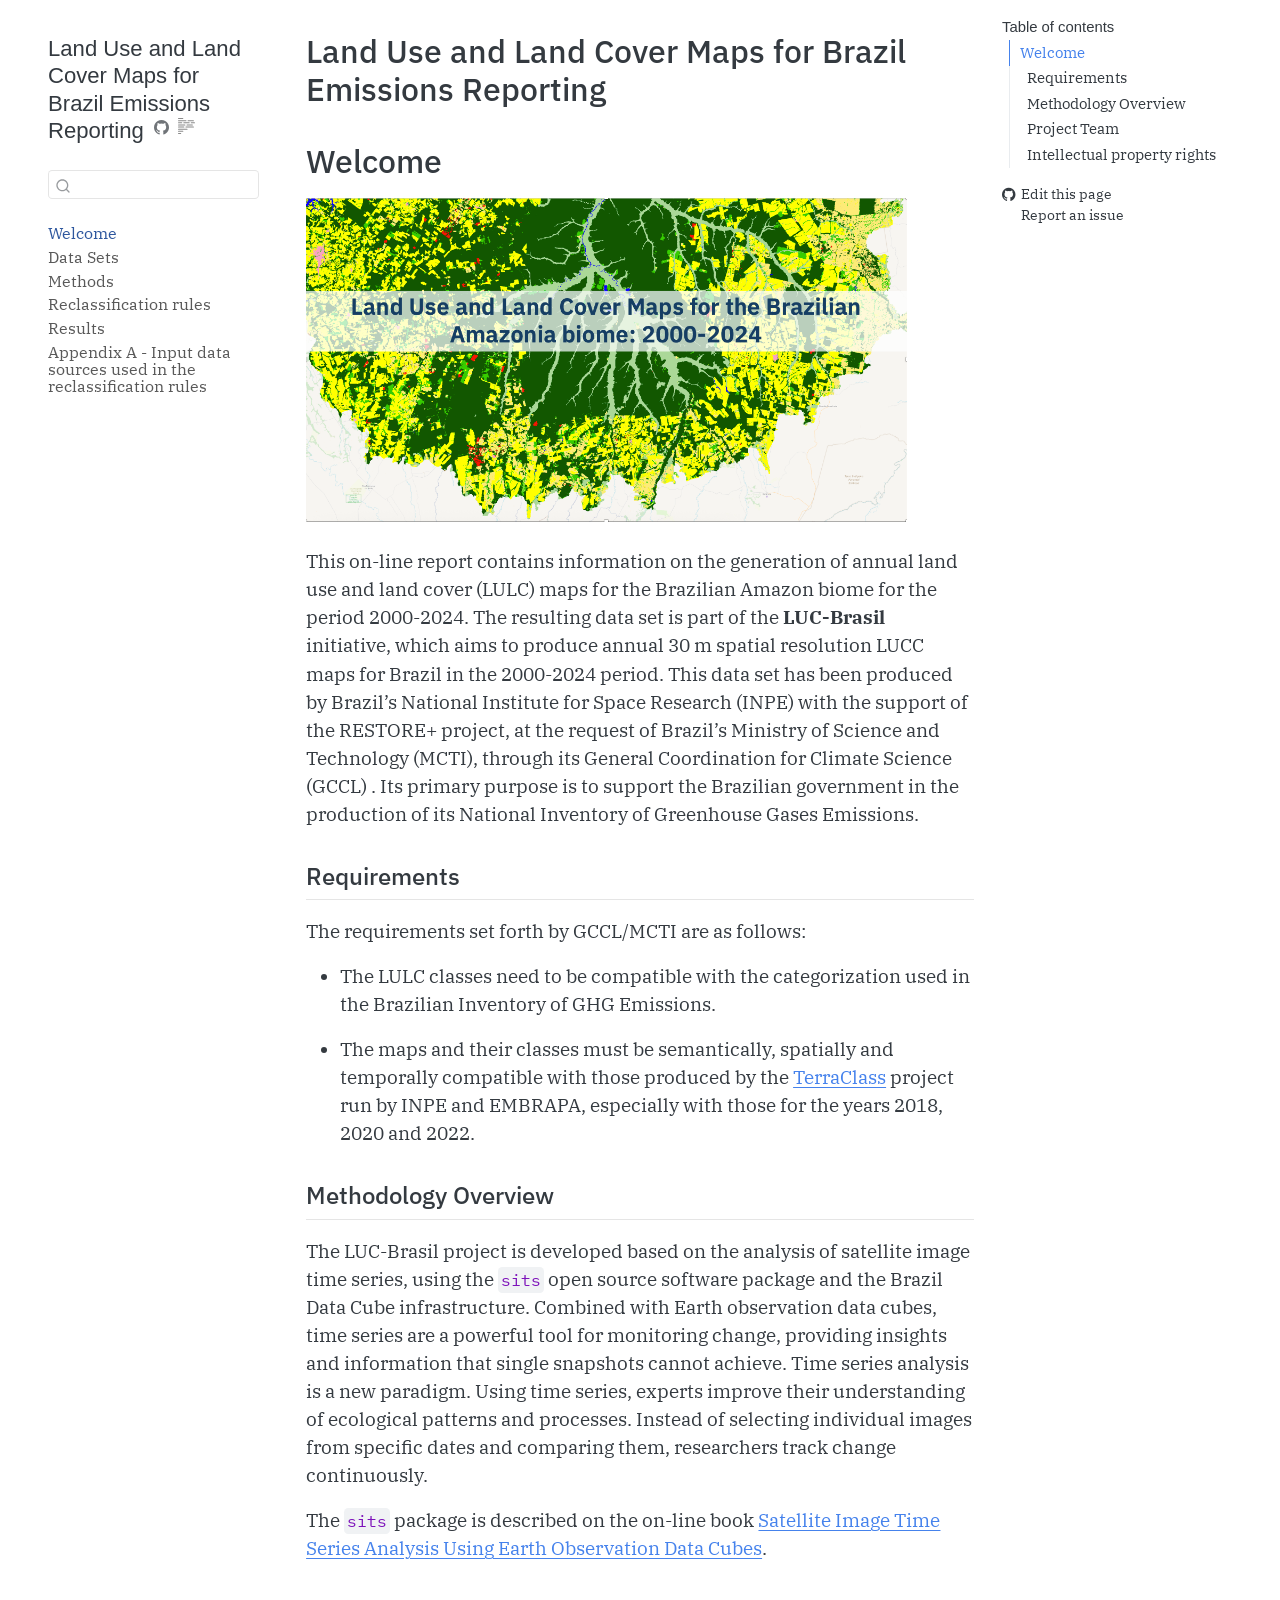
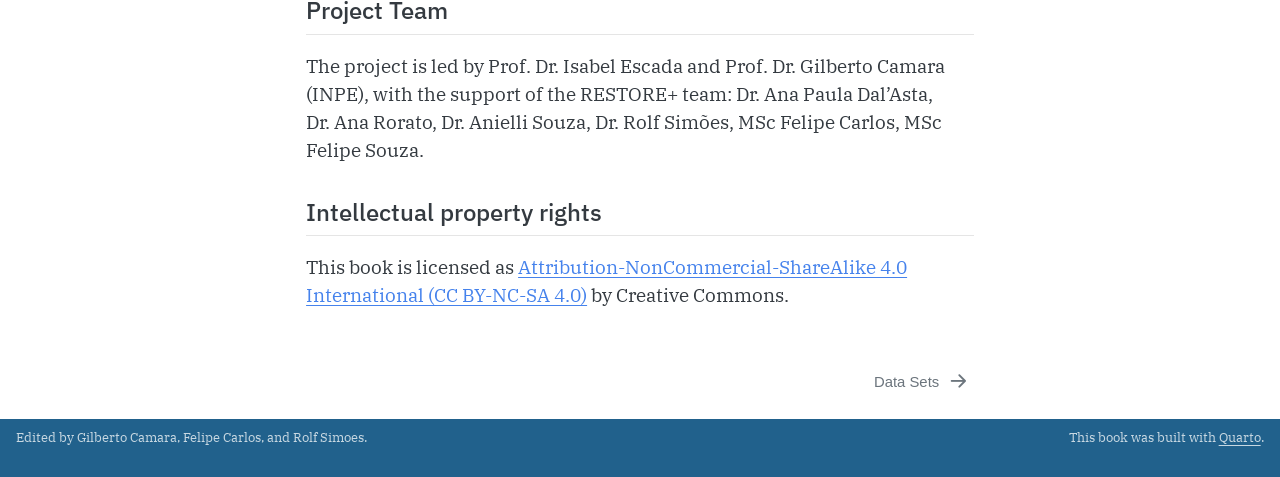
<file: docs/index.html>
<!DOCTYPE html>
<html xmlns="http://www.w3.org/1999/xhtml" lang="en" xml:lang="en"><head>
<meta http-equiv="Content-Type" content="text/html; charset=UTF-8">
<meta charset="utf-8">
<meta name="generator" content="quarto-1.10.18">
<meta name="viewport" content="width=device-width, initial-scale=1.0, user-scalable=yes">
<meta name="author" content="Gilberto Camara, Felipe Carlos, and Rolf Simoes">
<title>Land Use and Land Cover Maps for Brazil Emissions Reporting</title>
<style>
/* Default styles provided by pandoc.
** See https://pandoc.org/MANUAL.html#variables-for-html for config info.
*/
span.smallcaps{font-variant: small-caps;}
div.columns{display: flex; gap: 1.5em;}
div.column{flex: auto;}
@media screen {
div.columns{gap: min(4vw, 1.5em);}
div.column{overflow-x: auto;}
}
div.hanging-indent{margin-left: 1.5em; text-indent: -1.5em;}
ul.task-list{list-style: none;}
ul.task-list li input[type="checkbox"] {
  width: 0.8em;
  margin: 0 0.8em 0.2em -1em; /* quarto-specific, see https://github.com/quarto-dev/quarto-cli/issues/4556 */ 
  vertical-align: middle;
}
</style>

<script src="site_libs/quarto-nav/quarto-nav.js"></script>
<script src="site_libs/quarto-nav/headroom.min.js"></script>
<script src="site_libs/clipboard/clipboard.min.js"></script>
<script src="site_libs/quarto-search/autocomplete.umd.js"></script>
<script src="site_libs/quarto-search/fuse.min.js"></script>
<script src="site_libs/quarto-search/quarto-search.js"></script>
<meta name="quarto:offset" content="./">
<link href="./data.html" rel="next">
<script src="site_libs/quarto-html/quarto.js" type="module"></script>
<script src="site_libs/quarto-html/tabsets/tabsets.js" type="module"></script>
<script src="site_libs/quarto-html/popper.min.js"></script>
<script src="site_libs/quarto-html/tippy.umd.min.js"></script>
<script src="site_libs/quarto-html/anchor.min.js"></script>
<link href="site_libs/quarto-html/tippy.css" rel="stylesheet">
<link href="site_libs/quarto-html/quarto-syntax-highlighting-64a204ab8560d761af7679ceaba22944.css" rel="stylesheet" id="quarto-text-highlighting-styles">
<script src="site_libs/bootstrap/bootstrap.min.js"></script>
<link href="site_libs/bootstrap/bootstrap-icons.css" rel="stylesheet">
<link href="site_libs/bootstrap/bootstrap-fb714311b391b0cc506359a5f32b0783.min.css" rel="stylesheet" append-hash="true" id="quarto-bootstrap" data-mode="light"><script id="quarto-search-options" type="application/json">{
  "location": "sidebar",
  "copy-button": false,
  "collapse-after": 3,
  "panel-placement": "start",
  "type": "textbox",
  "limit": 50,
  "keyboard-shortcut": [
    "f",
    "/",
    "s"
  ],
  "show-item-context": false,
  "language": {
    "search-no-results-text": "No results",
    "search-matching-documents-text": "matching documents",
    "search-copy-link-title": "Copy link to search",
    "search-hide-matches-text": "Hide additional matches",
    "search-more-match-text": "more match in this document",
    "search-more-matches-text": "more matches in this document",
    "search-clear-button-title": "Clear",
    "search-text-placeholder": "",
    "search-detached-cancel-button-title": "Cancel",
    "search-submit-button-title": "Submit",
    "search-label": "Search"
  }
}</script>
</head>
<body class="nav-sidebar floating quarto-light">

<div id="quarto-search-results"></div>
  <header id="quarto-header" class="headroom fixed-top"><nav class="quarto-secondary-nav"><div class="container-fluid d-flex">
      <button type="button" class="quarto-btn-toggle btn" data-bs-toggle="collapse" role="button" data-bs-target=".quarto-sidebar-collapse-item" aria-controls="quarto-sidebar" aria-expanded="false" aria-label="Toggle sidebar navigation" onclick="if (window.quartoToggleHeadroom) { window.quartoToggleHeadroom(); }">
        <i class="bi bi-layout-text-sidebar-reverse"></i>
      </button>
        <nav class="quarto-page-breadcrumbs" aria-label="breadcrumb"><ol class="breadcrumb"><li class="breadcrumb-item"><a href="./index.html">Welcome</a></li></ol></nav>
        <a class="flex-grow-1" role="navigation" data-bs-toggle="collapse" data-bs-target=".quarto-sidebar-collapse-item" aria-controls="quarto-sidebar" aria-expanded="false" aria-label="Toggle sidebar navigation" onclick="if (window.quartoToggleHeadroom) { window.quartoToggleHeadroom(); }">      
        </a>
      <button type="button" class="btn quarto-search-button" aria-label="Search" onclick="window.quartoOpenSearch();">
        <i class="bi bi-search"></i>
      </button>
    </div>
  </nav></header><!-- content --><div id="quarto-content" class="quarto-container page-columns page-rows-contents page-layout-article">
<!-- sidebar -->
  <nav id="quarto-sidebar" class="sidebar collapse collapse-horizontal quarto-sidebar-collapse-item sidebar-navigation floating overflow-auto"><div class="pt-lg-2 mt-2 text-left sidebar-header">
    <div class="sidebar-title mb-0 py-0">
      <a href="./">Land Use and Land Cover Maps for Brazil Emissions Reporting</a> 
        <div class="sidebar-tools-main">
    <a href="https://github.com/restore-plus/docs" title="Source Code" class="quarto-navigation-tool px-1" aria-label="Source Code"><i class="bi bi-github"></i></a>
  <a href="" class="quarto-reader-toggle quarto-navigation-tool px-1" onclick="window.quartoToggleReader(); return false;" title="Toggle reader mode">
  <div class="quarto-reader-toggle-btn">
  <i class="bi"></i>
  </div>
</a>
</div>
    </div>
      </div>
        <div class="mt-2 flex-shrink-0 align-items-center">
        <div class="sidebar-search">
        <div id="quarto-search" class="" title="Search"></div>
        </div>
        </div>
    <div class="sidebar-menu-container"> 
    <ul class="list-unstyled mt-1">
<li class="sidebar-item">
  <div class="sidebar-item-container"> 
  <a href="./index.html" class="sidebar-item-text sidebar-link active">
 <span class="menu-text">Welcome</span></a>
  </div>
</li>
        <li class="sidebar-item">
  <div class="sidebar-item-container"> 
  <a href="./data.html" class="sidebar-item-text sidebar-link">
 <span class="menu-text">Data Sets</span></a>
  </div>
</li>
        <li class="sidebar-item">
  <div class="sidebar-item-container"> 
  <a href="./methods.html" class="sidebar-item-text sidebar-link">
 <span class="menu-text">Methods</span></a>
  </div>
</li>
        <li class="sidebar-item">
  <div class="sidebar-item-container"> 
  <a href="./reclassification.html" class="sidebar-item-text sidebar-link">
 <span class="menu-text">Reclassification rules</span></a>
  </div>
</li>
        <li class="sidebar-item">
  <div class="sidebar-item-container"> 
  <a href="./results.html" class="sidebar-item-text sidebar-link">
 <span class="menu-text">Results</span></a>
  </div>
</li>
        <li class="sidebar-item">
  <div class="sidebar-item-container"> 
  <a href="./appendix-a.html" class="sidebar-item-text sidebar-link">
 <span class="menu-text">Appendix A - Input data sources used in the reclassification rules</span></a>
  </div>
</li>
    </ul>
</div>
</nav><div id="quarto-sidebar-glass" class="quarto-sidebar-collapse-item" data-bs-toggle="collapse" data-bs-target=".quarto-sidebar-collapse-item"></div>
<!-- margin-sidebar -->
    <div id="quarto-margin-sidebar" class="sidebar margin-sidebar">
        <nav id="TOC" role="doc-toc" class="toc-active"><h2 id="toc-title">Table of contents</h2>
   
  <ul>
<li>
<a href="#welcome" id="toc-welcome" class="nav-link active" data-scroll-target="#welcome">Welcome</a>
  <ul class="collapse">
<li><a href="#requirements" id="toc-requirements" class="nav-link" data-scroll-target="#requirements">Requirements</a></li>
  <li><a href="#methodology-overview" id="toc-methodology-overview" class="nav-link" data-scroll-target="#methodology-overview">Methodology Overview</a></li>
  <li><a href="#project-team" id="toc-project-team" class="nav-link" data-scroll-target="#project-team">Project Team</a></li>
  <li><a href="#intellectual-property-rights" id="toc-intellectual-property-rights" class="nav-link" data-scroll-target="#intellectual-property-rights">Intellectual property rights</a></li>
  </ul>
</li>
  </ul><div class="toc-actions"><ul><li><a href="https://github.com/restore-plus/docs/edit/quarto/index.qmd" class="toc-action"><i class="bi bi-github"></i>Edit this page</a></li><li><a href="https://github.com/restore-plus/docs/issues/new" class="toc-action"><i class="bi empty"></i>Report an issue</a></li></ul></div></nav>
    </div>
<!-- main -->
<main class="content" id="quarto-document-content"><header id="title-block-header" class="quarto-title-block default"><div class="quarto-title">
<h1 class="title">Land Use and Land Cover Maps for Brazil Emissions Reporting</h1>
</div>



<div class="quarto-title-meta">

    
  
    
  </div>
  


</header><section id="welcome" class="level1 unnumbered"><h1 class="unnumbered">Welcome</h1>
<div class="cell">
<div class="cell-output-display">
<div>
<figure class="figure"><p><img src="./images/cover_art.png" class="img-fluid figure-img" style="width:90.0%"></p>
</figure>
</div>
</div>
</div>
<p>This on-line report contains information on the generation of annual land use and land cover (LULC) maps for the Brazilian Amazon biome for the period 2000-2024. The resulting data set is part of the <strong>LUC-Brasil</strong> initiative, which aims to produce annual 30 m spatial resolution LUCC maps for Brazil in the 2000-2024 period. This data set has been produced by Brazil’s National Institute for Space Research (INPE) with the support of the RESTORE+ project, at the request of Brazil’s Ministry of Science and Technology (MCTI), through its General Coordination for Climate Science (GCCL) . Its primary purpose is to support the Brazilian government in the production of its National Inventory of Greenhouse Gases Emissions.</p>
<section id="requirements" class="level2 unnumbered"><h2 class="unnumbered anchored" data-anchor-id="requirements">Requirements</h2>
<p>The requirements set forth by GCCL/MCTI are as follows:</p>
<ul>
<li><p>The LULC classes need to be compatible with the categorization used in the Brazilian Inventory of GHG Emissions.</p></li>
<li><p>The maps and their classes must be semantically, spatially and temporally compatible with those produced by the <a href="https://www.terraclass.gov.br/">TerraClass</a> project run by INPE and EMBRAPA, especially with those for the years 2018, 2020 and 2022.</p></li>
</ul></section><section id="methodology-overview" class="level2 unnumbered"><h2 class="unnumbered anchored" data-anchor-id="methodology-overview">Methodology Overview</h2>
<p>The LUC-Brasil project is developed based on the analysis of satellite image time series, using the <code>sits</code> open source software package and the Brazil Data Cube infrastructure. Combined with Earth observation data cubes, time series are a powerful tool for monitoring change, providing insights and information that single snapshots cannot achieve. Time series analysis is a new paradigm. Using time series, experts improve their understanding of ecological patterns and processes. Instead of selecting individual images from specific dates and comparing them, researchers track change continuously.</p>
<p>The <code>sits</code> package is described on the on-line book <a href="https://e-sensing.github.io/sitsbook/">Satellite Image Time Series Analysis Using Earth Observation Data Cubes</a>.</p>
</section><section id="project-team" class="level2 unnumbered"><h2 class="unnumbered anchored" data-anchor-id="project-team">Project Team</h2>
<p>The project is led by Prof.&nbsp;Dr.&nbsp;Isabel Escada and Prof.&nbsp;Dr.&nbsp;Gilberto Camara (INPE), with the support of the RESTORE+ team: Dr.&nbsp;Ana Paula Dal’Asta, Dr.&nbsp;Ana Rorato, Dr.&nbsp;Anielli Souza, Dr.&nbsp;Rolf Simões, MSc Felipe Carlos, MSc Felipe Souza.</p>
</section><section id="intellectual-property-rights" class="level2 unnumbered"><h2 class="unnumbered anchored" data-anchor-id="intellectual-property-rights">Intellectual property rights</h2>
<p>This book is licensed as <a href="https://creativecommons.org/licenses/by-nc-sa/4.0/">Attribution-NonCommercial-ShareAlike 4.0 International (CC BY-NC-SA 4.0)</a> by Creative Commons.</p>


</section></section></main><!-- /main --><script id="quarto-html-after-body" type="application/javascript">
  window.document.addEventListener("DOMContentLoaded", function (event) {
    const icon = "";
    const anchorJS = new window.AnchorJS();
    anchorJS.options = {
      placement: 'right',
      icon: icon
    };
    anchorJS.add('.anchored');
    const isCodeAnnotation = (el) => {
      for (const clz of el.classList) {
        if (clz.startsWith('code-annotation-')) {                     
          return true;
        }
      }
      return false;
    }
    const onCopySuccess = function(e) {
      // button target
      const button = e.trigger;
      // don't keep focus
      button.blur();
      // flash "checked"
      button.classList.add('code-copy-button-checked');
      var currentTitle = button.getAttribute("title");
      button.setAttribute("title", "Copied!");
      let tooltip;
      if (window.bootstrap) {
        button.setAttribute("data-bs-toggle", "tooltip");
        button.setAttribute("data-bs-placement", "left");
        button.setAttribute("data-bs-title", "Copied!");
        tooltip = new bootstrap.Tooltip(button, 
          { trigger: "manual", 
            customClass: "code-copy-button-tooltip",
            offset: [0, -8]});
        tooltip.show();    
      }
      setTimeout(function() {
        if (tooltip) {
          tooltip.hide();
          button.removeAttribute("data-bs-title");
          button.removeAttribute("data-bs-toggle");
          button.removeAttribute("data-bs-placement");
        }
        button.setAttribute("title", currentTitle);
        button.classList.remove('code-copy-button-checked');
      }, 1000);
      // clear code selection
      e.clearSelection();
    }
    const getTextToCopy = function(trigger) {
      const outerScaffold = trigger.parentElement.cloneNode(true);
      const codeEl = outerScaffold.querySelector('code');
      for (const childEl of codeEl.children) {
        if (isCodeAnnotation(childEl)) {
          childEl.remove();
        }
      }
      return codeEl.innerText;
    }
    const clipboard = new window.ClipboardJS('.code-copy-button:not([data-in-quarto-modal])', {
      text: getTextToCopy
    });
    clipboard.on('success', onCopySuccess);
    if (window.document.getElementById('quarto-embedded-source-code-modal')) {
      const clipboardModal = new window.ClipboardJS('.code-copy-button[data-in-quarto-modal]', {
        text: getTextToCopy,
        container: window.document.getElementById('quarto-embedded-source-code-modal')
      });
      clipboardModal.on('success', onCopySuccess);
    }
      var localhostRegex = new RegExp(/^(?:http|https):\/\/localhost\:?[0-9]*\//);
      var mailtoRegex = new RegExp(/^mailto:/);
        var filterRegex = new RegExp("https:\/\/restore-plus\.github\.io\/docs\/");
      var isInternal = (href) => {
          return filterRegex.test(href) || localhostRegex.test(href) || mailtoRegex.test(href);
      }
      // Inspect non-navigation links and adorn them if external
     var links = window.document.querySelectorAll('a[href]:not(.nav-link):not(.navbar-brand):not(.toc-action):not(.sidebar-link):not(.sidebar-item-toggle):not(.pagination-link):not(.no-external):not([aria-hidden]):not(.dropdown-item):not(.quarto-navigation-tool):not(.about-link)');
      for (var i=0; i<links.length; i++) {
        const link = links[i];
        if (!isInternal(link.href)) {
          // undo the damage that might have been done by quarto-nav.js in the case of
          // links that we want to consider external
          if (link.dataset.originalHref !== undefined) {
            link.href = link.dataset.originalHref;
          }
        }
      }
    function tippyHover(el, contentFn, onTriggerFn, onUntriggerFn) {
      const config = {
        allowHTML: true,
        maxWidth: 500,
        delay: 100,
        arrow: false,
        appendTo: function(el) {
            return el.parentElement;
        },
        interactive: true,
        interactiveBorder: 10,
        theme: 'quarto',
        placement: 'bottom-start',
      };
      if (contentFn) {
        config.content = contentFn;
      }
      if (onTriggerFn) {
        config.onTrigger = onTriggerFn;
      }
      if (onUntriggerFn) {
        config.onUntrigger = onUntriggerFn;
      }
      window.tippy(el, config); 
    }
    const noterefs = window.document.querySelectorAll('a[role="doc-noteref"]');
    for (var i=0; i<noterefs.length; i++) {
      const ref = noterefs[i];
      tippyHover(ref, function() {
        // use id or data attribute instead here
        let href = ref.getAttribute('data-footnote-href') || ref.getAttribute('href');
        try { href = new URL(href).hash; } catch {}
        const id = href.replace(/^#\/?/, "");
        const note = window.document.getElementById(id);
        if (note) {
          return note.innerHTML;
        } else {
          return "";
        }
      });
    }
    const xrefs = window.document.querySelectorAll('a.quarto-xref');
    const processXRef = (id, note) => {
      // Strip column container classes
      const stripColumnClz = (el) => {
        el.classList.remove("page-full", "page-columns");
        if (el.children) {
          for (const child of el.children) {
            stripColumnClz(child);
          }
        }
      }
      stripColumnClz(note)
      if (id === null || id.startsWith('sec-')) {
        // Special case sections, only their first couple elements
        const container = document.createElement("div");
        if (note.children && note.children.length > 2) {
          container.appendChild(note.children[0].cloneNode(true));
          for (let i = 1; i < note.children.length; i++) {
            const child = note.children[i];
            if (child.tagName === "P" && child.innerText === "") {
              continue;
            } else {
              container.appendChild(child.cloneNode(true));
              break;
            }
          }
          if (window.Quarto?.typesetMath) {
            window.Quarto.typesetMath(container);
          }
          return container.innerHTML
        } else {
          if (window.Quarto?.typesetMath) {
            window.Quarto.typesetMath(note);
          }
          return note.innerHTML;
        }
      } else {
        // Remove any anchor links if they are present
        const anchorLink = note.querySelector('a.anchorjs-link');
        if (anchorLink) {
          anchorLink.remove();
        }
        if (window.Quarto?.typesetMath) {
          window.Quarto.typesetMath(note);
        }
        if (note.classList.contains("callout")) {
          return note.outerHTML;
        } else {
          return note.innerHTML;
        }
      }
    }
    for (var i=0; i<xrefs.length; i++) {
      const xref = xrefs[i];
      tippyHover(xref, undefined, function(instance) {
        instance.disable();
        let url = xref.getAttribute('href');
        let hash = undefined; 
        if (url.startsWith('#')) {
          hash = url;
        } else {
          try { hash = new URL(url).hash; } catch {}
        }
        if (hash) {
          const id = hash.replace(/^#\/?/, "");
          const note = window.document.getElementById(id);
          if (note !== null) {
            try {
              const html = processXRef(id, note.cloneNode(true));
              instance.setContent(html);
            } finally {
              instance.enable();
              instance.show();
            }
          } else {
            // See if we can fetch this
            fetch(url.split('#')[0])
            .then(res => res.text())
            .then(html => {
              const parser = new DOMParser();
              const htmlDoc = parser.parseFromString(html, "text/html");
              const note = htmlDoc.getElementById(id);
              if (note !== null) {
                const html = processXRef(id, note);
                instance.setContent(html);
              } 
            }).finally(() => {
              instance.enable();
              instance.show();
            });
          }
        } else {
          // See if we can fetch a full url (with no hash to target)
          // This is a special case and we should probably do some content thinning / targeting
          fetch(url)
          .then(res => res.text())
          .then(html => {
            const parser = new DOMParser();
            const htmlDoc = parser.parseFromString(html, "text/html");
            const note = htmlDoc.querySelector('main.content');
            if (note !== null) {
              // This should only happen for chapter cross references
              // (since there is no id in the URL)
              // remove the first header
              if (note.children.length > 0 && note.children[0].tagName === "HEADER") {
                note.children[0].remove();
              }
              const html = processXRef(null, note);
              instance.setContent(html);
            } 
          }).finally(() => {
            instance.enable();
            instance.show();
          });
        }
      }, function(instance) {
      });
    }
        let selectedAnnoteEl;
        const selectorForAnnotation = ( cell, annotation) => {
          let cellAttr = 'data-code-cell="' + cell + '"';
          let lineAttr = 'data-code-annotation="' +  annotation + '"';
          const selector = 'span[' + cellAttr + '][' + lineAttr + ']';
          return selector;
        }
        const selectCodeLines = (annoteEl) => {
          const doc = window.document;
          const targetCell = annoteEl.getAttribute("data-target-cell");
          const targetAnnotation = annoteEl.getAttribute("data-target-annotation");
          const annoteSpan = window.document.querySelector(selectorForAnnotation(targetCell, targetAnnotation));
          const lines = annoteSpan.getAttribute("data-code-lines").split(",");
          const lineIds = lines.map((line) => {
            return targetCell + "-" + line;
          })
          let top = null;
          let height = null;
          let parent = null;
          if (lineIds.length > 0) {
              //compute the position of the single el (top and bottom and make a div)
              const el = window.document.getElementById(lineIds[0]);
              top = el.offsetTop;
              height = el.offsetHeight;
              parent = el.parentElement.parentElement;
            if (lineIds.length > 1) {
              const lastEl = window.document.getElementById(lineIds[lineIds.length - 1]);
              const bottom = lastEl.offsetTop + lastEl.offsetHeight;
              height = bottom - top;
            }
            if (top !== null && height !== null && parent !== null) {
              // cook up a div (if necessary) and position it 
              let div = window.document.getElementById("code-annotation-line-highlight");
              if (div === null) {
                div = window.document.createElement("div");
                div.setAttribute("id", "code-annotation-line-highlight");
                div.style.position = 'absolute';
                parent.appendChild(div);
              }
              div.style.top = top - 2 + "px";
              div.style.height = height + 4 + "px";
              div.style.left = 0;
              let gutterDiv = window.document.getElementById("code-annotation-line-highlight-gutter");
              if (gutterDiv === null) {
                gutterDiv = window.document.createElement("div");
                gutterDiv.setAttribute("id", "code-annotation-line-highlight-gutter");
                gutterDiv.style.position = 'absolute';
                const codeCell = window.document.getElementById(targetCell);
                const gutter = codeCell.querySelector('.code-annotation-gutter');
                gutter.appendChild(gutterDiv);
              }
              gutterDiv.style.top = top - 2 + "px";
              gutterDiv.style.height = height + 4 + "px";
            }
            selectedAnnoteEl = annoteEl;
          }
        };
        const unselectCodeLines = () => {
          const elementsIds = ["code-annotation-line-highlight", "code-annotation-line-highlight-gutter"];
          elementsIds.forEach((elId) => {
            const div = window.document.getElementById(elId);
            if (div) {
              div.remove();
            }
          });
          selectedAnnoteEl = undefined;
        };
          // Handle positioning of the toggle
      window.addEventListener(
        "resize",
        throttle(() => {
          elRect = undefined;
          if (selectedAnnoteEl) {
            selectCodeLines(selectedAnnoteEl);
          }
        }, 10)
      );
      function throttle(fn, ms) {
      let throttle = false;
      let timer;
        return (...args) => {
          if(!throttle) { // first call gets through
              fn.apply(this, args);
              throttle = true;
          } else { // all the others get throttled
              if(timer) clearTimeout(timer); // cancel #2
              timer = setTimeout(() => {
                fn.apply(this, args);
                timer = throttle = false;
              }, ms);
          }
        };
      }
        // Attach click handler to the DT
        const annoteDls = window.document.querySelectorAll('dt[data-target-cell]');
        for (const annoteDlNode of annoteDls) {
          annoteDlNode.addEventListener('click', (event) => {
            const clickedEl = event.target;
            if (clickedEl !== selectedAnnoteEl) {
              unselectCodeLines();
              const activeEl = window.document.querySelector('dt[data-target-cell].code-annotation-active');
              if (activeEl) {
                activeEl.classList.remove('code-annotation-active');
              }
              selectCodeLines(clickedEl);
              clickedEl.classList.add('code-annotation-active');
            } else {
              // Unselect the line
              unselectCodeLines();
              clickedEl.classList.remove('code-annotation-active');
            }
          });
        }
    const findCites = (el) => {
      const parentEl = el.parentElement;
      if (parentEl) {
        const cites = parentEl.dataset.cites;
        if (cites) {
          return {
            el,
            cites: cites.split(' ')
          };
        } else {
          return findCites(el.parentElement)
        }
      } else {
        return undefined;
      }
    };
    var bibliorefs = window.document.querySelectorAll('a[role="doc-biblioref"]');
    for (var i=0; i<bibliorefs.length; i++) {
      const ref = bibliorefs[i];
      const citeInfo = findCites(ref);
      if (citeInfo) {
        tippyHover(citeInfo.el, function() {
          var popup = window.document.createElement('div');
          citeInfo.cites.forEach(function(cite) {
            var citeDiv = window.document.createElement('div');
            citeDiv.classList.add('hanging-indent');
            citeDiv.classList.add('csl-entry');
            var biblioDiv = window.document.getElementById('ref-' + cite);
            if (biblioDiv) {
              citeDiv.innerHTML = biblioDiv.innerHTML;
            }
            popup.appendChild(citeDiv);
          });
          return popup.innerHTML;
        });
      }
    }
  });
  </script><nav class="page-navigation"><div class="nav-page nav-page-previous">
  </div>
  <div class="nav-page nav-page-next">
      <a href="./data.html" class="pagination-link" aria-label="Data Sets">
        <span class="nav-page-text">Data Sets</span> <i class="bi bi-arrow-right-short"></i>
      </a>
  </div>
</nav>
</div> <!-- /content -->
<footer class="footer"><div class="nav-footer">
    <div class="nav-footer-left">
<p>Edited by Gilberto Camara, Felipe Carlos, and Rolf Simoes.</p>
</div>   
    <div class="nav-footer-center">
      &nbsp;
    <div class="toc-actions d-sm-block d-md-none"><ul><li><a href="https://github.com/restore-plus/docs/edit/quarto/index.qmd" class="toc-action"><i class="bi bi-github"></i>Edit this page</a></li><li><a href="https://github.com/restore-plus/docs/issues/new" class="toc-action"><i class="bi empty"></i>Report an issue</a></li></ul></div></div>
    <div class="nav-footer-right">
<p>This book was built with <a href="https://quarto.org/">Quarto</a>.</p>
</div>
  </div>
</footer>


</body></html>
</file>
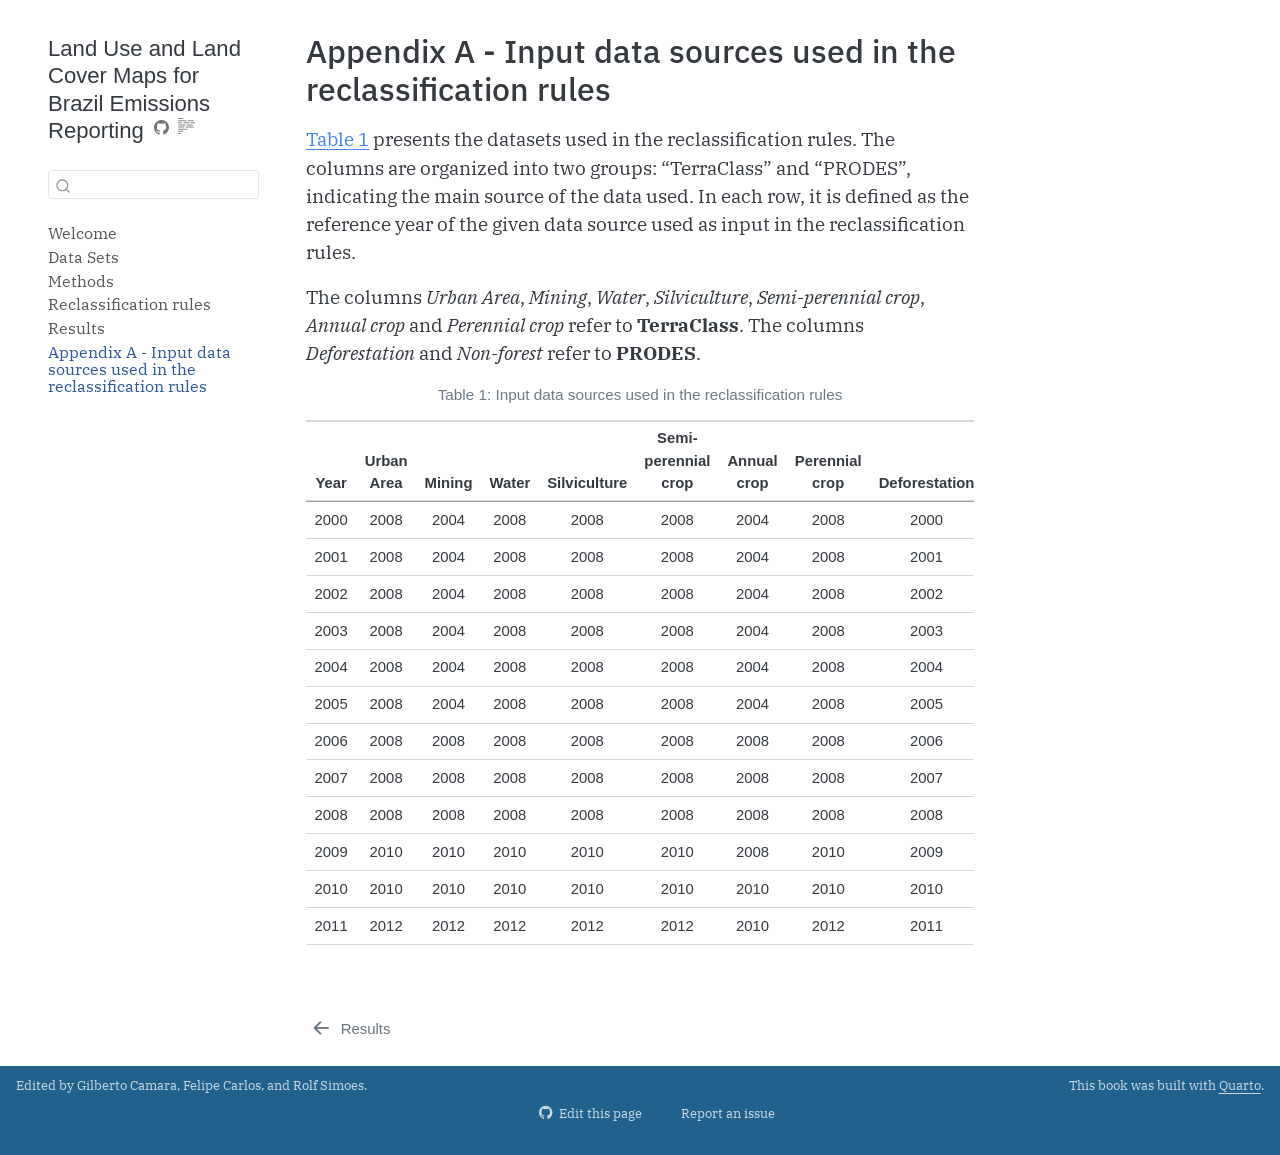
<file: docs/appendix-a.html>
<!DOCTYPE html>
<html xmlns="http://www.w3.org/1999/xhtml" lang="en" xml:lang="en"><head>

<meta charset="utf-8">
<meta name="generator" content="quarto-1.10.18">

<meta name="viewport" content="width=device-width, initial-scale=1.0, user-scalable=yes">

<meta name="author" content="Gilberto Camara, Felipe Carlos, and Rolf Simoes">

<title>Appendix A - Input data sources used in the reclassification rules – Land Use and Land Cover Maps for Brazil Emissions Reporting</title>
<style>
/* Default styles provided by pandoc.
** See https://pandoc.org/MANUAL.html#variables-for-html for config info.
*/
span.smallcaps{font-variant: small-caps;}
div.columns{display: flex; gap: 1.5em;}
div.column{flex: auto;}
@media screen {
div.columns{gap: min(4vw, 1.5em);}
div.column{overflow-x: auto;}
}
div.hanging-indent{margin-left: 1.5em; text-indent: -1.5em;}
ul.task-list{list-style: none;}
ul.task-list li input[type="checkbox"] {
  width: 0.8em;
  margin: 0 0.8em 0.2em -1em; /* quarto-specific, see https://github.com/quarto-dev/quarto-cli/issues/4556 */ 
  vertical-align: middle;
}
</style>


<script src="site_libs/quarto-nav/quarto-nav.js"></script>
<script src="site_libs/quarto-nav/headroom.min.js"></script>
<script src="site_libs/clipboard/clipboard.min.js"></script>
<script src="site_libs/quarto-search/autocomplete.umd.js"></script>
<script src="site_libs/quarto-search/fuse.min.js"></script>
<script src="site_libs/quarto-search/quarto-search.js"></script>
<meta name="quarto:offset" content="./">
<link href="./results.html" rel="prev">
<script src="site_libs/quarto-html/quarto.js" type="module"></script>
<script src="site_libs/quarto-html/tabsets/tabsets.js" type="module"></script>
<script src="site_libs/quarto-html/popper.min.js"></script>
<script src="site_libs/quarto-html/tippy.umd.min.js"></script>
<script src="site_libs/quarto-html/anchor.min.js"></script>
<link href="site_libs/quarto-html/tippy.css" rel="stylesheet">
<link href="site_libs/quarto-html/quarto-syntax-highlighting-64a204ab8560d761af7679ceaba22944.css" rel="stylesheet" id="quarto-text-highlighting-styles">
<script src="site_libs/bootstrap/bootstrap.min.js"></script>
<link href="site_libs/bootstrap/bootstrap-icons.css" rel="stylesheet">
<link href="site_libs/bootstrap/bootstrap-fb714311b391b0cc506359a5f32b0783.min.css" rel="stylesheet" append-hash="true" id="quarto-bootstrap" data-mode="light">
<script id="quarto-search-options" type="application/json">{
  "location": "sidebar",
  "copy-button": false,
  "collapse-after": 3,
  "panel-placement": "start",
  "type": "textbox",
  "limit": 50,
  "keyboard-shortcut": [
    "f",
    "/",
    "s"
  ],
  "show-item-context": false,
  "language": {
    "search-no-results-text": "No results",
    "search-matching-documents-text": "matching documents",
    "search-copy-link-title": "Copy link to search",
    "search-hide-matches-text": "Hide additional matches",
    "search-more-match-text": "more match in this document",
    "search-more-matches-text": "more matches in this document",
    "search-clear-button-title": "Clear",
    "search-text-placeholder": "",
    "search-detached-cancel-button-title": "Cancel",
    "search-submit-button-title": "Submit",
    "search-label": "Search"
  }
}</script>


</head>

<body class="nav-sidebar floating quarto-light">

<div id="quarto-search-results"></div>
  <header id="quarto-header" class="headroom fixed-top">
  <nav class="quarto-secondary-nav">
    <div class="container-fluid d-flex">
      <button type="button" class="quarto-btn-toggle btn" data-bs-toggle="collapse" role="button" data-bs-target=".quarto-sidebar-collapse-item" aria-controls="quarto-sidebar" aria-expanded="false" aria-label="Toggle sidebar navigation" onclick="if (window.quartoToggleHeadroom) { window.quartoToggleHeadroom(); }">
        <i class="bi bi-layout-text-sidebar-reverse"></i>
      </button>
        <nav class="quarto-page-breadcrumbs" aria-label="breadcrumb"><ol class="breadcrumb"><li class="breadcrumb-item"><a href="./appendix-a.html">Appendix A - Input data sources used in the reclassification rules</a></li></ol></nav>
        <a class="flex-grow-1" role="navigation" data-bs-toggle="collapse" data-bs-target=".quarto-sidebar-collapse-item" aria-controls="quarto-sidebar" aria-expanded="false" aria-label="Toggle sidebar navigation" onclick="if (window.quartoToggleHeadroom) { window.quartoToggleHeadroom(); }">      
        </a>
      <button type="button" class="btn quarto-search-button" aria-label="Search" onclick="window.quartoOpenSearch();">
        <i class="bi bi-search"></i>
      </button>
    </div>
  </nav>
</header>
<!-- content -->
<div id="quarto-content" class="quarto-container page-columns page-rows-contents page-layout-article">
<!-- sidebar -->
  <nav id="quarto-sidebar" class="sidebar collapse collapse-horizontal quarto-sidebar-collapse-item sidebar-navigation floating overflow-auto">
    <div class="pt-lg-2 mt-2 text-left sidebar-header">
    <div class="sidebar-title mb-0 py-0">
      <a href="./">Land Use and Land Cover Maps for Brazil Emissions Reporting</a> 
        <div class="sidebar-tools-main">
    <a href="https://github.com/restore-plus/docs" title="Source Code" class="quarto-navigation-tool px-1" aria-label="Source Code"><i class="bi bi-github"></i></a>
  <a href="" class="quarto-reader-toggle quarto-navigation-tool px-1" onclick="window.quartoToggleReader(); return false;" title="Toggle reader mode">
  <div class="quarto-reader-toggle-btn">
  <i class="bi"></i>
  </div>
</a>
</div>
    </div>
      </div>
        <div class="mt-2 flex-shrink-0 align-items-center">
        <div class="sidebar-search">
        <div id="quarto-search" class="" title="Search"></div>
        </div>
        </div>
    <div class="sidebar-menu-container"> 
    <ul class="list-unstyled mt-1">
        <li class="sidebar-item">
  <div class="sidebar-item-container"> 
  <a href="./index.html" class="sidebar-item-text sidebar-link">
 <span class="menu-text">Welcome</span></a>
  </div>
</li>
        <li class="sidebar-item">
  <div class="sidebar-item-container"> 
  <a href="./data.html" class="sidebar-item-text sidebar-link">
 <span class="menu-text">Data Sets</span></a>
  </div>
</li>
        <li class="sidebar-item">
  <div class="sidebar-item-container"> 
  <a href="./methods.html" class="sidebar-item-text sidebar-link">
 <span class="menu-text">Methods</span></a>
  </div>
</li>
        <li class="sidebar-item">
  <div class="sidebar-item-container"> 
  <a href="./reclassification.html" class="sidebar-item-text sidebar-link">
 <span class="menu-text">Reclassification rules</span></a>
  </div>
</li>
        <li class="sidebar-item">
  <div class="sidebar-item-container"> 
  <a href="./results.html" class="sidebar-item-text sidebar-link">
 <span class="menu-text">Results</span></a>
  </div>
</li>
        <li class="sidebar-item">
  <div class="sidebar-item-container"> 
  <a href="./appendix-a.html" class="sidebar-item-text sidebar-link active">
 <span class="menu-text">Appendix A - Input data sources used in the reclassification rules</span></a>
  </div>
</li>
    </ul>
    </div>
</nav>
<div id="quarto-sidebar-glass" class="quarto-sidebar-collapse-item" data-bs-toggle="collapse" data-bs-target=".quarto-sidebar-collapse-item"></div>
<!-- margin-sidebar -->
    <div id="quarto-margin-sidebar" class="sidebar margin-sidebar zindex-bottom">
        
    </div>
<!-- main -->
<main class="content" id="quarto-document-content">

<header id="title-block-header" class="quarto-title-block default">
<div class="quarto-title">
<h1 class="title"><span id="sec-appendix-a" class="quarto-section-identifier">Appendix A - Input data sources used in the reclassification rules</span></h1>
</div>



<div class="quarto-title-meta">

    
  
    
  </div>
  


</header>


<p><a href="#tbl-input-sources" class="quarto-xref">Table&nbsp;<span>1</span></a> presents the datasets used in the reclassification rules. The columns are organized into two groups: “TerraClass” and “PRODES”, indicating the main source of the data used. In each row, it is defined as the reference year of the given data source used as input in the reclassification rules.</p>
<p>The columns <em>Urban Area</em>, <em>Mining</em>, <em>Water</em>, <em>Silviculture</em>, <em>Semi-perennial crop</em>, <em>Annual crop</em> and <em>Perennial crop</em> refer to <strong>TerraClass</strong>. The columns <em>Deforestation</em> and <em>Non-forest</em> refer to <strong>PRODES</strong>.</p>
<div id="tbl-input-sources" class="quarto-float quarto-figure quarto-figure-center anchored">
<figure class="quarto-float quarto-float-tbl figure">
<figcaption class="quarto-float-caption-top quarto-float-caption quarto-float-tbl" id="tbl-input-sources-caption-0ceaefa1-69ba-4598-a22c-09a6ac19f8ca">
Table&nbsp;1: Input data sources used in the reclassification rules
</figcaption>
<div aria-describedby="tbl-input-sources-caption-0ceaefa1-69ba-4598-a22c-09a6ac19f8ca">
<div class="table-responsive table-tall" tabindex="0" role="region" aria-label="Input data sources used in the reclassification rules">
<table class="caption-top table">
<colgroup>
<col style="width: 10%">
<col style="width: 10%">
<col style="width: 10%">
<col style="width: 10%">
<col style="width: 10%">
<col style="width: 10%">
<col style="width: 10%">
<col style="width: 10%">
<col style="width: 10%">
<col style="width: 10%">
</colgroup>
<thead>
<tr class="header">
<th>Year</th>
<th>Urban Area</th>
<th>Mining</th>
<th>Water</th>
<th>Silviculture</th>
<th>Semi-perennial crop</th>
<th>Annual crop</th>
<th>Perennial crop</th>
<th>Deforestation</th>
<th>Non-forest</th>
</tr>
</thead>
<tbody>
<tr class="odd">
<td>2000</td>
<td>2008</td>
<td>2004</td>
<td>2008</td>
<td>2008</td>
<td>2008</td>
<td>2004</td>
<td>2008</td>
<td>2000</td>
<td>2000</td>
</tr>
<tr class="even">
<td>2001</td>
<td>2008</td>
<td>2004</td>
<td>2008</td>
<td>2008</td>
<td>2008</td>
<td>2004</td>
<td>2008</td>
<td>2001</td>
<td>2001</td>
</tr>
<tr class="odd">
<td>2002</td>
<td>2008</td>
<td>2004</td>
<td>2008</td>
<td>2008</td>
<td>2008</td>
<td>2004</td>
<td>2008</td>
<td>2002</td>
<td>2002</td>
</tr>
<tr class="even">
<td>2003</td>
<td>2008</td>
<td>2004</td>
<td>2008</td>
<td>2008</td>
<td>2008</td>
<td>2004</td>
<td>2008</td>
<td>2003</td>
<td>2003</td>
</tr>
<tr class="odd">
<td>2004</td>
<td>2008</td>
<td>2004</td>
<td>2008</td>
<td>2008</td>
<td>2008</td>
<td>2004</td>
<td>2008</td>
<td>2004</td>
<td>2004</td>
</tr>
<tr class="even">
<td>2005</td>
<td>2008</td>
<td>2004</td>
<td>2008</td>
<td>2008</td>
<td>2008</td>
<td>2004</td>
<td>2008</td>
<td>2005</td>
<td>2005</td>
</tr>
<tr class="odd">
<td>2006</td>
<td>2008</td>
<td>2008</td>
<td>2008</td>
<td>2008</td>
<td>2008</td>
<td>2008</td>
<td>2008</td>
<td>2006</td>
<td>2006</td>
</tr>
<tr class="even">
<td>2007</td>
<td>2008</td>
<td>2008</td>
<td>2008</td>
<td>2008</td>
<td>2008</td>
<td>2008</td>
<td>2008</td>
<td>2007</td>
<td>2007</td>
</tr>
<tr class="odd">
<td>2008</td>
<td>2008</td>
<td>2008</td>
<td>2008</td>
<td>2008</td>
<td>2008</td>
<td>2008</td>
<td>2008</td>
<td>2008</td>
<td>2008</td>
</tr>
<tr class="even">
<td>2009</td>
<td>2010</td>
<td>2010</td>
<td>2010</td>
<td>2010</td>
<td>2010</td>
<td>2008</td>
<td>2010</td>
<td>2009</td>
<td>2009</td>
</tr>
<tr class="odd">
<td>2010</td>
<td>2010</td>
<td>2010</td>
<td>2010</td>
<td>2010</td>
<td>2010</td>
<td>2010</td>
<td>2010</td>
<td>2010</td>
<td>2010</td>
</tr>
<tr class="even">
<td>2011</td>
<td>2012</td>
<td>2012</td>
<td>2012</td>
<td>2012</td>
<td>2012</td>
<td>2010</td>
<td>2012</td>
<td>2011</td>
<td>2011</td>
</tr>
<tr class="odd">
<td>2012</td>
<td>2012</td>
<td>2012</td>
<td>2012</td>
<td>2012</td>
<td>2012</td>
<td>2012</td>
<td>2012</td>
<td>2012</td>
<td>2012</td>
</tr>
<tr class="even">
<td>2013</td>
<td>2014</td>
<td>2014</td>
<td>2014</td>
<td>2014</td>
<td>2014</td>
<td>2012</td>
<td>2014</td>
<td>2013</td>
<td>2013</td>
</tr>
<tr class="odd">
<td>2014</td>
<td>2014</td>
<td>2014</td>
<td>2014</td>
<td>2014</td>
<td>2014</td>
<td>2014</td>
<td>2014</td>
<td>2014</td>
<td>2014</td>
</tr>
<tr class="even">
<td>2015</td>
<td>2018</td>
<td>2014</td>
<td>2014</td>
<td>2018</td>
<td>2018</td>
<td>2014</td>
<td>2018</td>
<td>2015</td>
<td>2015</td>
</tr>
<tr class="odd">
<td>2016</td>
<td>2018</td>
<td>2014</td>
<td>2014</td>
<td>2018</td>
<td>2018</td>
<td>2014</td>
<td>2018</td>
<td>2016</td>
<td>2016</td>
</tr>
<tr class="even">
<td>2017</td>
<td>2018</td>
<td>2018</td>
<td>2018</td>
<td>2018</td>
<td>2018</td>
<td>2018</td>
<td>2018</td>
<td>2017</td>
<td>2017</td>
</tr>
<tr class="odd">
<td>2018</td>
<td>2018</td>
<td>2018</td>
<td>2018</td>
<td>2018</td>
<td>2018</td>
<td>2018</td>
<td>2018</td>
<td>2018</td>
<td>2018</td>
</tr>
<tr class="even">
<td>2019</td>
<td>2018</td>
<td>2018</td>
<td>2018</td>
<td>2018</td>
<td>2018</td>
<td>2020</td>
<td>2020</td>
<td>2019</td>
<td>2019</td>
</tr>
<tr class="odd">
<td>2020</td>
<td>2020</td>
<td>2020</td>
<td>2020</td>
<td>2020</td>
<td>2020</td>
<td>2020</td>
<td>2020</td>
<td>2020</td>
<td>2020</td>
</tr>
<tr class="even">
<td>2021</td>
<td>2020</td>
<td>2020</td>
<td>2020</td>
<td>2020</td>
<td>2020</td>
<td>2020</td>
<td>2022</td>
<td>2021</td>
<td>2021</td>
</tr>
<tr class="odd">
<td>2022</td>
<td>2022</td>
<td>2022</td>
<td>2022</td>
<td>2022</td>
<td>2022</td>
<td>2022</td>
<td>2022</td>
<td>2022</td>
<td>2022</td>
</tr>
<tr class="even">
<td>2023</td>
<td>2022</td>
<td>2024</td>
<td>2024</td>
<td>2024</td>
<td>2024</td>
<td>2024</td>
<td>2024</td>
<td>2023</td>
<td>2023</td>
</tr>
<tr class="odd">
<td>2024</td>
<td>2024</td>
<td>2024</td>
<td>2024</td>
<td>2024</td>
<td>2024</td>
<td>2024</td>
<td>2024</td>
<td>2024</td>
<td>2024</td>
</tr>
</tbody>
</table>
</div>
</div>
</figure>
</div>



</main> <!-- /main -->
<script id="quarto-html-after-body" type="application/javascript">
  window.document.addEventListener("DOMContentLoaded", function (event) {
    const icon = "";
    const anchorJS = new window.AnchorJS();
    anchorJS.options = {
      placement: 'right',
      icon: icon
    };
    anchorJS.add('.anchored');
    const isCodeAnnotation = (el) => {
      for (const clz of el.classList) {
        if (clz.startsWith('code-annotation-')) {                     
          return true;
        }
      }
      return false;
    }
    const onCopySuccess = function(e) {
      // button target
      const button = e.trigger;
      // don't keep focus
      button.blur();
      // flash "checked"
      button.classList.add('code-copy-button-checked');
      var currentTitle = button.getAttribute("title");
      button.setAttribute("title", "Copied!");
      let tooltip;
      if (window.bootstrap) {
        button.setAttribute("data-bs-toggle", "tooltip");
        button.setAttribute("data-bs-placement", "left");
        button.setAttribute("data-bs-title", "Copied!");
        tooltip = new bootstrap.Tooltip(button, 
          { trigger: "manual", 
            customClass: "code-copy-button-tooltip",
            offset: [0, -8]});
        tooltip.show();    
      }
      setTimeout(function() {
        if (tooltip) {
          tooltip.hide();
          button.removeAttribute("data-bs-title");
          button.removeAttribute("data-bs-toggle");
          button.removeAttribute("data-bs-placement");
        }
        button.setAttribute("title", currentTitle);
        button.classList.remove('code-copy-button-checked');
      }, 1000);
      // clear code selection
      e.clearSelection();
    }
    const getTextToCopy = function(trigger) {
      const outerScaffold = trigger.parentElement.cloneNode(true);
      const codeEl = outerScaffold.querySelector('code');
      for (const childEl of codeEl.children) {
        if (isCodeAnnotation(childEl)) {
          childEl.remove();
        }
      }
      return codeEl.innerText;
    }
    const clipboard = new window.ClipboardJS('.code-copy-button:not([data-in-quarto-modal])', {
      text: getTextToCopy
    });
    clipboard.on('success', onCopySuccess);
    if (window.document.getElementById('quarto-embedded-source-code-modal')) {
      const clipboardModal = new window.ClipboardJS('.code-copy-button[data-in-quarto-modal]', {
        text: getTextToCopy,
        container: window.document.getElementById('quarto-embedded-source-code-modal')
      });
      clipboardModal.on('success', onCopySuccess);
    }
      var localhostRegex = new RegExp(/^(?:http|https):\/\/localhost\:?[0-9]*\//);
      var mailtoRegex = new RegExp(/^mailto:/);
        var filterRegex = new RegExp("https:\/\/restore-plus\.github\.io\/docs\/");
      var isInternal = (href) => {
          return filterRegex.test(href) || localhostRegex.test(href) || mailtoRegex.test(href);
      }
      // Inspect non-navigation links and adorn them if external
     var links = window.document.querySelectorAll('a[href]:not(.nav-link):not(.navbar-brand):not(.toc-action):not(.sidebar-link):not(.sidebar-item-toggle):not(.pagination-link):not(.no-external):not([aria-hidden]):not(.dropdown-item):not(.quarto-navigation-tool):not(.about-link)');
      for (var i=0; i<links.length; i++) {
        const link = links[i];
        if (!isInternal(link.href)) {
          // undo the damage that might have been done by quarto-nav.js in the case of
          // links that we want to consider external
          if (link.dataset.originalHref !== undefined) {
            link.href = link.dataset.originalHref;
          }
        }
      }
    function tippyHover(el, contentFn, onTriggerFn, onUntriggerFn) {
      const config = {
        allowHTML: true,
        maxWidth: 500,
        delay: 100,
        arrow: false,
        appendTo: function(el) {
            return el.parentElement;
        },
        interactive: true,
        interactiveBorder: 10,
        theme: 'quarto',
        placement: 'bottom-start',
      };
      if (contentFn) {
        config.content = contentFn;
      }
      if (onTriggerFn) {
        config.onTrigger = onTriggerFn;
      }
      if (onUntriggerFn) {
        config.onUntrigger = onUntriggerFn;
      }
      window.tippy(el, config); 
    }
    const noterefs = window.document.querySelectorAll('a[role="doc-noteref"]');
    for (var i=0; i<noterefs.length; i++) {
      const ref = noterefs[i];
      tippyHover(ref, function() {
        // use id or data attribute instead here
        let href = ref.getAttribute('data-footnote-href') || ref.getAttribute('href');
        try { href = new URL(href).hash; } catch {}
        const id = href.replace(/^#\/?/, "");
        const note = window.document.getElementById(id);
        if (note) {
          return note.innerHTML;
        } else {
          return "";
        }
      });
    }
    const xrefs = window.document.querySelectorAll('a.quarto-xref');
    const processXRef = (id, note) => {
      // Strip column container classes
      const stripColumnClz = (el) => {
        el.classList.remove("page-full", "page-columns");
        if (el.children) {
          for (const child of el.children) {
            stripColumnClz(child);
          }
        }
      }
      stripColumnClz(note)
      if (id === null || id.startsWith('sec-')) {
        // Special case sections, only their first couple elements
        const container = document.createElement("div");
        if (note.children && note.children.length > 2) {
          container.appendChild(note.children[0].cloneNode(true));
          for (let i = 1; i < note.children.length; i++) {
            const child = note.children[i];
            if (child.tagName === "P" && child.innerText === "") {
              continue;
            } else {
              container.appendChild(child.cloneNode(true));
              break;
            }
          }
          if (window.Quarto?.typesetMath) {
            window.Quarto.typesetMath(container);
          }
          return container.innerHTML
        } else {
          if (window.Quarto?.typesetMath) {
            window.Quarto.typesetMath(note);
          }
          return note.innerHTML;
        }
      } else {
        // Remove any anchor links if they are present
        const anchorLink = note.querySelector('a.anchorjs-link');
        if (anchorLink) {
          anchorLink.remove();
        }
        if (window.Quarto?.typesetMath) {
          window.Quarto.typesetMath(note);
        }
        if (note.classList.contains("callout")) {
          return note.outerHTML;
        } else {
          return note.innerHTML;
        }
      }
    }
    for (var i=0; i<xrefs.length; i++) {
      const xref = xrefs[i];
      tippyHover(xref, undefined, function(instance) {
        instance.disable();
        let url = xref.getAttribute('href');
        let hash = undefined; 
        if (url.startsWith('#')) {
          hash = url;
        } else {
          try { hash = new URL(url).hash; } catch {}
        }
        if (hash) {
          const id = hash.replace(/^#\/?/, "");
          const note = window.document.getElementById(id);
          if (note !== null) {
            try {
              const html = processXRef(id, note.cloneNode(true));
              instance.setContent(html);
            } finally {
              instance.enable();
              instance.show();
            }
          } else {
            // See if we can fetch this
            fetch(url.split('#')[0])
            .then(res => res.text())
            .then(html => {
              const parser = new DOMParser();
              const htmlDoc = parser.parseFromString(html, "text/html");
              const note = htmlDoc.getElementById(id);
              if (note !== null) {
                const html = processXRef(id, note);
                instance.setContent(html);
              } 
            }).finally(() => {
              instance.enable();
              instance.show();
            });
          }
        } else {
          // See if we can fetch a full url (with no hash to target)
          // This is a special case and we should probably do some content thinning / targeting
          fetch(url)
          .then(res => res.text())
          .then(html => {
            const parser = new DOMParser();
            const htmlDoc = parser.parseFromString(html, "text/html");
            const note = htmlDoc.querySelector('main.content');
            if (note !== null) {
              // This should only happen for chapter cross references
              // (since there is no id in the URL)
              // remove the first header
              if (note.children.length > 0 && note.children[0].tagName === "HEADER") {
                note.children[0].remove();
              }
              const html = processXRef(null, note);
              instance.setContent(html);
            } 
          }).finally(() => {
            instance.enable();
            instance.show();
          });
        }
      }, function(instance) {
      });
    }
        let selectedAnnoteEl;
        const selectorForAnnotation = ( cell, annotation) => {
          let cellAttr = 'data-code-cell="' + cell + '"';
          let lineAttr = 'data-code-annotation="' +  annotation + '"';
          const selector = 'span[' + cellAttr + '][' + lineAttr + ']';
          return selector;
        }
        const selectCodeLines = (annoteEl) => {
          const doc = window.document;
          const targetCell = annoteEl.getAttribute("data-target-cell");
          const targetAnnotation = annoteEl.getAttribute("data-target-annotation");
          const annoteSpan = window.document.querySelector(selectorForAnnotation(targetCell, targetAnnotation));
          const lines = annoteSpan.getAttribute("data-code-lines").split(",");
          const lineIds = lines.map((line) => {
            return targetCell + "-" + line;
          })
          let top = null;
          let height = null;
          let parent = null;
          if (lineIds.length > 0) {
              //compute the position of the single el (top and bottom and make a div)
              const el = window.document.getElementById(lineIds[0]);
              top = el.offsetTop;
              height = el.offsetHeight;
              parent = el.parentElement.parentElement;
            if (lineIds.length > 1) {
              const lastEl = window.document.getElementById(lineIds[lineIds.length - 1]);
              const bottom = lastEl.offsetTop + lastEl.offsetHeight;
              height = bottom - top;
            }
            if (top !== null && height !== null && parent !== null) {
              // cook up a div (if necessary) and position it 
              let div = window.document.getElementById("code-annotation-line-highlight");
              if (div === null) {
                div = window.document.createElement("div");
                div.setAttribute("id", "code-annotation-line-highlight");
                div.style.position = 'absolute';
                parent.appendChild(div);
              }
              div.style.top = top - 2 + "px";
              div.style.height = height + 4 + "px";
              div.style.left = 0;
              let gutterDiv = window.document.getElementById("code-annotation-line-highlight-gutter");
              if (gutterDiv === null) {
                gutterDiv = window.document.createElement("div");
                gutterDiv.setAttribute("id", "code-annotation-line-highlight-gutter");
                gutterDiv.style.position = 'absolute';
                const codeCell = window.document.getElementById(targetCell);
                const gutter = codeCell.querySelector('.code-annotation-gutter');
                gutter.appendChild(gutterDiv);
              }
              gutterDiv.style.top = top - 2 + "px";
              gutterDiv.style.height = height + 4 + "px";
            }
            selectedAnnoteEl = annoteEl;
          }
        };
        const unselectCodeLines = () => {
          const elementsIds = ["code-annotation-line-highlight", "code-annotation-line-highlight-gutter"];
          elementsIds.forEach((elId) => {
            const div = window.document.getElementById(elId);
            if (div) {
              div.remove();
            }
          });
          selectedAnnoteEl = undefined;
        };
          // Handle positioning of the toggle
      window.addEventListener(
        "resize",
        throttle(() => {
          elRect = undefined;
          if (selectedAnnoteEl) {
            selectCodeLines(selectedAnnoteEl);
          }
        }, 10)
      );
      function throttle(fn, ms) {
      let throttle = false;
      let timer;
        return (...args) => {
          if(!throttle) { // first call gets through
              fn.apply(this, args);
              throttle = true;
          } else { // all the others get throttled
              if(timer) clearTimeout(timer); // cancel #2
              timer = setTimeout(() => {
                fn.apply(this, args);
                timer = throttle = false;
              }, ms);
          }
        };
      }
        // Attach click handler to the DT
        const annoteDls = window.document.querySelectorAll('dt[data-target-cell]');
        for (const annoteDlNode of annoteDls) {
          annoteDlNode.addEventListener('click', (event) => {
            const clickedEl = event.target;
            if (clickedEl !== selectedAnnoteEl) {
              unselectCodeLines();
              const activeEl = window.document.querySelector('dt[data-target-cell].code-annotation-active');
              if (activeEl) {
                activeEl.classList.remove('code-annotation-active');
              }
              selectCodeLines(clickedEl);
              clickedEl.classList.add('code-annotation-active');
            } else {
              // Unselect the line
              unselectCodeLines();
              clickedEl.classList.remove('code-annotation-active');
            }
          });
        }
    const findCites = (el) => {
      const parentEl = el.parentElement;
      if (parentEl) {
        const cites = parentEl.dataset.cites;
        if (cites) {
          return {
            el,
            cites: cites.split(' ')
          };
        } else {
          return findCites(el.parentElement)
        }
      } else {
        return undefined;
      }
    };
    var bibliorefs = window.document.querySelectorAll('a[role="doc-biblioref"]');
    for (var i=0; i<bibliorefs.length; i++) {
      const ref = bibliorefs[i];
      const citeInfo = findCites(ref);
      if (citeInfo) {
        tippyHover(citeInfo.el, function() {
          var popup = window.document.createElement('div');
          citeInfo.cites.forEach(function(cite) {
            var citeDiv = window.document.createElement('div');
            citeDiv.classList.add('hanging-indent');
            citeDiv.classList.add('csl-entry');
            var biblioDiv = window.document.getElementById('ref-' + cite);
            if (biblioDiv) {
              citeDiv.innerHTML = biblioDiv.innerHTML;
            }
            popup.appendChild(citeDiv);
          });
          return popup.innerHTML;
        });
      }
    }
  });
  </script>
<nav class="page-navigation">
  <div class="nav-page nav-page-previous">
      <a href="./results.html" class="pagination-link" aria-label="Results">
        <i class="bi bi-arrow-left-short"></i> <span class="nav-page-text">Results</span>
      </a>          
  </div>
  <div class="nav-page nav-page-next">
  </div>
</nav>
</div> <!-- /content -->
<footer class="footer">
  <div class="nav-footer">
    <div class="nav-footer-left">
<p>Edited by Gilberto Camara, Felipe Carlos, and Rolf Simoes.</p>
</div>   
    <div class="nav-footer-center">
      &nbsp;
    <div class="toc-actions"><ul><li><a href="https://github.com/restore-plus/docs/edit/quarto/appendix-a.qmd" class="toc-action"><i class="bi bi-github"></i>Edit this page</a></li><li><a href="https://github.com/restore-plus/docs/issues/new" class="toc-action"><i class="bi empty"></i>Report an issue</a></li></ul></div></div>
    <div class="nav-footer-right">
<p>This book was built with <a href="https://quarto.org/">Quarto</a>.</p>
</div>
  </div>
</footer>




</body></html>
</file>
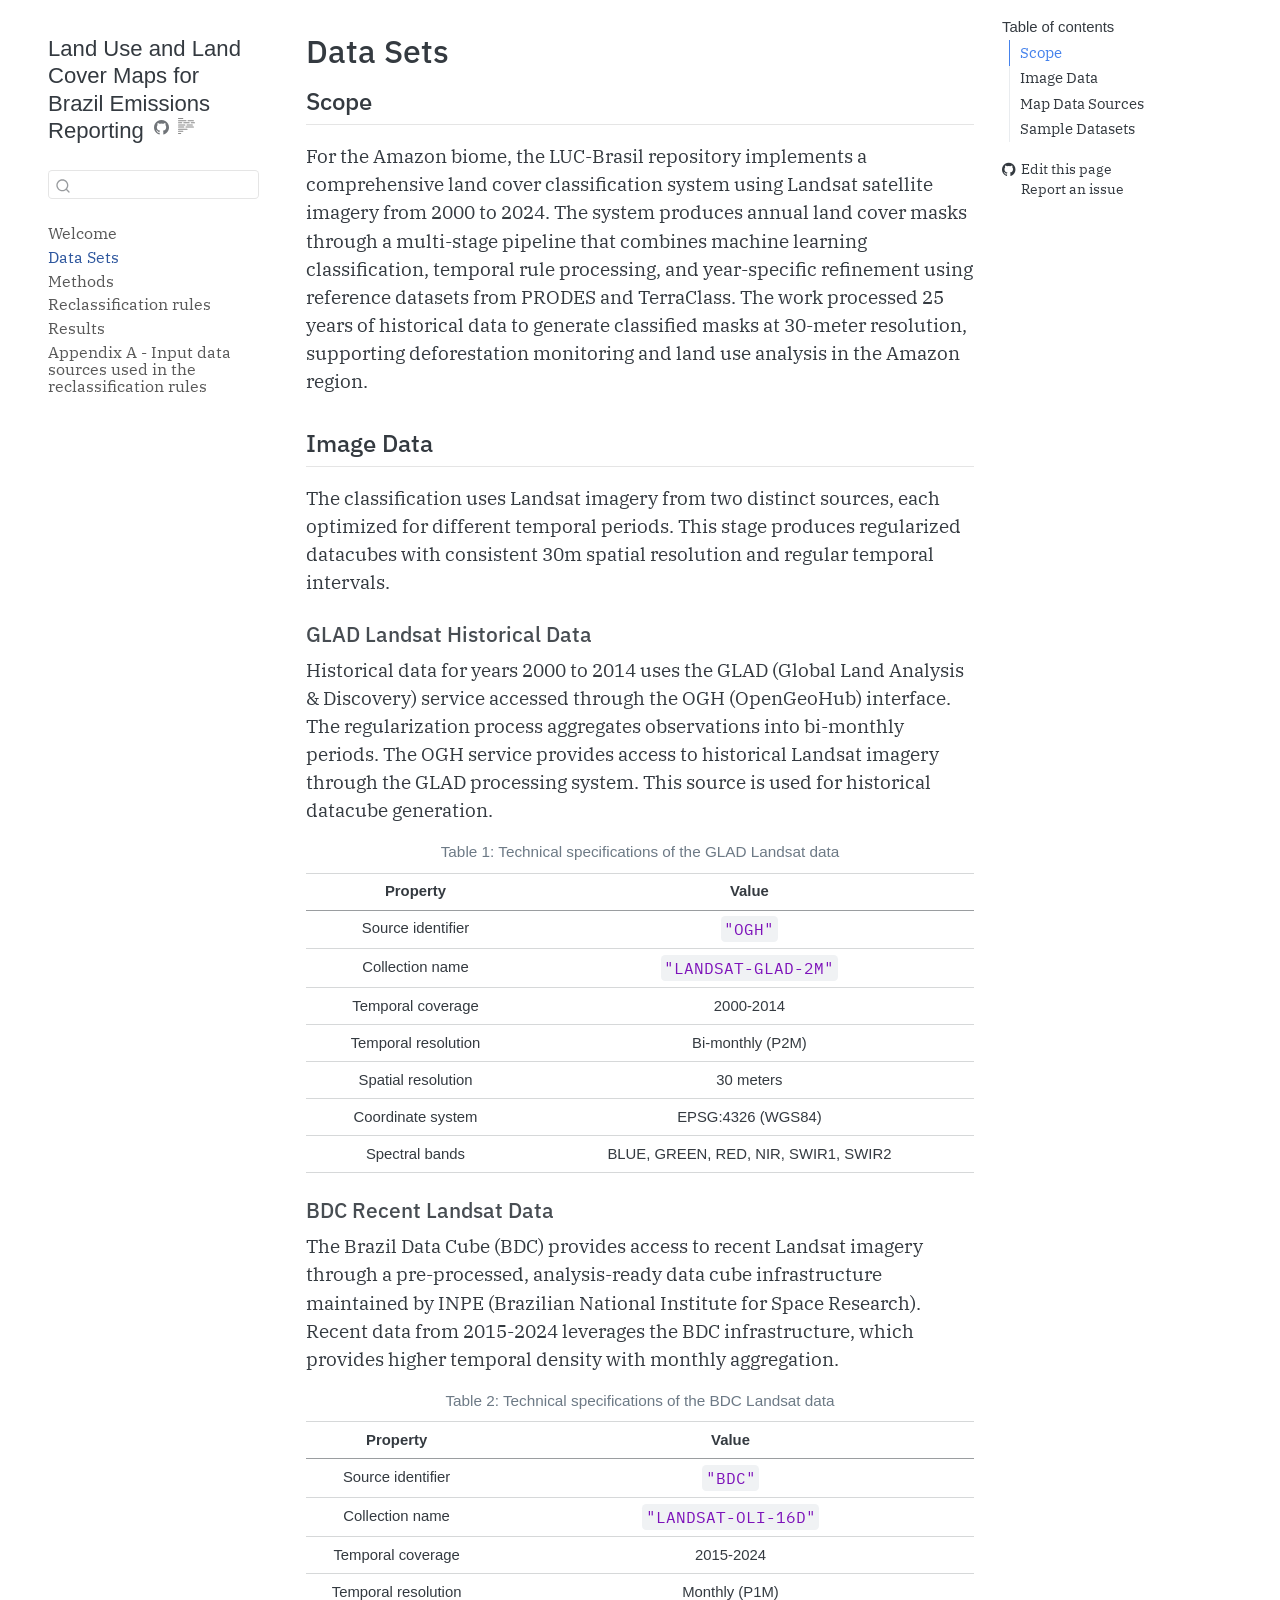
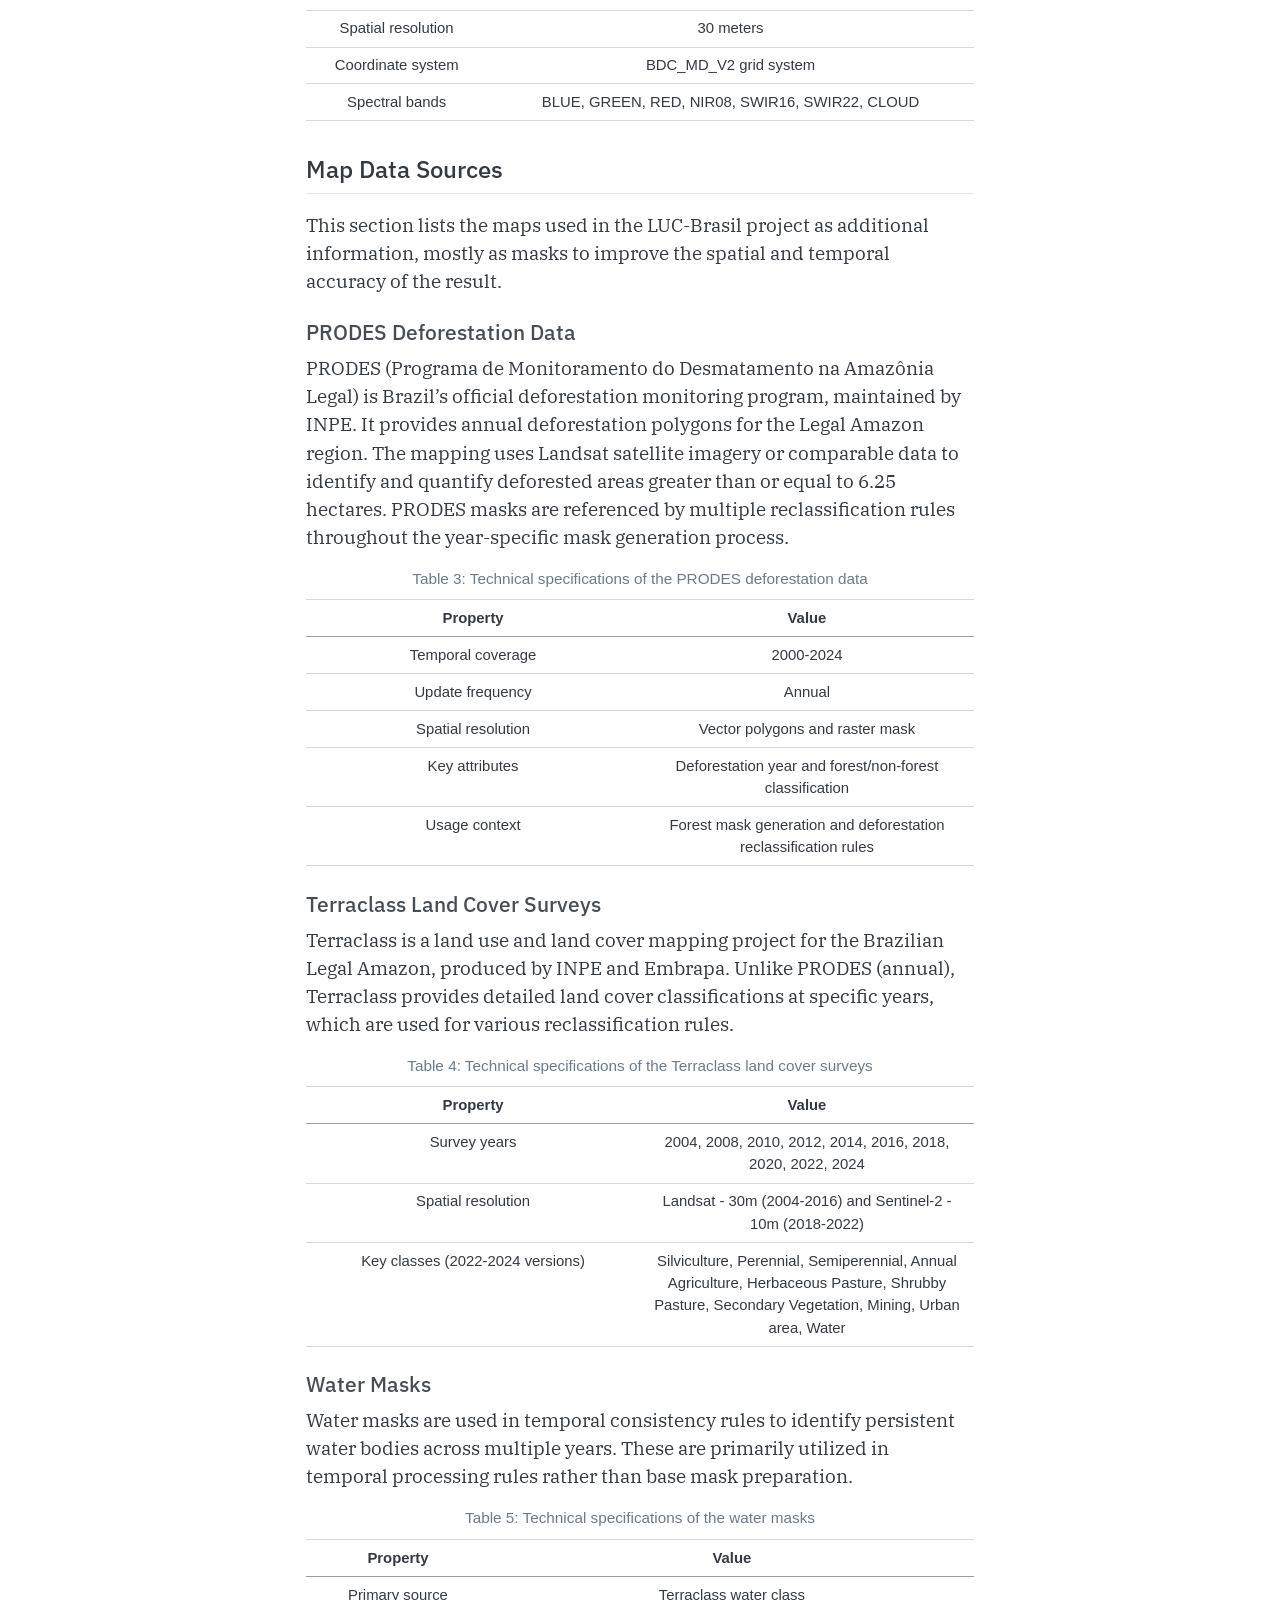
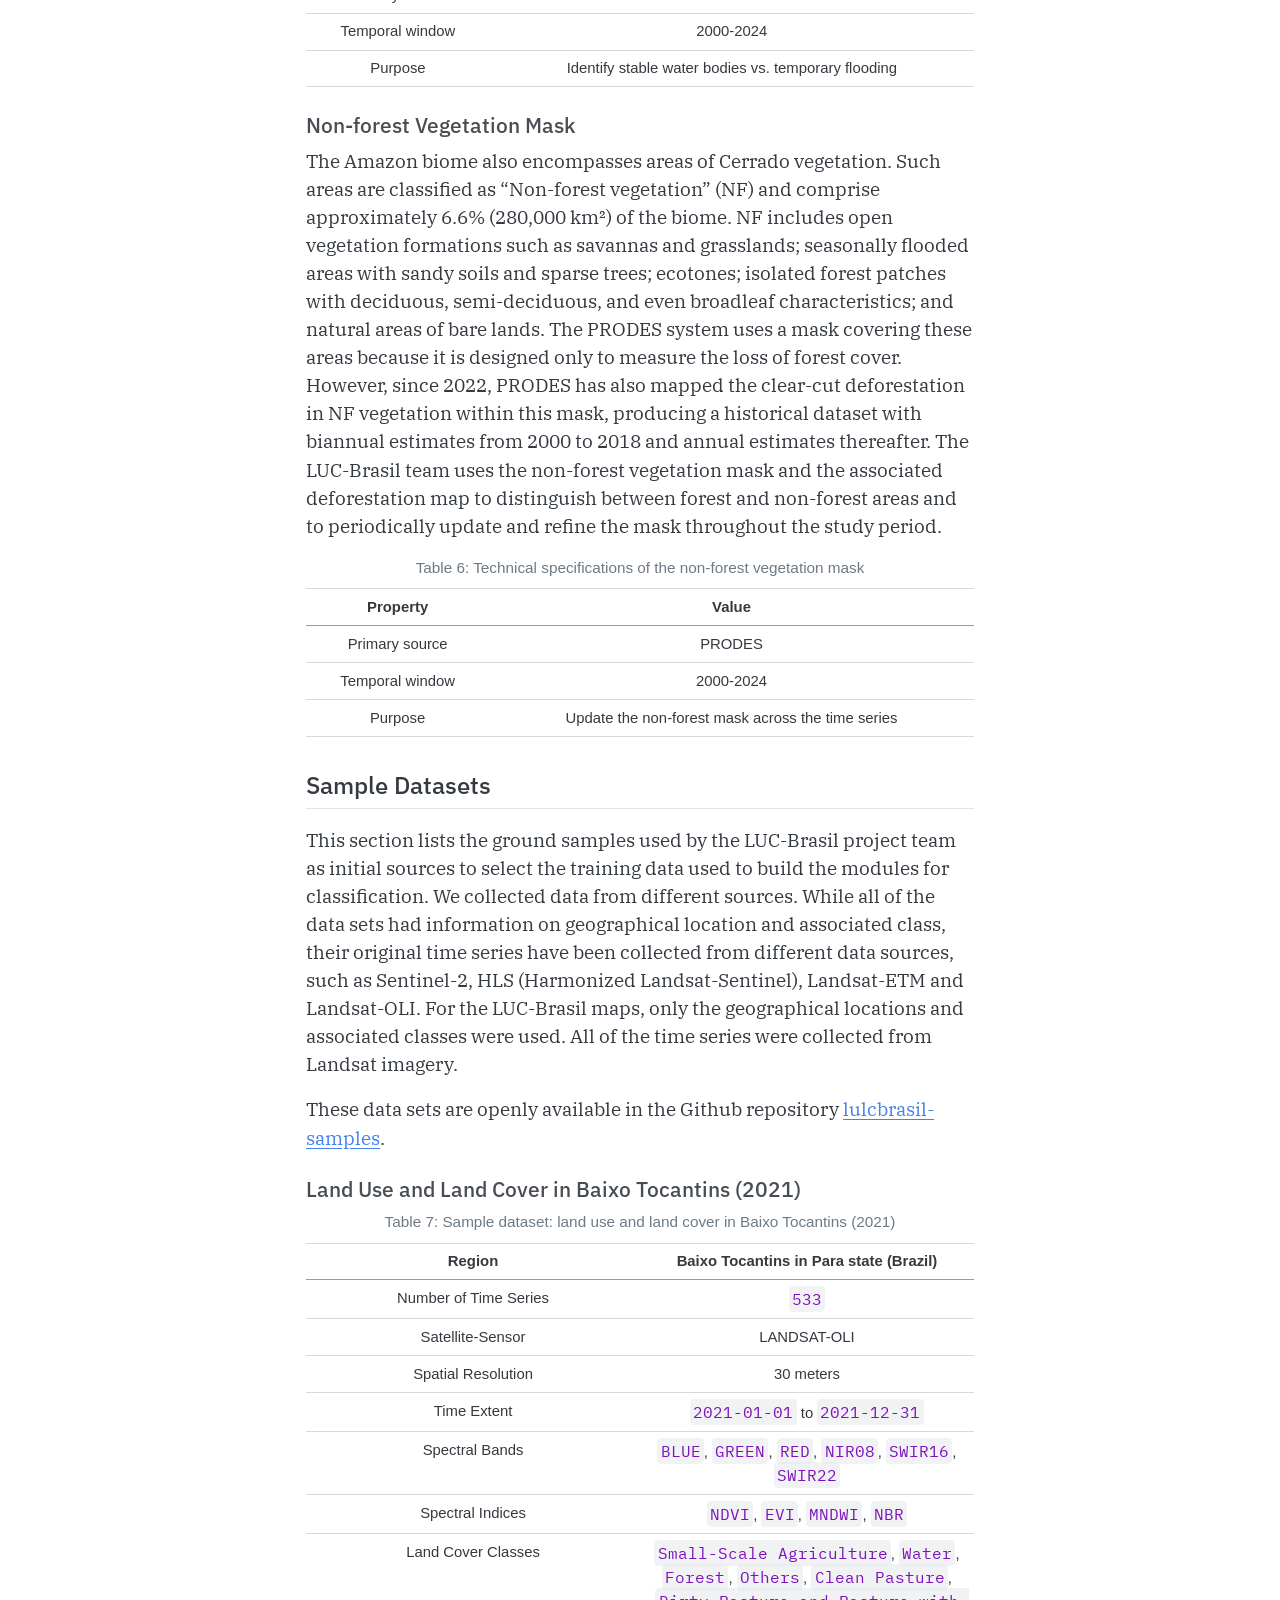
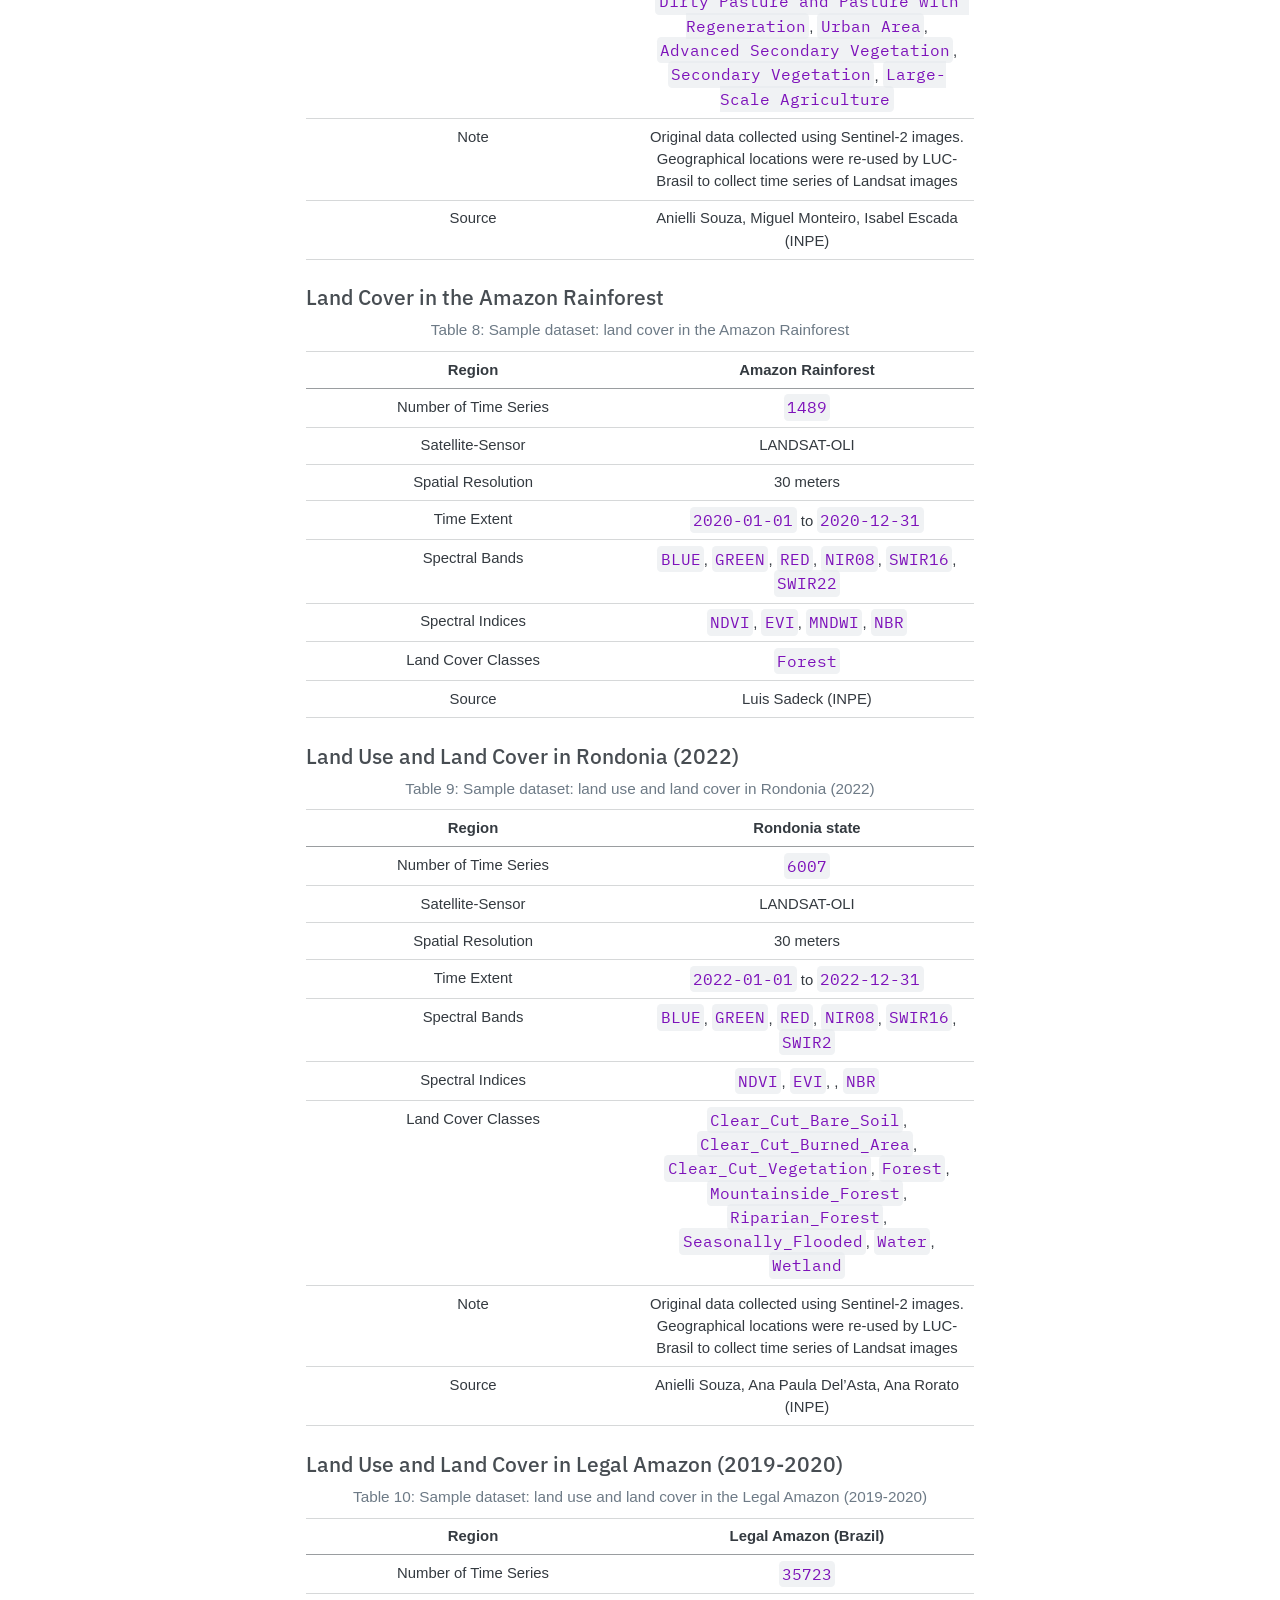
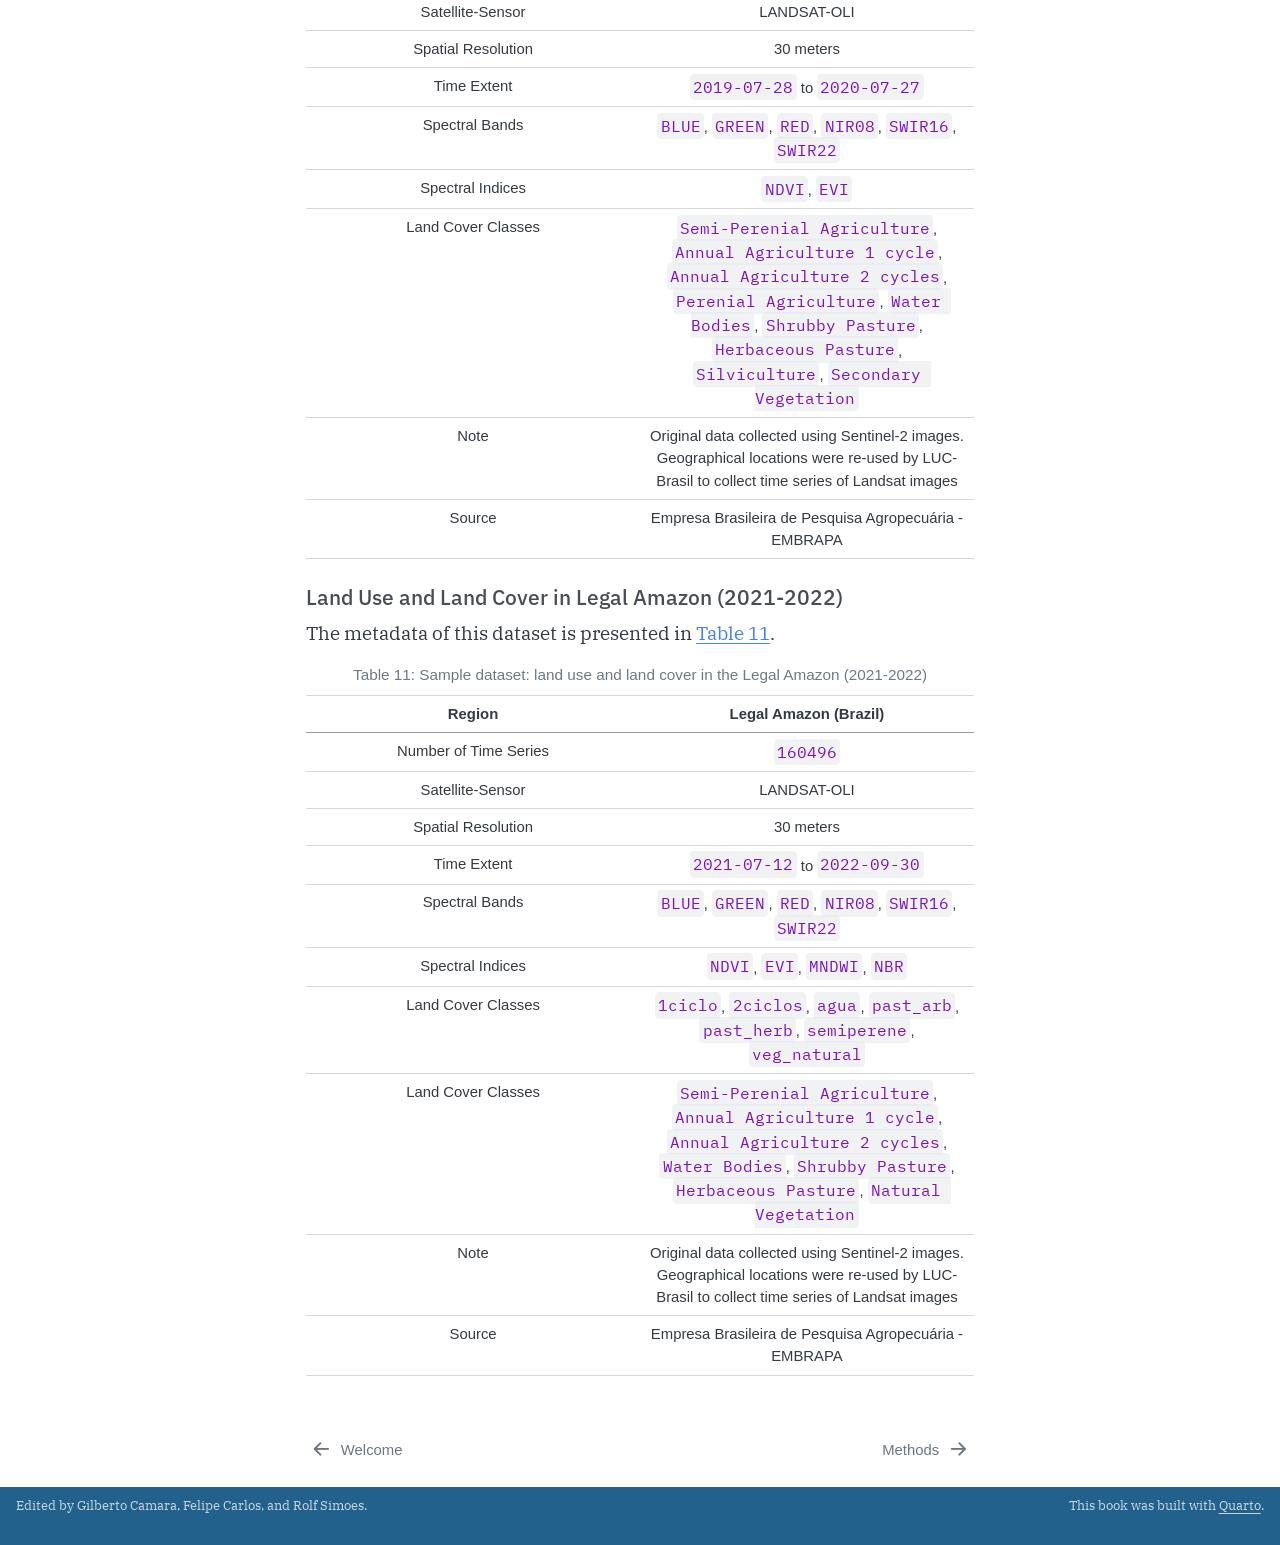
<file: docs/data.html>
<!DOCTYPE html>
<html xmlns="http://www.w3.org/1999/xhtml" lang="en" xml:lang="en"><head>

<meta charset="utf-8">
<meta name="generator" content="quarto-1.10.18">

<meta name="viewport" content="width=device-width, initial-scale=1.0, user-scalable=yes">

<meta name="author" content="Gilberto Camara, Felipe Carlos, and Rolf Simoes">

<title>Data Sets – Land Use and Land Cover Maps for Brazil Emissions Reporting</title>
<style>
/* Default styles provided by pandoc.
** See https://pandoc.org/MANUAL.html#variables-for-html for config info.
*/
span.smallcaps{font-variant: small-caps;}
div.columns{display: flex; gap: 1.5em;}
div.column{flex: auto;}
@media screen {
div.columns{gap: min(4vw, 1.5em);}
div.column{overflow-x: auto;}
}
div.hanging-indent{margin-left: 1.5em; text-indent: -1.5em;}
ul.task-list{list-style: none;}
ul.task-list li input[type="checkbox"] {
  width: 0.8em;
  margin: 0 0.8em 0.2em -1em; /* quarto-specific, see https://github.com/quarto-dev/quarto-cli/issues/4556 */ 
  vertical-align: middle;
}
</style>


<script src="site_libs/quarto-nav/quarto-nav.js"></script>
<script src="site_libs/quarto-nav/headroom.min.js"></script>
<script src="site_libs/clipboard/clipboard.min.js"></script>
<script src="site_libs/quarto-search/autocomplete.umd.js"></script>
<script src="site_libs/quarto-search/fuse.min.js"></script>
<script src="site_libs/quarto-search/quarto-search.js"></script>
<meta name="quarto:offset" content="./">
<link href="./methods.html" rel="next">
<link href="./index.html" rel="prev">
<script src="site_libs/quarto-html/quarto.js" type="module"></script>
<script src="site_libs/quarto-html/tabsets/tabsets.js" type="module"></script>
<script src="site_libs/quarto-html/popper.min.js"></script>
<script src="site_libs/quarto-html/tippy.umd.min.js"></script>
<script src="site_libs/quarto-html/anchor.min.js"></script>
<link href="site_libs/quarto-html/tippy.css" rel="stylesheet">
<link href="site_libs/quarto-html/quarto-syntax-highlighting-64a204ab8560d761af7679ceaba22944.css" rel="stylesheet" id="quarto-text-highlighting-styles">
<script src="site_libs/bootstrap/bootstrap.min.js"></script>
<link href="site_libs/bootstrap/bootstrap-icons.css" rel="stylesheet">
<link href="site_libs/bootstrap/bootstrap-fb714311b391b0cc506359a5f32b0783.min.css" rel="stylesheet" append-hash="true" id="quarto-bootstrap" data-mode="light">
<script id="quarto-search-options" type="application/json">{
  "location": "sidebar",
  "copy-button": false,
  "collapse-after": 3,
  "panel-placement": "start",
  "type": "textbox",
  "limit": 50,
  "keyboard-shortcut": [
    "f",
    "/",
    "s"
  ],
  "show-item-context": false,
  "language": {
    "search-no-results-text": "No results",
    "search-matching-documents-text": "matching documents",
    "search-copy-link-title": "Copy link to search",
    "search-hide-matches-text": "Hide additional matches",
    "search-more-match-text": "more match in this document",
    "search-more-matches-text": "more matches in this document",
    "search-clear-button-title": "Clear",
    "search-text-placeholder": "",
    "search-detached-cancel-button-title": "Cancel",
    "search-submit-button-title": "Submit",
    "search-label": "Search"
  }
}</script>


</head>

<body class="nav-sidebar floating quarto-light">

<div id="quarto-search-results"></div>
  <header id="quarto-header" class="headroom fixed-top">
  <nav class="quarto-secondary-nav">
    <div class="container-fluid d-flex">
      <button type="button" class="quarto-btn-toggle btn" data-bs-toggle="collapse" role="button" data-bs-target=".quarto-sidebar-collapse-item" aria-controls="quarto-sidebar" aria-expanded="false" aria-label="Toggle sidebar navigation" onclick="if (window.quartoToggleHeadroom) { window.quartoToggleHeadroom(); }">
        <i class="bi bi-layout-text-sidebar-reverse"></i>
      </button>
        <nav class="quarto-page-breadcrumbs" aria-label="breadcrumb"><ol class="breadcrumb"><li class="breadcrumb-item"><a href="./data.html">Data Sets</a></li></ol></nav>
        <a class="flex-grow-1" role="navigation" data-bs-toggle="collapse" data-bs-target=".quarto-sidebar-collapse-item" aria-controls="quarto-sidebar" aria-expanded="false" aria-label="Toggle sidebar navigation" onclick="if (window.quartoToggleHeadroom) { window.quartoToggleHeadroom(); }">      
        </a>
      <button type="button" class="btn quarto-search-button" aria-label="Search" onclick="window.quartoOpenSearch();">
        <i class="bi bi-search"></i>
      </button>
    </div>
  </nav>
</header>
<!-- content -->
<div id="quarto-content" class="quarto-container page-columns page-rows-contents page-layout-article">
<!-- sidebar -->
  <nav id="quarto-sidebar" class="sidebar collapse collapse-horizontal quarto-sidebar-collapse-item sidebar-navigation floating overflow-auto">
    <div class="pt-lg-2 mt-2 text-left sidebar-header">
    <div class="sidebar-title mb-0 py-0">
      <a href="./">Land Use and Land Cover Maps for Brazil Emissions Reporting</a> 
        <div class="sidebar-tools-main">
    <a href="https://github.com/restore-plus/docs" title="Source Code" class="quarto-navigation-tool px-1" aria-label="Source Code"><i class="bi bi-github"></i></a>
  <a href="" class="quarto-reader-toggle quarto-navigation-tool px-1" onclick="window.quartoToggleReader(); return false;" title="Toggle reader mode">
  <div class="quarto-reader-toggle-btn">
  <i class="bi"></i>
  </div>
</a>
</div>
    </div>
      </div>
        <div class="mt-2 flex-shrink-0 align-items-center">
        <div class="sidebar-search">
        <div id="quarto-search" class="" title="Search"></div>
        </div>
        </div>
    <div class="sidebar-menu-container"> 
    <ul class="list-unstyled mt-1">
        <li class="sidebar-item">
  <div class="sidebar-item-container"> 
  <a href="./index.html" class="sidebar-item-text sidebar-link">
 <span class="menu-text">Welcome</span></a>
  </div>
</li>
        <li class="sidebar-item">
  <div class="sidebar-item-container"> 
  <a href="./data.html" class="sidebar-item-text sidebar-link active">
 <span class="menu-text">Data Sets</span></a>
  </div>
</li>
        <li class="sidebar-item">
  <div class="sidebar-item-container"> 
  <a href="./methods.html" class="sidebar-item-text sidebar-link">
 <span class="menu-text">Methods</span></a>
  </div>
</li>
        <li class="sidebar-item">
  <div class="sidebar-item-container"> 
  <a href="./reclassification.html" class="sidebar-item-text sidebar-link">
 <span class="menu-text">Reclassification rules</span></a>
  </div>
</li>
        <li class="sidebar-item">
  <div class="sidebar-item-container"> 
  <a href="./results.html" class="sidebar-item-text sidebar-link">
 <span class="menu-text">Results</span></a>
  </div>
</li>
        <li class="sidebar-item">
  <div class="sidebar-item-container"> 
  <a href="./appendix-a.html" class="sidebar-item-text sidebar-link">
 <span class="menu-text">Appendix A - Input data sources used in the reclassification rules</span></a>
  </div>
</li>
    </ul>
    </div>
</nav>
<div id="quarto-sidebar-glass" class="quarto-sidebar-collapse-item" data-bs-toggle="collapse" data-bs-target=".quarto-sidebar-collapse-item"></div>
<!-- margin-sidebar -->
    <div id="quarto-margin-sidebar" class="sidebar margin-sidebar">
        <nav id="TOC" role="doc-toc" class="toc-active">
    <h2 id="toc-title">Table of contents</h2>
   
  <ul>
  <li><a href="#scope" id="toc-scope" class="nav-link active" data-scroll-target="#scope">Scope</a></li>
  <li><a href="#image-data" id="toc-image-data" class="nav-link" data-scroll-target="#image-data">Image Data</a>
  <ul class="collapse">
  <li><a href="#glad-landsat-historical-data" id="toc-glad-landsat-historical-data" class="nav-link" data-scroll-target="#glad-landsat-historical-data">GLAD Landsat Historical Data</a></li>
  <li><a href="#bdc-recent-landsat-data" id="toc-bdc-recent-landsat-data" class="nav-link" data-scroll-target="#bdc-recent-landsat-data">BDC Recent Landsat Data</a></li>
  </ul></li>
  <li><a href="#map-data-sources" id="toc-map-data-sources" class="nav-link" data-scroll-target="#map-data-sources">Map Data Sources</a>
  <ul class="collapse">
  <li><a href="#prodes-deforestation-data" id="toc-prodes-deforestation-data" class="nav-link" data-scroll-target="#prodes-deforestation-data">PRODES Deforestation Data</a></li>
  <li><a href="#terraclass-land-cover-surveys" id="toc-terraclass-land-cover-surveys" class="nav-link" data-scroll-target="#terraclass-land-cover-surveys">Terraclass Land Cover Surveys</a></li>
  <li><a href="#water-masks" id="toc-water-masks" class="nav-link" data-scroll-target="#water-masks">Water Masks</a></li>
  <li><a href="#non-forest-vegetation-mask" id="toc-non-forest-vegetation-mask" class="nav-link" data-scroll-target="#non-forest-vegetation-mask">Non-forest Vegetation Mask</a></li>
  </ul></li>
  <li><a href="#sample-datasets" id="toc-sample-datasets" class="nav-link" data-scroll-target="#sample-datasets">Sample Datasets</a>
  <ul class="collapse">
  <li><a href="#land-use-and-land-cover-in-baixo-tocantins-2021" id="toc-land-use-and-land-cover-in-baixo-tocantins-2021" class="nav-link" data-scroll-target="#land-use-and-land-cover-in-baixo-tocantins-2021">Land Use and Land Cover in Baixo Tocantins (2021)</a></li>
  <li><a href="#land-cover-in-the-amazon-rainforest" id="toc-land-cover-in-the-amazon-rainforest" class="nav-link" data-scroll-target="#land-cover-in-the-amazon-rainforest">Land Cover in the Amazon Rainforest</a></li>
  <li><a href="#land-use-and-land-cover-in-rondonia-2022" id="toc-land-use-and-land-cover-in-rondonia-2022" class="nav-link" data-scroll-target="#land-use-and-land-cover-in-rondonia-2022">Land Use and Land Cover in Rondonia (2022)</a></li>
  <li><a href="#land-use-and-land-cover-in-legal-amazon-2019-2020" id="toc-land-use-and-land-cover-in-legal-amazon-2019-2020" class="nav-link" data-scroll-target="#land-use-and-land-cover-in-legal-amazon-2019-2020">Land Use and Land Cover in Legal Amazon (2019-2020)</a></li>
  <li><a href="#land-use-and-land-cover-in-legal-amazon-2021-2022" id="toc-land-use-and-land-cover-in-legal-amazon-2021-2022" class="nav-link" data-scroll-target="#land-use-and-land-cover-in-legal-amazon-2021-2022">Land Use and Land Cover in Legal Amazon (2021-2022)</a></li>
  </ul></li>
  </ul>
<div class="toc-actions"><ul><li><a href="https://github.com/restore-plus/docs/edit/quarto/data.qmd" class="toc-action"><i class="bi bi-github"></i>Edit this page</a></li><li><a href="https://github.com/restore-plus/docs/issues/new" class="toc-action"><i class="bi empty"></i>Report an issue</a></li></ul></div></nav>
    </div>
<!-- main -->
<main class="content" id="quarto-document-content">

<header id="title-block-header" class="quarto-title-block default">
<div class="quarto-title">
<h1 class="title">Data Sets</h1>
</div>



<div class="quarto-title-meta">

    
  
    
  </div>
  


</header>


<section id="scope" class="level2 unnumbered">
<h2 class="unnumbered anchored" data-anchor-id="scope">Scope</h2>
<p>For the Amazon biome, the LUC-Brasil repository implements a comprehensive land cover classification system using Landsat satellite imagery from 2000 to 2024. The system produces annual land cover masks through a multi-stage pipeline that combines machine learning classification, temporal rule processing, and year-specific refinement using reference datasets from PRODES and TerraClass. The work processed 25 years of historical data to generate classified masks at 30-meter resolution, supporting deforestation monitoring and land use analysis in the Amazon region.</p>
</section>
<section id="image-data" class="level2 unnumbered">
<h2 class="unnumbered anchored" data-anchor-id="image-data">Image Data</h2>
<p>The classification uses Landsat imagery from two distinct sources, each optimized for different temporal periods. This stage produces regularized datacubes with consistent 30m spatial resolution and regular temporal intervals.</p>
<section id="glad-landsat-historical-data" class="level3 unnumbered">
<h3 class="unnumbered anchored" data-anchor-id="glad-landsat-historical-data">GLAD Landsat Historical Data</h3>
<p>Historical data for years 2000 to 2014 uses the GLAD (Global Land Analysis &amp; Discovery) service accessed through the OGH (OpenGeoHub) interface. The regularization process aggregates observations into bi-monthly periods. The OGH service provides access to historical Landsat imagery through the GLAD processing system. This source is used for historical datacube generation.</p>
<div id="tbl-glad" class="quarto-float quarto-figure quarto-figure-center anchored">
<figure class="quarto-float quarto-float-tbl figure">
<figcaption class="quarto-float-caption-top quarto-float-caption quarto-float-tbl" id="tbl-glad-caption-0ceaefa1-69ba-4598-a22c-09a6ac19f8ca">
Table&nbsp;1: Technical specifications of the GLAD Landsat data
</figcaption>
<div aria-describedby="tbl-glad-caption-0ceaefa1-69ba-4598-a22c-09a6ac19f8ca">
<table class="caption-top table">
<thead>
<tr class="header">
<th>Property</th>
<th>Value</th>
</tr>
</thead>
<tbody>
<tr class="odd">
<td>Source identifier</td>
<td><code>"OGH"</code></td>
</tr>
<tr class="even">
<td>Collection name</td>
<td><code>"LANDSAT-GLAD-2M"</code></td>
</tr>
<tr class="odd">
<td>Temporal coverage</td>
<td>2000-2014</td>
</tr>
<tr class="even">
<td>Temporal resolution</td>
<td>Bi-monthly (P2M)</td>
</tr>
<tr class="odd">
<td>Spatial resolution</td>
<td>30 meters</td>
</tr>
<tr class="even">
<td>Coordinate system</td>
<td>EPSG:4326 (WGS84)</td>
</tr>
<tr class="odd">
<td>Spectral bands</td>
<td>BLUE, GREEN, RED, NIR, SWIR1, SWIR2</td>
</tr>
</tbody>
</table>
</div>
</figure>
</div>
</section>
<section id="bdc-recent-landsat-data" class="level3 unnumbered">
<h3 class="unnumbered anchored" data-anchor-id="bdc-recent-landsat-data">BDC Recent Landsat Data</h3>
<p>The Brazil Data Cube (BDC) provides access to recent Landsat imagery through a pre-processed, analysis-ready data cube infrastructure maintained by INPE (Brazilian National Institute for Space Research). Recent data from 2015-2024 leverages the BDC infrastructure, which provides higher temporal density with monthly aggregation.</p>
<div id="tbl-bdc" class="quarto-float quarto-figure quarto-figure-center anchored">
<figure class="quarto-float quarto-float-tbl figure">
<figcaption class="quarto-float-caption-top quarto-float-caption quarto-float-tbl" id="tbl-bdc-caption-0ceaefa1-69ba-4598-a22c-09a6ac19f8ca">
Table&nbsp;2: Technical specifications of the BDC Landsat data
</figcaption>
<div aria-describedby="tbl-bdc-caption-0ceaefa1-69ba-4598-a22c-09a6ac19f8ca">
<table class="caption-top table">
<thead>
<tr class="header">
<th>Property</th>
<th>Value</th>
</tr>
</thead>
<tbody>
<tr class="odd">
<td>Source identifier</td>
<td><code>"BDC"</code></td>
</tr>
<tr class="even">
<td>Collection name</td>
<td><code>"LANDSAT-OLI-16D"</code></td>
</tr>
<tr class="odd">
<td>Temporal coverage</td>
<td>2015-2024</td>
</tr>
<tr class="even">
<td>Temporal resolution</td>
<td>Monthly (P1M)</td>
</tr>
<tr class="odd">
<td>Spatial resolution</td>
<td>30 meters</td>
</tr>
<tr class="even">
<td>Coordinate system</td>
<td>BDC_MD_V2 grid system</td>
</tr>
<tr class="odd">
<td>Spectral bands</td>
<td>BLUE, GREEN, RED, NIR08, SWIR16, SWIR22, CLOUD</td>
</tr>
</tbody>
</table>
</div>
</figure>
</div>
</section>
</section>
<section id="map-data-sources" class="level2 unnumbered">
<h2 class="unnumbered anchored" data-anchor-id="map-data-sources">Map Data Sources</h2>
<p>This section lists the maps used in the LUC-Brasil project as additional information, mostly as masks to improve the spatial and temporal accuracy of the result.</p>
<section id="prodes-deforestation-data" class="level3 unnumbered">
<h3 class="unnumbered anchored" data-anchor-id="prodes-deforestation-data">PRODES Deforestation Data</h3>
<p>PRODES (Programa de Monitoramento do Desmatamento na Amazônia Legal) is Brazil’s official deforestation monitoring program, maintained by INPE. It provides annual deforestation polygons for the Legal Amazon region. The mapping uses Landsat satellite imagery or comparable data to identify and quantify deforested areas greater than or equal to 6.25 hectares. PRODES masks are referenced by multiple reclassification rules throughout the year-specific mask generation process.</p>
<div id="tbl-prodes" class="quarto-float quarto-figure quarto-figure-center anchored">
<figure class="quarto-float quarto-float-tbl figure">
<figcaption class="quarto-float-caption-top quarto-float-caption quarto-float-tbl" id="tbl-prodes-caption-0ceaefa1-69ba-4598-a22c-09a6ac19f8ca">
Table&nbsp;3: Technical specifications of the PRODES deforestation data
</figcaption>
<div aria-describedby="tbl-prodes-caption-0ceaefa1-69ba-4598-a22c-09a6ac19f8ca">
<table class="caption-top table">
<colgroup>
<col style="width: 50%">
<col style="width: 50%">
</colgroup>
<thead>
<tr class="header">
<th>Property</th>
<th>Value</th>
</tr>
</thead>
<tbody>
<tr class="odd">
<td>Temporal coverage</td>
<td>2000-2024</td>
</tr>
<tr class="even">
<td>Update frequency</td>
<td>Annual</td>
</tr>
<tr class="odd">
<td>Spatial resolution</td>
<td>Vector polygons and raster mask</td>
</tr>
<tr class="even">
<td>Key attributes</td>
<td>Deforestation year and forest/non-forest classification</td>
</tr>
<tr class="odd">
<td>Usage context</td>
<td>Forest mask generation and deforestation reclassification rules</td>
</tr>
</tbody>
</table>
</div>
</figure>
</div>
</section>
<section id="terraclass-land-cover-surveys" class="level3 unnumbered">
<h3 class="unnumbered anchored" data-anchor-id="terraclass-land-cover-surveys">Terraclass Land Cover Surveys</h3>
<p>Terraclass is a land use and land cover mapping project for the Brazilian Legal Amazon, produced by INPE and Embrapa. Unlike PRODES (annual), Terraclass provides detailed land cover classifications at specific years, which are used for various reclassification rules.</p>
<div id="tbl-terraclass" class="quarto-float quarto-figure quarto-figure-center anchored">
<figure class="quarto-float quarto-float-tbl figure">
<figcaption class="quarto-float-caption-top quarto-float-caption quarto-float-tbl" id="tbl-terraclass-caption-0ceaefa1-69ba-4598-a22c-09a6ac19f8ca">
Table&nbsp;4: Technical specifications of the Terraclass land cover surveys
</figcaption>
<div aria-describedby="tbl-terraclass-caption-0ceaefa1-69ba-4598-a22c-09a6ac19f8ca">
<table class="caption-top table">
<colgroup>
<col style="width: 50%">
<col style="width: 50%">
</colgroup>
<thead>
<tr class="header">
<th>Property</th>
<th>Value</th>
</tr>
</thead>
<tbody>
<tr class="odd">
<td>Survey years</td>
<td>2004, 2008, 2010, 2012, 2014, 2016, 2018, 2020, 2022, 2024</td>
</tr>
<tr class="even">
<td>Spatial resolution</td>
<td>Landsat - 30m (2004-2016) and Sentinel-2 - 10m (2018-2022)</td>
</tr>
<tr class="odd">
<td>Key classes (2022-2024 versions)</td>
<td>Silviculture, Perennial, Semiperennial, Annual Agriculture, Herbaceous Pasture, Shrubby Pasture, Secondary Vegetation, Mining, Urban area, Water</td>
</tr>
</tbody>
</table>
</div>
</figure>
</div>
</section>
<section id="water-masks" class="level3 unnumbered">
<h3 class="unnumbered anchored" data-anchor-id="water-masks">Water Masks</h3>
<p>Water masks are used in temporal consistency rules to identify persistent water bodies across multiple years. These are primarily utilized in temporal processing rules rather than base mask preparation.</p>
<div id="tbl-water-mask" class="quarto-float quarto-figure quarto-figure-center anchored">
<figure class="quarto-float quarto-float-tbl figure">
<figcaption class="quarto-float-caption-top quarto-float-caption quarto-float-tbl" id="tbl-water-mask-caption-0ceaefa1-69ba-4598-a22c-09a6ac19f8ca">
Table&nbsp;5: Technical specifications of the water masks
</figcaption>
<div aria-describedby="tbl-water-mask-caption-0ceaefa1-69ba-4598-a22c-09a6ac19f8ca">
<table class="caption-top table">
<thead>
<tr class="header">
<th>Property</th>
<th>Value</th>
</tr>
</thead>
<tbody>
<tr class="odd">
<td>Primary source</td>
<td>Terraclass water class</td>
</tr>
<tr class="even">
<td>Temporal window</td>
<td>2000-2024</td>
</tr>
<tr class="odd">
<td>Purpose</td>
<td>Identify stable water bodies vs.&nbsp;temporary flooding</td>
</tr>
</tbody>
</table>
</div>
</figure>
</div>
</section>
<section id="non-forest-vegetation-mask" class="level3 unnumbered">
<h3 class="unnumbered anchored" data-anchor-id="non-forest-vegetation-mask">Non-forest Vegetation Mask</h3>
<p>The Amazon biome also encompasses areas of Cerrado vegetation. Such areas are classified as “Non-forest vegetation” (NF) and comprise approximately 6.6% (280,000 km²) of the biome. NF includes open vegetation formations such as savannas and grasslands; seasonally flooded areas with sandy soils and sparse trees; ecotones; isolated forest patches with deciduous, semi-deciduous, and even broadleaf characteristics; and natural areas of bare lands. The PRODES system uses a mask covering these areas because it is designed only to measure the loss of forest cover. However, since 2022, PRODES has also mapped the clear-cut deforestation in NF vegetation within this mask, producing a historical dataset with biannual estimates from 2000 to 2018 and annual estimates thereafter. The LUC-Brasil team uses the non-forest vegetation mask and the associated deforestation map to distinguish between forest and non-forest areas and to periodically update and refine the mask throughout the study period.</p>
<div id="tbl-nonforest-mask" class="quarto-float quarto-figure quarto-figure-center anchored">
<figure class="quarto-float quarto-float-tbl figure">
<figcaption class="quarto-float-caption-top quarto-float-caption quarto-float-tbl" id="tbl-nonforest-mask-caption-0ceaefa1-69ba-4598-a22c-09a6ac19f8ca">
Table&nbsp;6: Technical specifications of the non-forest vegetation mask
</figcaption>
<div aria-describedby="tbl-nonforest-mask-caption-0ceaefa1-69ba-4598-a22c-09a6ac19f8ca">
<table class="caption-top table">
<thead>
<tr class="header">
<th>Property</th>
<th>Value</th>
</tr>
</thead>
<tbody>
<tr class="odd">
<td>Primary source</td>
<td>PRODES</td>
</tr>
<tr class="even">
<td>Temporal window</td>
<td>2000-2024</td>
</tr>
<tr class="odd">
<td>Purpose</td>
<td>Update the non-forest mask across the time series</td>
</tr>
</tbody>
</table>
</div>
</figure>
</div>
</section>
</section>
<section id="sample-datasets" class="level2 unnumbered">
<h2 class="unnumbered anchored" data-anchor-id="sample-datasets">Sample Datasets</h2>
<p>This section lists the ground samples used by the LUC-Brasil project team as initial sources to select the training data used to build the modules for classification. We collected data from different sources. While all of the data sets had information on geographical location and associated class, their original time series have been collected from different data sources, such as Sentinel-2, HLS (Harmonized Landsat-Sentinel), Landsat-ETM and Landsat-OLI. For the LUC-Brasil maps, only the geographical locations and associated classes were used. All of the time series were collected from Landsat imagery.</p>
<p>These data sets are openly available in the Github repository <a href="https://github.com/restore-plus/lulcbrasil-samples">lulcbrasil-samples</a>.</p>
<section id="land-use-and-land-cover-in-baixo-tocantins-2021" class="level3">
<h3 class="anchored" data-anchor-id="land-use-and-land-cover-in-baixo-tocantins-2021">Land Use and Land Cover in Baixo Tocantins (2021)</h3>
<div id="tbl-samples-tocantins" class="quarto-float quarto-figure quarto-figure-center anchored">
<figure class="quarto-float quarto-float-tbl figure">
<figcaption class="quarto-float-caption-top quarto-float-caption quarto-float-tbl" id="tbl-samples-tocantins-caption-0ceaefa1-69ba-4598-a22c-09a6ac19f8ca">
Table&nbsp;7: Sample dataset: land use and land cover in Baixo Tocantins (2021)
</figcaption>
<div aria-describedby="tbl-samples-tocantins-caption-0ceaefa1-69ba-4598-a22c-09a6ac19f8ca">
<table class="caption-top table">
<colgroup>
<col style="width: 50%">
<col style="width: 50%">
</colgroup>
<thead>
<tr class="header">
<th>Region</th>
<th>Baixo Tocantins in Para state (Brazil)</th>
</tr>
</thead>
<tbody>
<tr class="odd">
<td>Number of Time Series</td>
<td><code>533</code></td>
</tr>
<tr class="even">
<td>Satellite-Sensor</td>
<td>LANDSAT-OLI</td>
</tr>
<tr class="odd">
<td>Spatial Resolution</td>
<td>30 meters</td>
</tr>
<tr class="even">
<td>Time Extent</td>
<td><code>2021-01-01</code> to <code>2021-12-31</code></td>
</tr>
<tr class="odd">
<td>Spectral Bands</td>
<td><code>BLUE</code>, <code>GREEN</code>, <code>RED</code>, <code>NIR08</code>, <code>SWIR16</code>, <code>SWIR22</code></td>
</tr>
<tr class="even">
<td>Spectral Indices</td>
<td><code>NDVI</code>, <code>EVI</code>, <code>MNDWI</code>, <code>NBR</code></td>
</tr>
<tr class="odd">
<td>Land Cover Classes</td>
<td><code>Small-Scale Agriculture</code>, <code>Water</code>, <code>Forest</code>, <code>Others</code>, <code>Clean Pasture</code>, <code>Dirty Pasture and Pasture with Regeneration</code>, <code>Urban Area</code>, <code>Advanced Secondary Vegetation</code>, <code>Secondary Vegetation</code>, <code>Large-Scale Agriculture</code></td>
</tr>
<tr class="even">
<td>Note</td>
<td>Original data collected using Sentinel-2 images. Geographical locations were re-used by LUC-Brasil to collect time series of Landsat images</td>
</tr>
<tr class="odd">
<td>Source</td>
<td>Anielli Souza, Miguel Monteiro, Isabel Escada (INPE)</td>
</tr>
</tbody>
</table>
</div>
</figure>
</div>
</section>
<section id="land-cover-in-the-amazon-rainforest" class="level3">
<h3 class="anchored" data-anchor-id="land-cover-in-the-amazon-rainforest">Land Cover in the Amazon Rainforest</h3>
<div id="tbl-samples-rainforest" class="quarto-float quarto-figure quarto-figure-center anchored">
<figure class="quarto-float quarto-float-tbl figure">
<figcaption class="quarto-float-caption-top quarto-float-caption quarto-float-tbl" id="tbl-samples-rainforest-caption-0ceaefa1-69ba-4598-a22c-09a6ac19f8ca">
Table&nbsp;8: Sample dataset: land cover in the Amazon Rainforest
</figcaption>
<div aria-describedby="tbl-samples-rainforest-caption-0ceaefa1-69ba-4598-a22c-09a6ac19f8ca">
<table class="caption-top table">
<colgroup>
<col style="width: 50%">
<col style="width: 50%">
</colgroup>
<thead>
<tr class="header">
<th>Region</th>
<th>Amazon Rainforest</th>
</tr>
</thead>
<tbody>
<tr class="odd">
<td>Number of Time Series</td>
<td><code>1489</code></td>
</tr>
<tr class="even">
<td>Satellite-Sensor</td>
<td>LANDSAT-OLI</td>
</tr>
<tr class="odd">
<td>Spatial Resolution</td>
<td>30 meters</td>
</tr>
<tr class="even">
<td>Time Extent</td>
<td><code>2020-01-01</code> to <code>2020-12-31</code></td>
</tr>
<tr class="odd">
<td>Spectral Bands</td>
<td><code>BLUE</code>, <code>GREEN</code>, <code>RED</code>, <code>NIR08</code>, <code>SWIR16</code>, <code>SWIR22</code></td>
</tr>
<tr class="even">
<td>Spectral Indices</td>
<td><code>NDVI</code>, <code>EVI</code>, <code>MNDWI</code>, <code>NBR</code></td>
</tr>
<tr class="odd">
<td>Land Cover Classes</td>
<td><code>Forest</code></td>
</tr>
<tr class="even">
<td>Source</td>
<td>Luis Sadeck (INPE)</td>
</tr>
</tbody>
</table>
</div>
</figure>
</div>
</section>
<section id="land-use-and-land-cover-in-rondonia-2022" class="level3">
<h3 class="anchored" data-anchor-id="land-use-and-land-cover-in-rondonia-2022">Land Use and Land Cover in Rondonia (2022)</h3>
<div id="tbl-samples-rondonia" class="quarto-float quarto-figure quarto-figure-center anchored">
<figure class="quarto-float quarto-float-tbl figure">
<figcaption class="quarto-float-caption-top quarto-float-caption quarto-float-tbl" id="tbl-samples-rondonia-caption-0ceaefa1-69ba-4598-a22c-09a6ac19f8ca">
Table&nbsp;9: Sample dataset: land use and land cover in Rondonia (2022)
</figcaption>
<div aria-describedby="tbl-samples-rondonia-caption-0ceaefa1-69ba-4598-a22c-09a6ac19f8ca">
<table class="caption-top table">
<colgroup>
<col style="width: 50%">
<col style="width: 50%">
</colgroup>
<thead>
<tr class="header">
<th>Region</th>
<th>Rondonia state</th>
</tr>
</thead>
<tbody>
<tr class="odd">
<td>Number of Time Series</td>
<td><code>6007</code></td>
</tr>
<tr class="even">
<td>Satellite-Sensor</td>
<td>LANDSAT-OLI</td>
</tr>
<tr class="odd">
<td>Spatial Resolution</td>
<td>30 meters</td>
</tr>
<tr class="even">
<td>Time Extent</td>
<td><code>2022-01-01</code> to <code>2022-12-31</code></td>
</tr>
<tr class="odd">
<td>Spectral Bands</td>
<td><code>BLUE</code>, <code>GREEN</code>, <code>RED</code>, <code>NIR08</code>, <code>SWIR16</code>, <code>SWIR2</code></td>
</tr>
<tr class="even">
<td>Spectral Indices</td>
<td><code>NDVI</code>, <code>EVI</code>, , <code>NBR</code></td>
</tr>
<tr class="odd">
<td>Land Cover Classes</td>
<td><code>Clear_Cut_Bare_Soil</code>, <code>Clear_Cut_Burned_Area</code>, <code>Clear_Cut_Vegetation</code>, <code>Forest</code>, <code>Mountainside_Forest</code>, <code>Riparian_Forest</code>, <code>Seasonally_Flooded</code>, <code>Water</code>, <code>Wetland</code></td>
</tr>
<tr class="even">
<td>Note</td>
<td>Original data collected using Sentinel-2 images. Geographical locations were re-used by LUC-Brasil to collect time series of Landsat images</td>
</tr>
<tr class="odd">
<td>Source</td>
<td>Anielli Souza, Ana Paula Del’Asta, Ana Rorato (INPE)</td>
</tr>
</tbody>
</table>
</div>
</figure>
</div>
</section>
<section id="land-use-and-land-cover-in-legal-amazon-2019-2020" class="level3">
<h3 class="anchored" data-anchor-id="land-use-and-land-cover-in-legal-amazon-2019-2020">Land Use and Land Cover in Legal Amazon (2019-2020)</h3>
<div id="tbl-samples-amazon-2019" class="quarto-float quarto-figure quarto-figure-center anchored">
<figure class="quarto-float quarto-float-tbl figure">
<figcaption class="quarto-float-caption-top quarto-float-caption quarto-float-tbl" id="tbl-samples-amazon-2019-caption-0ceaefa1-69ba-4598-a22c-09a6ac19f8ca">
Table&nbsp;10: Sample dataset: land use and land cover in the Legal Amazon (2019-2020)
</figcaption>
<div aria-describedby="tbl-samples-amazon-2019-caption-0ceaefa1-69ba-4598-a22c-09a6ac19f8ca">
<table class="caption-top table">
<colgroup>
<col style="width: 50%">
<col style="width: 50%">
</colgroup>
<thead>
<tr class="header">
<th>Region</th>
<th>Legal Amazon (Brazil)</th>
</tr>
</thead>
<tbody>
<tr class="odd">
<td>Number of Time Series</td>
<td><code>35723</code></td>
</tr>
<tr class="even">
<td>Satellite-Sensor</td>
<td>LANDSAT-OLI</td>
</tr>
<tr class="odd">
<td>Spatial Resolution</td>
<td>30 meters</td>
</tr>
<tr class="even">
<td>Time Extent</td>
<td><code>2019-07-28</code> to <code>2020-07-27</code></td>
</tr>
<tr class="odd">
<td>Spectral Bands</td>
<td><code>BLUE</code>, <code>GREEN</code>, <code>RED</code>, <code>NIR08</code>, <code>SWIR16</code>, <code>SWIR22</code></td>
</tr>
<tr class="even">
<td>Spectral Indices</td>
<td><code>NDVI</code>, <code>EVI</code></td>
</tr>
<tr class="odd">
<td>Land Cover Classes</td>
<td><code>Semi-Perenial Agriculture</code>, <code>Annual Agriculture 1 cycle</code>, <code>Annual Agriculture 2 cycles</code>, <code>Perenial Agriculture</code>, <code>Water Bodies</code>, <code>Shrubby Pasture</code>, <code>Herbaceous Pasture</code>, <code>Silviculture</code>, <code>Secondary Vegetation</code></td>
</tr>
<tr class="even">
<td>Note</td>
<td>Original data collected using Sentinel-2 images. Geographical locations were re-used by LUC-Brasil to collect time series of Landsat images</td>
</tr>
<tr class="odd">
<td>Source</td>
<td>Empresa Brasileira de Pesquisa Agropecuária - EMBRAPA</td>
</tr>
</tbody>
</table>
</div>
</figure>
</div>
</section>
<section id="land-use-and-land-cover-in-legal-amazon-2021-2022" class="level3">
<h3 class="anchored" data-anchor-id="land-use-and-land-cover-in-legal-amazon-2021-2022">Land Use and Land Cover in Legal Amazon (2021-2022)</h3>
<p>The metadata of this dataset is presented in <a href="#tbl-samples-amazon-2021" class="quarto-xref">Table&nbsp;<span>11</span></a>.</p>
<div id="tbl-samples-amazon-2021" class="quarto-float quarto-figure quarto-figure-center anchored">
<figure class="quarto-float quarto-float-tbl figure">
<figcaption class="quarto-float-caption-top quarto-float-caption quarto-float-tbl" id="tbl-samples-amazon-2021-caption-0ceaefa1-69ba-4598-a22c-09a6ac19f8ca">
Table&nbsp;11: Sample dataset: land use and land cover in the Legal Amazon (2021-2022)
</figcaption>
<div aria-describedby="tbl-samples-amazon-2021-caption-0ceaefa1-69ba-4598-a22c-09a6ac19f8ca">
<table class="caption-top table">
<colgroup>
<col style="width: 50%">
<col style="width: 50%">
</colgroup>
<thead>
<tr class="header">
<th>Region</th>
<th>Legal Amazon (Brazil)</th>
</tr>
</thead>
<tbody>
<tr class="odd">
<td>Number of Time Series</td>
<td><code>160496</code></td>
</tr>
<tr class="even">
<td>Satellite-Sensor</td>
<td>LANDSAT-OLI</td>
</tr>
<tr class="odd">
<td>Spatial Resolution</td>
<td>30 meters</td>
</tr>
<tr class="even">
<td>Time Extent</td>
<td><code>2021-07-12</code> to <code>2022-09-30</code></td>
</tr>
<tr class="odd">
<td>Spectral Bands</td>
<td><code>BLUE</code>, <code>GREEN</code>, <code>RED</code>, <code>NIR08</code>, <code>SWIR16</code>, <code>SWIR22</code></td>
</tr>
<tr class="even">
<td>Spectral Indices</td>
<td><code>NDVI</code>, <code>EVI</code>, <code>MNDWI</code>, <code>NBR</code></td>
</tr>
<tr class="odd">
<td>Land Cover Classes</td>
<td><code>1ciclo</code>, <code>2ciclos</code>, <code>agua</code>, <code>past_arb</code>, <code>past_herb</code>, <code>semiperene</code>, <code>veg_natural</code></td>
</tr>
<tr class="even">
<td>Land Cover Classes</td>
<td><code>Semi-Perenial Agriculture</code>, <code>Annual Agriculture 1 cycle</code>, <code>Annual Agriculture 2 cycles</code>, <code>Water Bodies</code>, <code>Shrubby Pasture</code>, <code>Herbaceous Pasture</code>, <code>Natural Vegetation</code></td>
</tr>
<tr class="odd">
<td>Note</td>
<td>Original data collected using Sentinel-2 images. Geographical locations were re-used by LUC-Brasil to collect time series of Landsat images</td>
</tr>
<tr class="even">
<td>Source</td>
<td>Empresa Brasileira de Pesquisa Agropecuária - EMBRAPA</td>
</tr>
</tbody>
</table>
</div>
</figure>
</div>


</section>
</section>

</main> <!-- /main -->
<script id="quarto-html-after-body" type="application/javascript">
  window.document.addEventListener("DOMContentLoaded", function (event) {
    const icon = "";
    const anchorJS = new window.AnchorJS();
    anchorJS.options = {
      placement: 'right',
      icon: icon
    };
    anchorJS.add('.anchored');
    const isCodeAnnotation = (el) => {
      for (const clz of el.classList) {
        if (clz.startsWith('code-annotation-')) {                     
          return true;
        }
      }
      return false;
    }
    const onCopySuccess = function(e) {
      // button target
      const button = e.trigger;
      // don't keep focus
      button.blur();
      // flash "checked"
      button.classList.add('code-copy-button-checked');
      var currentTitle = button.getAttribute("title");
      button.setAttribute("title", "Copied!");
      let tooltip;
      if (window.bootstrap) {
        button.setAttribute("data-bs-toggle", "tooltip");
        button.setAttribute("data-bs-placement", "left");
        button.setAttribute("data-bs-title", "Copied!");
        tooltip = new bootstrap.Tooltip(button, 
          { trigger: "manual", 
            customClass: "code-copy-button-tooltip",
            offset: [0, -8]});
        tooltip.show();    
      }
      setTimeout(function() {
        if (tooltip) {
          tooltip.hide();
          button.removeAttribute("data-bs-title");
          button.removeAttribute("data-bs-toggle");
          button.removeAttribute("data-bs-placement");
        }
        button.setAttribute("title", currentTitle);
        button.classList.remove('code-copy-button-checked');
      }, 1000);
      // clear code selection
      e.clearSelection();
    }
    const getTextToCopy = function(trigger) {
      const outerScaffold = trigger.parentElement.cloneNode(true);
      const codeEl = outerScaffold.querySelector('code');
      for (const childEl of codeEl.children) {
        if (isCodeAnnotation(childEl)) {
          childEl.remove();
        }
      }
      return codeEl.innerText;
    }
    const clipboard = new window.ClipboardJS('.code-copy-button:not([data-in-quarto-modal])', {
      text: getTextToCopy
    });
    clipboard.on('success', onCopySuccess);
    if (window.document.getElementById('quarto-embedded-source-code-modal')) {
      const clipboardModal = new window.ClipboardJS('.code-copy-button[data-in-quarto-modal]', {
        text: getTextToCopy,
        container: window.document.getElementById('quarto-embedded-source-code-modal')
      });
      clipboardModal.on('success', onCopySuccess);
    }
      var localhostRegex = new RegExp(/^(?:http|https):\/\/localhost\:?[0-9]*\//);
      var mailtoRegex = new RegExp(/^mailto:/);
        var filterRegex = new RegExp("https:\/\/restore-plus\.github\.io\/docs\/");
      var isInternal = (href) => {
          return filterRegex.test(href) || localhostRegex.test(href) || mailtoRegex.test(href);
      }
      // Inspect non-navigation links and adorn them if external
     var links = window.document.querySelectorAll('a[href]:not(.nav-link):not(.navbar-brand):not(.toc-action):not(.sidebar-link):not(.sidebar-item-toggle):not(.pagination-link):not(.no-external):not([aria-hidden]):not(.dropdown-item):not(.quarto-navigation-tool):not(.about-link)');
      for (var i=0; i<links.length; i++) {
        const link = links[i];
        if (!isInternal(link.href)) {
          // undo the damage that might have been done by quarto-nav.js in the case of
          // links that we want to consider external
          if (link.dataset.originalHref !== undefined) {
            link.href = link.dataset.originalHref;
          }
        }
      }
    function tippyHover(el, contentFn, onTriggerFn, onUntriggerFn) {
      const config = {
        allowHTML: true,
        maxWidth: 500,
        delay: 100,
        arrow: false,
        appendTo: function(el) {
            return el.parentElement;
        },
        interactive: true,
        interactiveBorder: 10,
        theme: 'quarto',
        placement: 'bottom-start',
      };
      if (contentFn) {
        config.content = contentFn;
      }
      if (onTriggerFn) {
        config.onTrigger = onTriggerFn;
      }
      if (onUntriggerFn) {
        config.onUntrigger = onUntriggerFn;
      }
      window.tippy(el, config); 
    }
    const noterefs = window.document.querySelectorAll('a[role="doc-noteref"]');
    for (var i=0; i<noterefs.length; i++) {
      const ref = noterefs[i];
      tippyHover(ref, function() {
        // use id or data attribute instead here
        let href = ref.getAttribute('data-footnote-href') || ref.getAttribute('href');
        try { href = new URL(href).hash; } catch {}
        const id = href.replace(/^#\/?/, "");
        const note = window.document.getElementById(id);
        if (note) {
          return note.innerHTML;
        } else {
          return "";
        }
      });
    }
    const xrefs = window.document.querySelectorAll('a.quarto-xref');
    const processXRef = (id, note) => {
      // Strip column container classes
      const stripColumnClz = (el) => {
        el.classList.remove("page-full", "page-columns");
        if (el.children) {
          for (const child of el.children) {
            stripColumnClz(child);
          }
        }
      }
      stripColumnClz(note)
      if (id === null || id.startsWith('sec-')) {
        // Special case sections, only their first couple elements
        const container = document.createElement("div");
        if (note.children && note.children.length > 2) {
          container.appendChild(note.children[0].cloneNode(true));
          for (let i = 1; i < note.children.length; i++) {
            const child = note.children[i];
            if (child.tagName === "P" && child.innerText === "") {
              continue;
            } else {
              container.appendChild(child.cloneNode(true));
              break;
            }
          }
          if (window.Quarto?.typesetMath) {
            window.Quarto.typesetMath(container);
          }
          return container.innerHTML
        } else {
          if (window.Quarto?.typesetMath) {
            window.Quarto.typesetMath(note);
          }
          return note.innerHTML;
        }
      } else {
        // Remove any anchor links if they are present
        const anchorLink = note.querySelector('a.anchorjs-link');
        if (anchorLink) {
          anchorLink.remove();
        }
        if (window.Quarto?.typesetMath) {
          window.Quarto.typesetMath(note);
        }
        if (note.classList.contains("callout")) {
          return note.outerHTML;
        } else {
          return note.innerHTML;
        }
      }
    }
    for (var i=0; i<xrefs.length; i++) {
      const xref = xrefs[i];
      tippyHover(xref, undefined, function(instance) {
        instance.disable();
        let url = xref.getAttribute('href');
        let hash = undefined; 
        if (url.startsWith('#')) {
          hash = url;
        } else {
          try { hash = new URL(url).hash; } catch {}
        }
        if (hash) {
          const id = hash.replace(/^#\/?/, "");
          const note = window.document.getElementById(id);
          if (note !== null) {
            try {
              const html = processXRef(id, note.cloneNode(true));
              instance.setContent(html);
            } finally {
              instance.enable();
              instance.show();
            }
          } else {
            // See if we can fetch this
            fetch(url.split('#')[0])
            .then(res => res.text())
            .then(html => {
              const parser = new DOMParser();
              const htmlDoc = parser.parseFromString(html, "text/html");
              const note = htmlDoc.getElementById(id);
              if (note !== null) {
                const html = processXRef(id, note);
                instance.setContent(html);
              } 
            }).finally(() => {
              instance.enable();
              instance.show();
            });
          }
        } else {
          // See if we can fetch a full url (with no hash to target)
          // This is a special case and we should probably do some content thinning / targeting
          fetch(url)
          .then(res => res.text())
          .then(html => {
            const parser = new DOMParser();
            const htmlDoc = parser.parseFromString(html, "text/html");
            const note = htmlDoc.querySelector('main.content');
            if (note !== null) {
              // This should only happen for chapter cross references
              // (since there is no id in the URL)
              // remove the first header
              if (note.children.length > 0 && note.children[0].tagName === "HEADER") {
                note.children[0].remove();
              }
              const html = processXRef(null, note);
              instance.setContent(html);
            } 
          }).finally(() => {
            instance.enable();
            instance.show();
          });
        }
      }, function(instance) {
      });
    }
        let selectedAnnoteEl;
        const selectorForAnnotation = ( cell, annotation) => {
          let cellAttr = 'data-code-cell="' + cell + '"';
          let lineAttr = 'data-code-annotation="' +  annotation + '"';
          const selector = 'span[' + cellAttr + '][' + lineAttr + ']';
          return selector;
        }
        const selectCodeLines = (annoteEl) => {
          const doc = window.document;
          const targetCell = annoteEl.getAttribute("data-target-cell");
          const targetAnnotation = annoteEl.getAttribute("data-target-annotation");
          const annoteSpan = window.document.querySelector(selectorForAnnotation(targetCell, targetAnnotation));
          const lines = annoteSpan.getAttribute("data-code-lines").split(",");
          const lineIds = lines.map((line) => {
            return targetCell + "-" + line;
          })
          let top = null;
          let height = null;
          let parent = null;
          if (lineIds.length > 0) {
              //compute the position of the single el (top and bottom and make a div)
              const el = window.document.getElementById(lineIds[0]);
              top = el.offsetTop;
              height = el.offsetHeight;
              parent = el.parentElement.parentElement;
            if (lineIds.length > 1) {
              const lastEl = window.document.getElementById(lineIds[lineIds.length - 1]);
              const bottom = lastEl.offsetTop + lastEl.offsetHeight;
              height = bottom - top;
            }
            if (top !== null && height !== null && parent !== null) {
              // cook up a div (if necessary) and position it 
              let div = window.document.getElementById("code-annotation-line-highlight");
              if (div === null) {
                div = window.document.createElement("div");
                div.setAttribute("id", "code-annotation-line-highlight");
                div.style.position = 'absolute';
                parent.appendChild(div);
              }
              div.style.top = top - 2 + "px";
              div.style.height = height + 4 + "px";
              div.style.left = 0;
              let gutterDiv = window.document.getElementById("code-annotation-line-highlight-gutter");
              if (gutterDiv === null) {
                gutterDiv = window.document.createElement("div");
                gutterDiv.setAttribute("id", "code-annotation-line-highlight-gutter");
                gutterDiv.style.position = 'absolute';
                const codeCell = window.document.getElementById(targetCell);
                const gutter = codeCell.querySelector('.code-annotation-gutter');
                gutter.appendChild(gutterDiv);
              }
              gutterDiv.style.top = top - 2 + "px";
              gutterDiv.style.height = height + 4 + "px";
            }
            selectedAnnoteEl = annoteEl;
          }
        };
        const unselectCodeLines = () => {
          const elementsIds = ["code-annotation-line-highlight", "code-annotation-line-highlight-gutter"];
          elementsIds.forEach((elId) => {
            const div = window.document.getElementById(elId);
            if (div) {
              div.remove();
            }
          });
          selectedAnnoteEl = undefined;
        };
          // Handle positioning of the toggle
      window.addEventListener(
        "resize",
        throttle(() => {
          elRect = undefined;
          if (selectedAnnoteEl) {
            selectCodeLines(selectedAnnoteEl);
          }
        }, 10)
      );
      function throttle(fn, ms) {
      let throttle = false;
      let timer;
        return (...args) => {
          if(!throttle) { // first call gets through
              fn.apply(this, args);
              throttle = true;
          } else { // all the others get throttled
              if(timer) clearTimeout(timer); // cancel #2
              timer = setTimeout(() => {
                fn.apply(this, args);
                timer = throttle = false;
              }, ms);
          }
        };
      }
        // Attach click handler to the DT
        const annoteDls = window.document.querySelectorAll('dt[data-target-cell]');
        for (const annoteDlNode of annoteDls) {
          annoteDlNode.addEventListener('click', (event) => {
            const clickedEl = event.target;
            if (clickedEl !== selectedAnnoteEl) {
              unselectCodeLines();
              const activeEl = window.document.querySelector('dt[data-target-cell].code-annotation-active');
              if (activeEl) {
                activeEl.classList.remove('code-annotation-active');
              }
              selectCodeLines(clickedEl);
              clickedEl.classList.add('code-annotation-active');
            } else {
              // Unselect the line
              unselectCodeLines();
              clickedEl.classList.remove('code-annotation-active');
            }
          });
        }
    const findCites = (el) => {
      const parentEl = el.parentElement;
      if (parentEl) {
        const cites = parentEl.dataset.cites;
        if (cites) {
          return {
            el,
            cites: cites.split(' ')
          };
        } else {
          return findCites(el.parentElement)
        }
      } else {
        return undefined;
      }
    };
    var bibliorefs = window.document.querySelectorAll('a[role="doc-biblioref"]');
    for (var i=0; i<bibliorefs.length; i++) {
      const ref = bibliorefs[i];
      const citeInfo = findCites(ref);
      if (citeInfo) {
        tippyHover(citeInfo.el, function() {
          var popup = window.document.createElement('div');
          citeInfo.cites.forEach(function(cite) {
            var citeDiv = window.document.createElement('div');
            citeDiv.classList.add('hanging-indent');
            citeDiv.classList.add('csl-entry');
            var biblioDiv = window.document.getElementById('ref-' + cite);
            if (biblioDiv) {
              citeDiv.innerHTML = biblioDiv.innerHTML;
            }
            popup.appendChild(citeDiv);
          });
          return popup.innerHTML;
        });
      }
    }
  });
  </script>
<nav class="page-navigation">
  <div class="nav-page nav-page-previous">
      <a href="./index.html" class="pagination-link" aria-label="Welcome">
        <i class="bi bi-arrow-left-short"></i> <span class="nav-page-text">Welcome</span>
      </a>          
  </div>
  <div class="nav-page nav-page-next">
      <a href="./methods.html" class="pagination-link" aria-label="Methods">
        <span class="nav-page-text">Methods</span> <i class="bi bi-arrow-right-short"></i>
      </a>
  </div>
</nav>
</div> <!-- /content -->
<footer class="footer">
  <div class="nav-footer">
    <div class="nav-footer-left">
<p>Edited by Gilberto Camara, Felipe Carlos, and Rolf Simoes.</p>
</div>   
    <div class="nav-footer-center">
      &nbsp;
    <div class="toc-actions d-sm-block d-md-none"><ul><li><a href="https://github.com/restore-plus/docs/edit/quarto/data.qmd" class="toc-action"><i class="bi bi-github"></i>Edit this page</a></li><li><a href="https://github.com/restore-plus/docs/issues/new" class="toc-action"><i class="bi empty"></i>Report an issue</a></li></ul></div></div>
    <div class="nav-footer-right">
<p>This book was built with <a href="https://quarto.org/">Quarto</a>.</p>
</div>
  </div>
</footer>




</body></html>
</file>
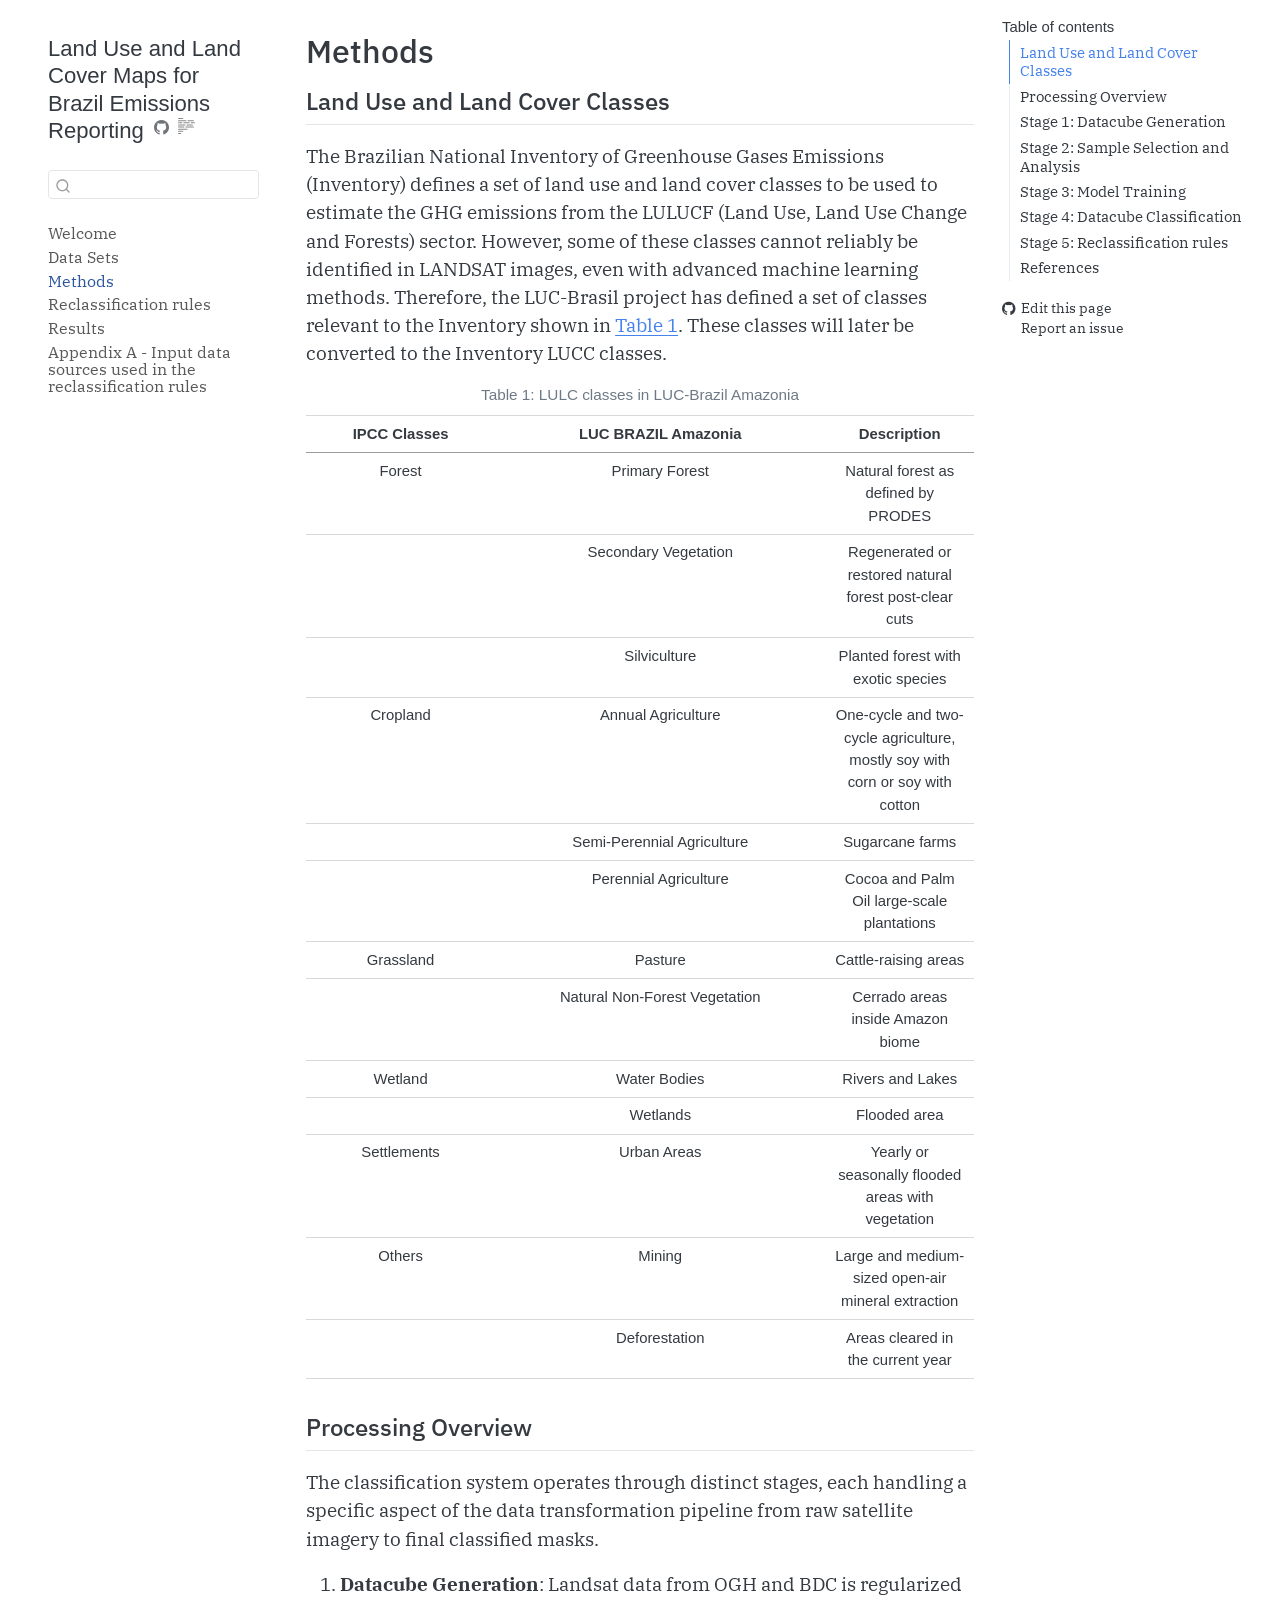
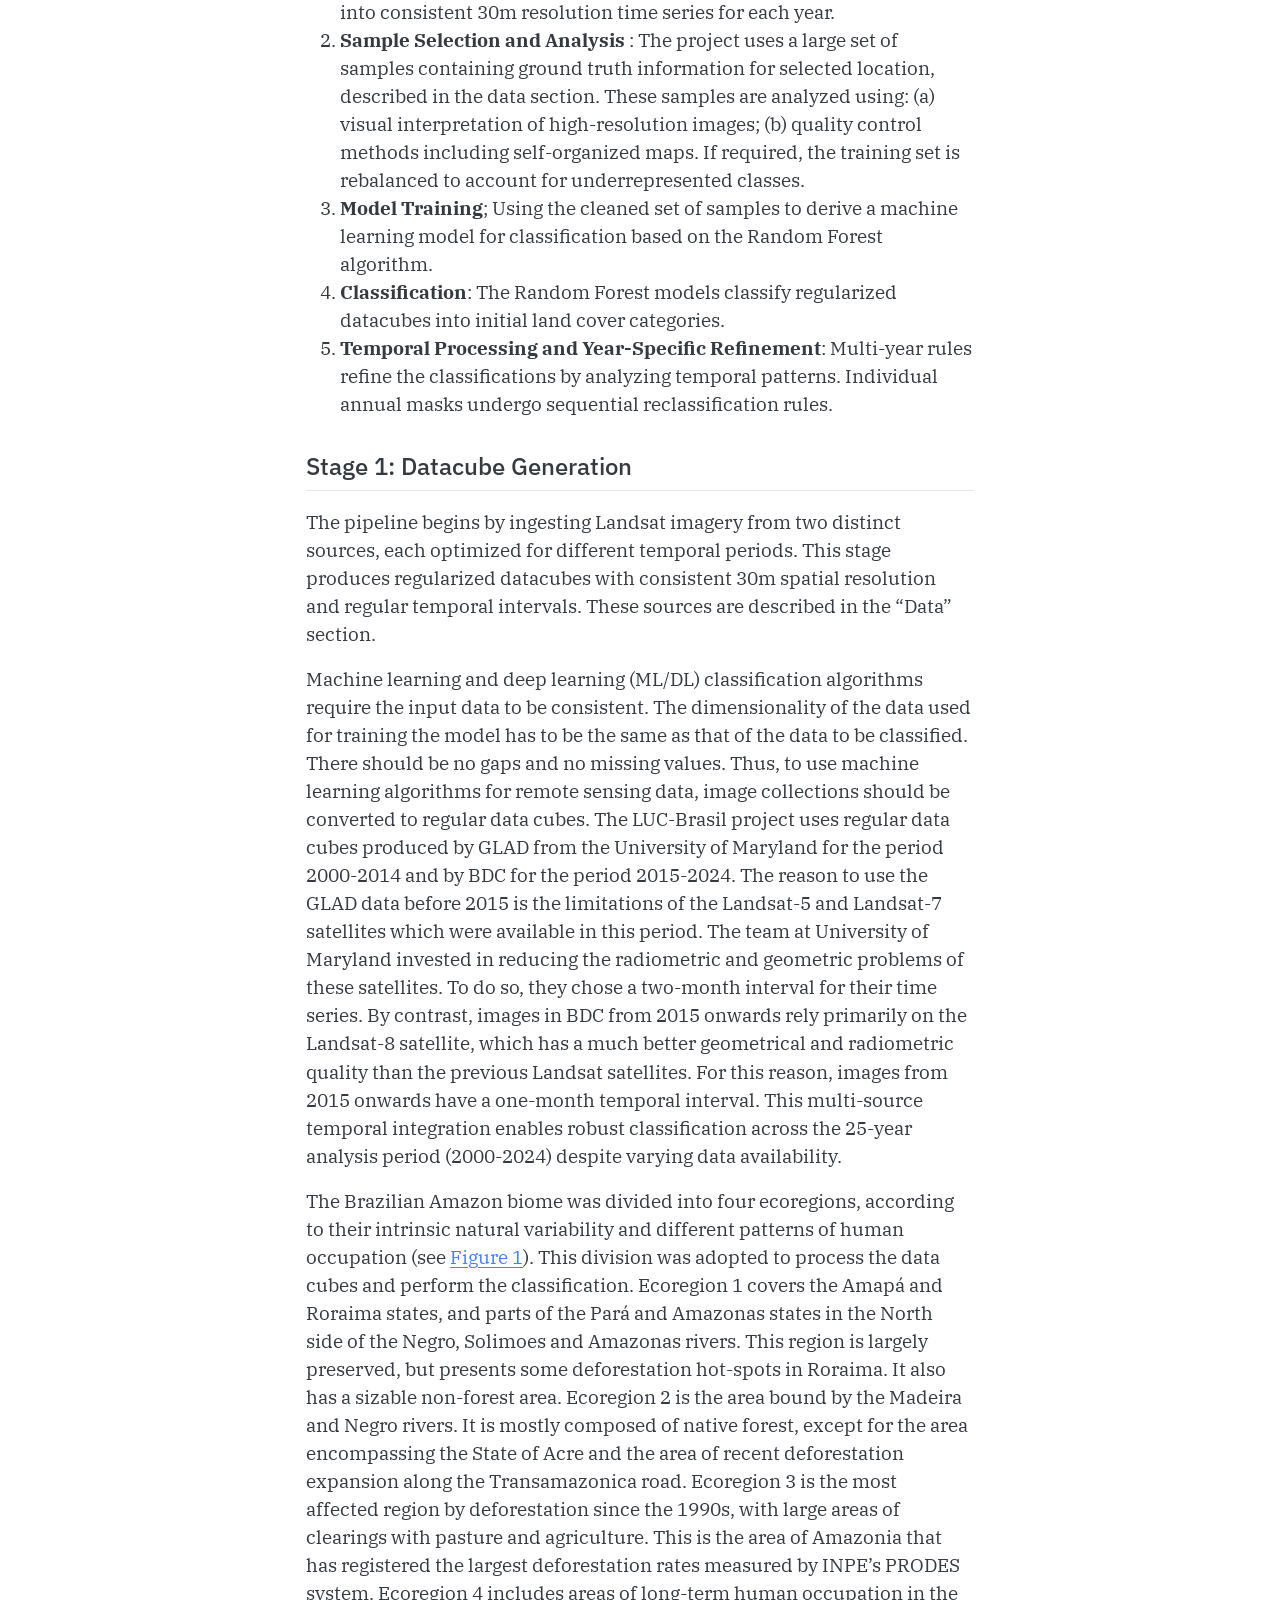
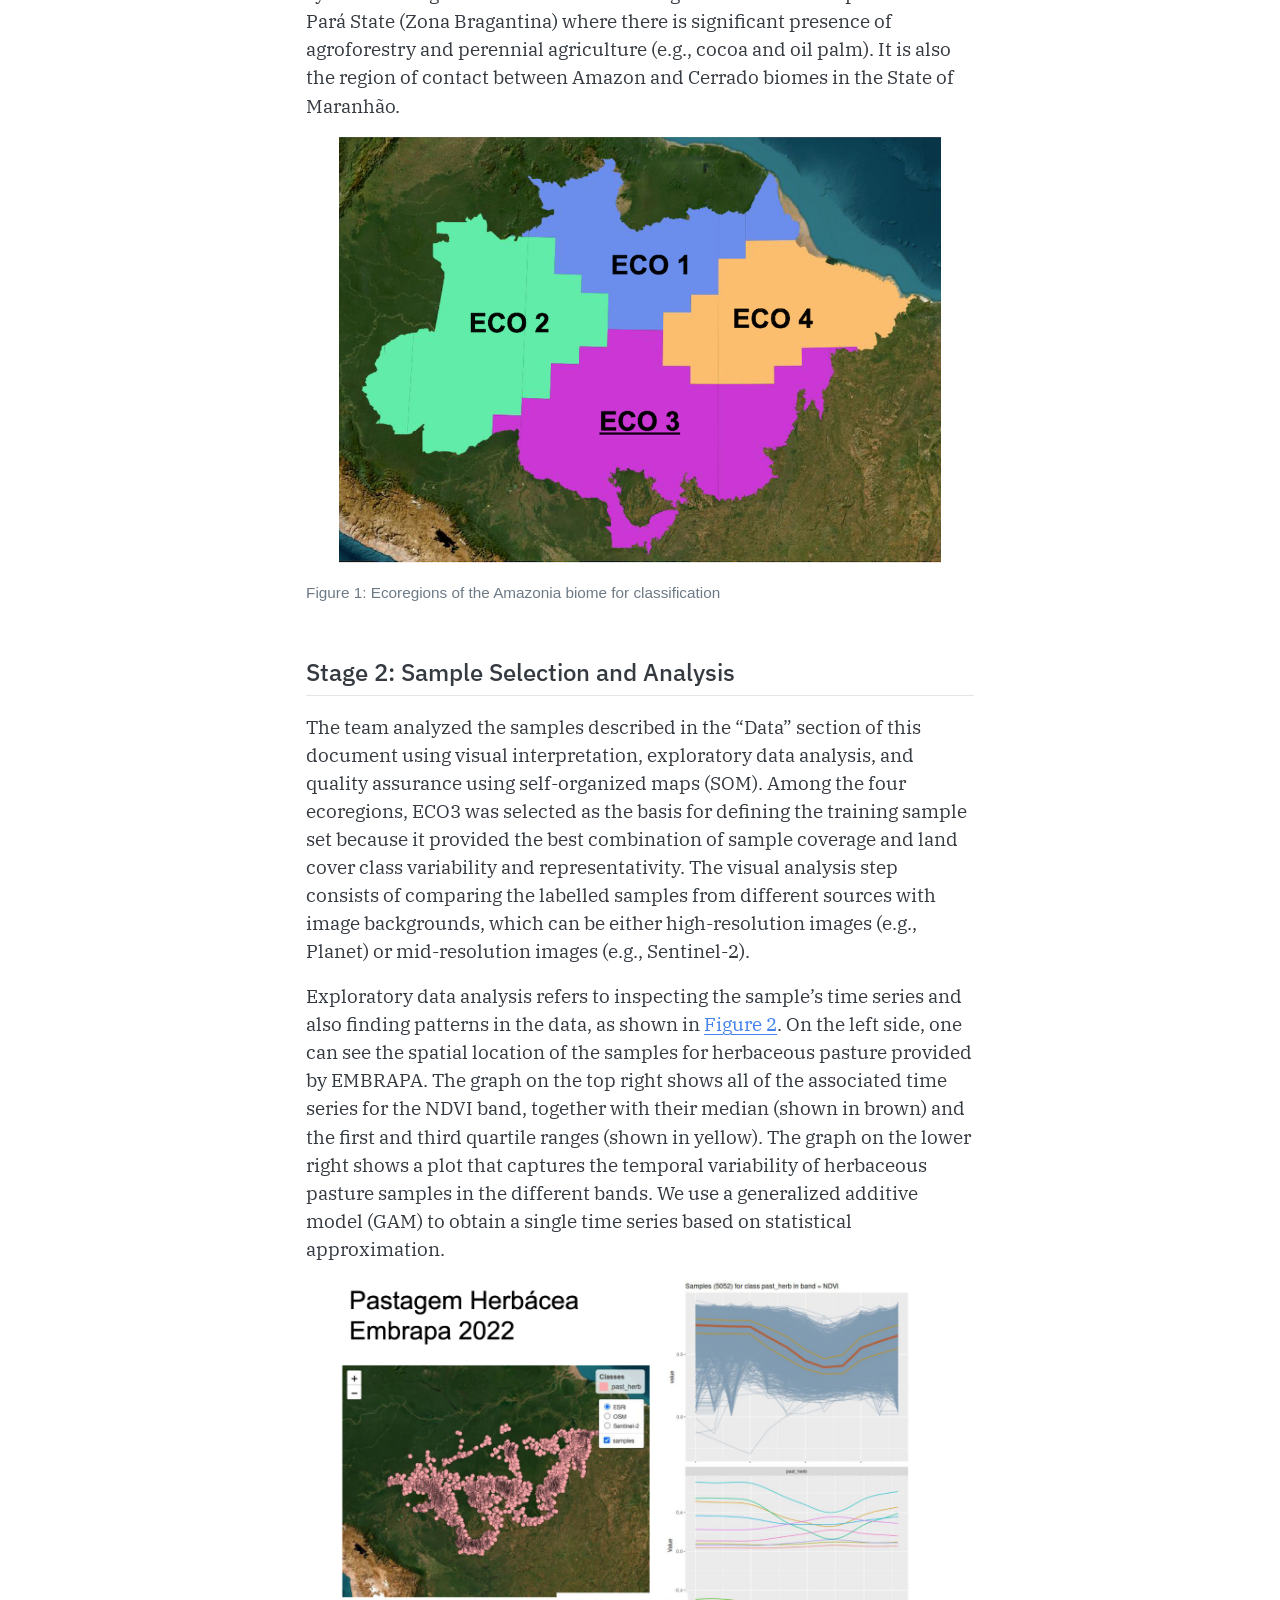
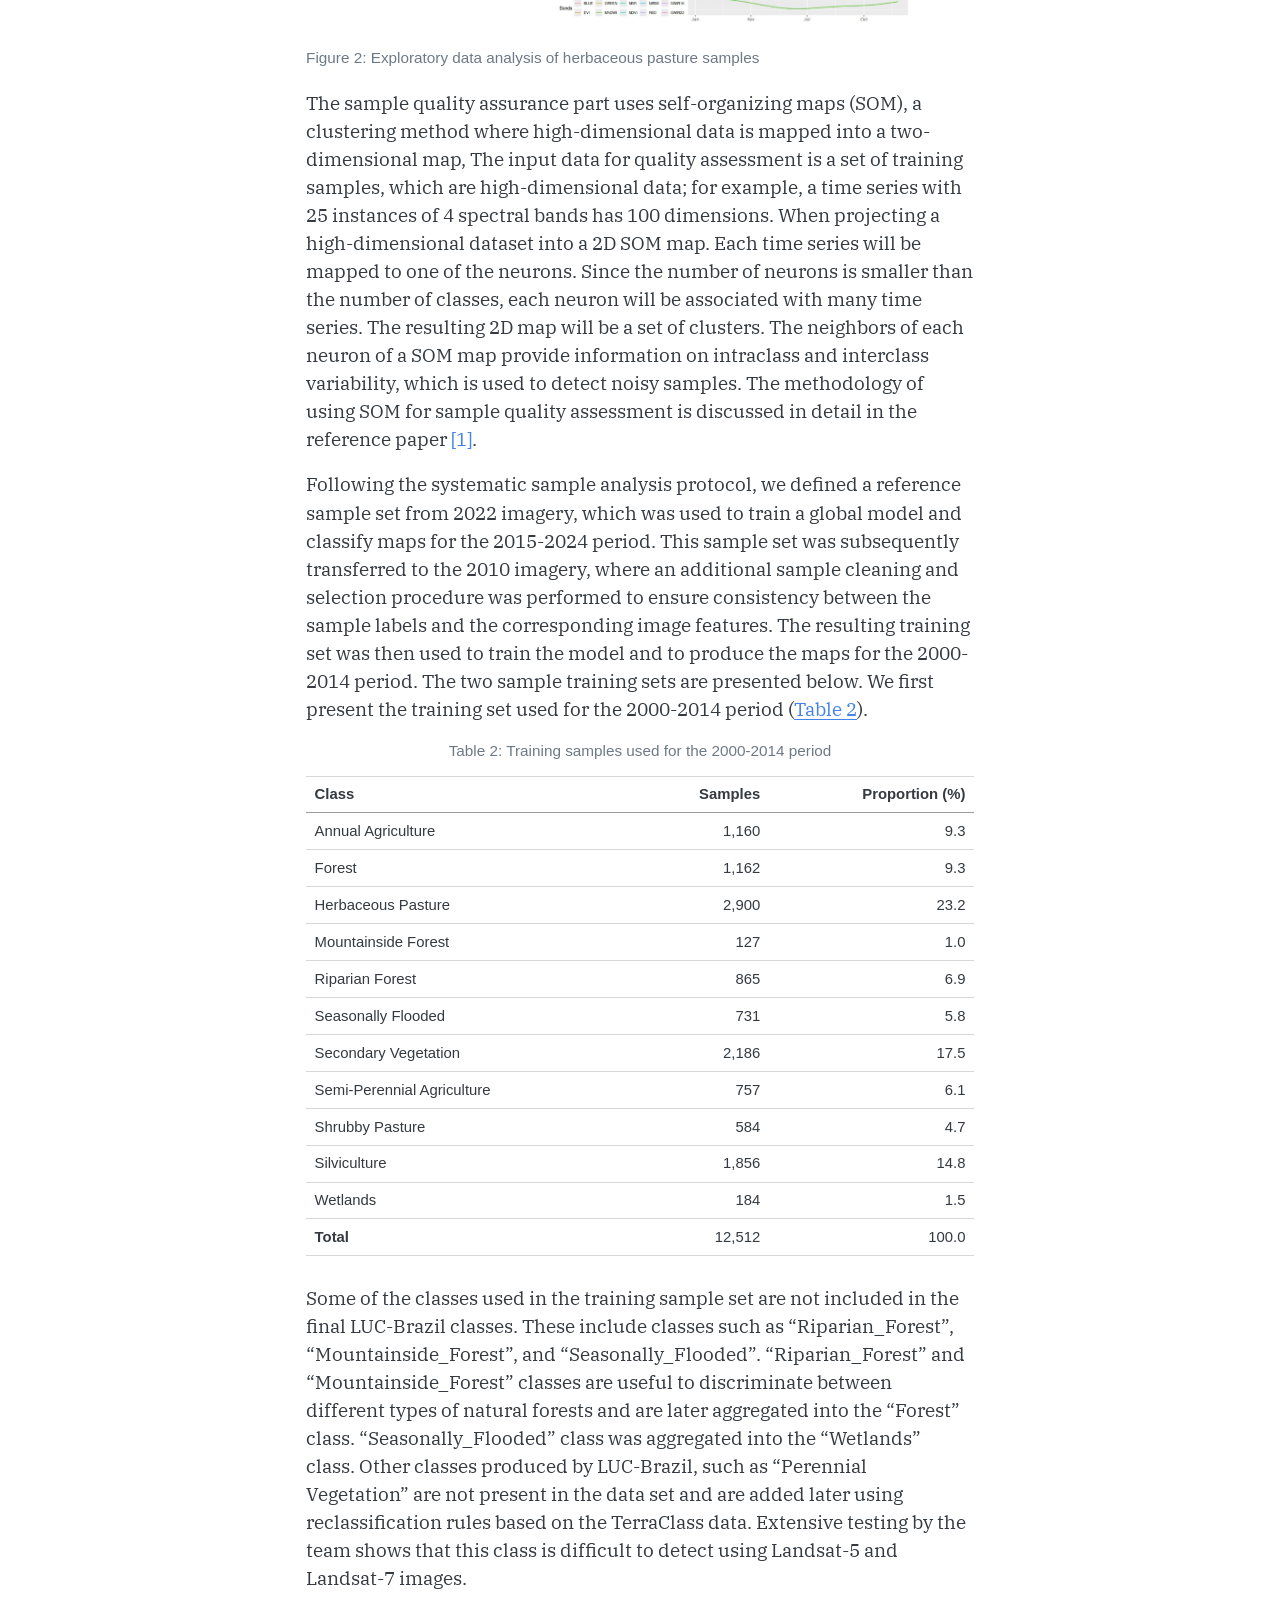
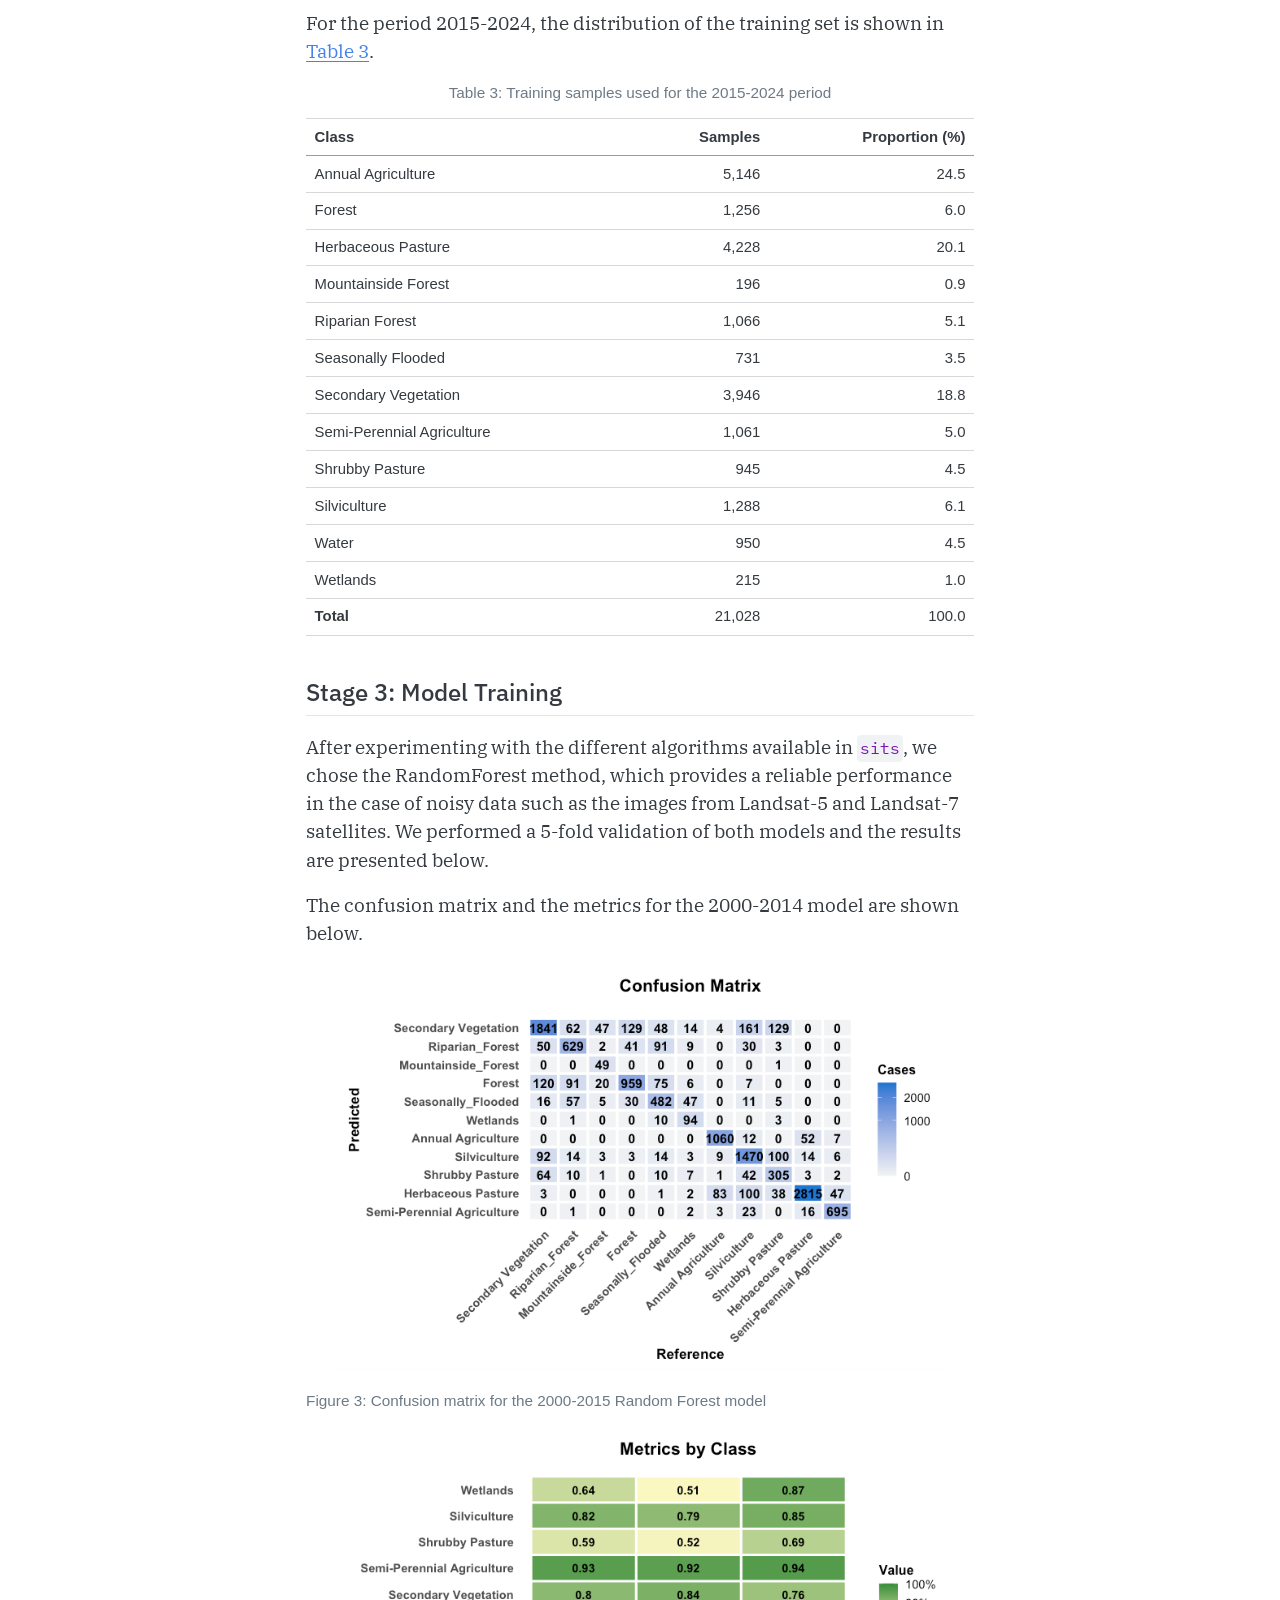
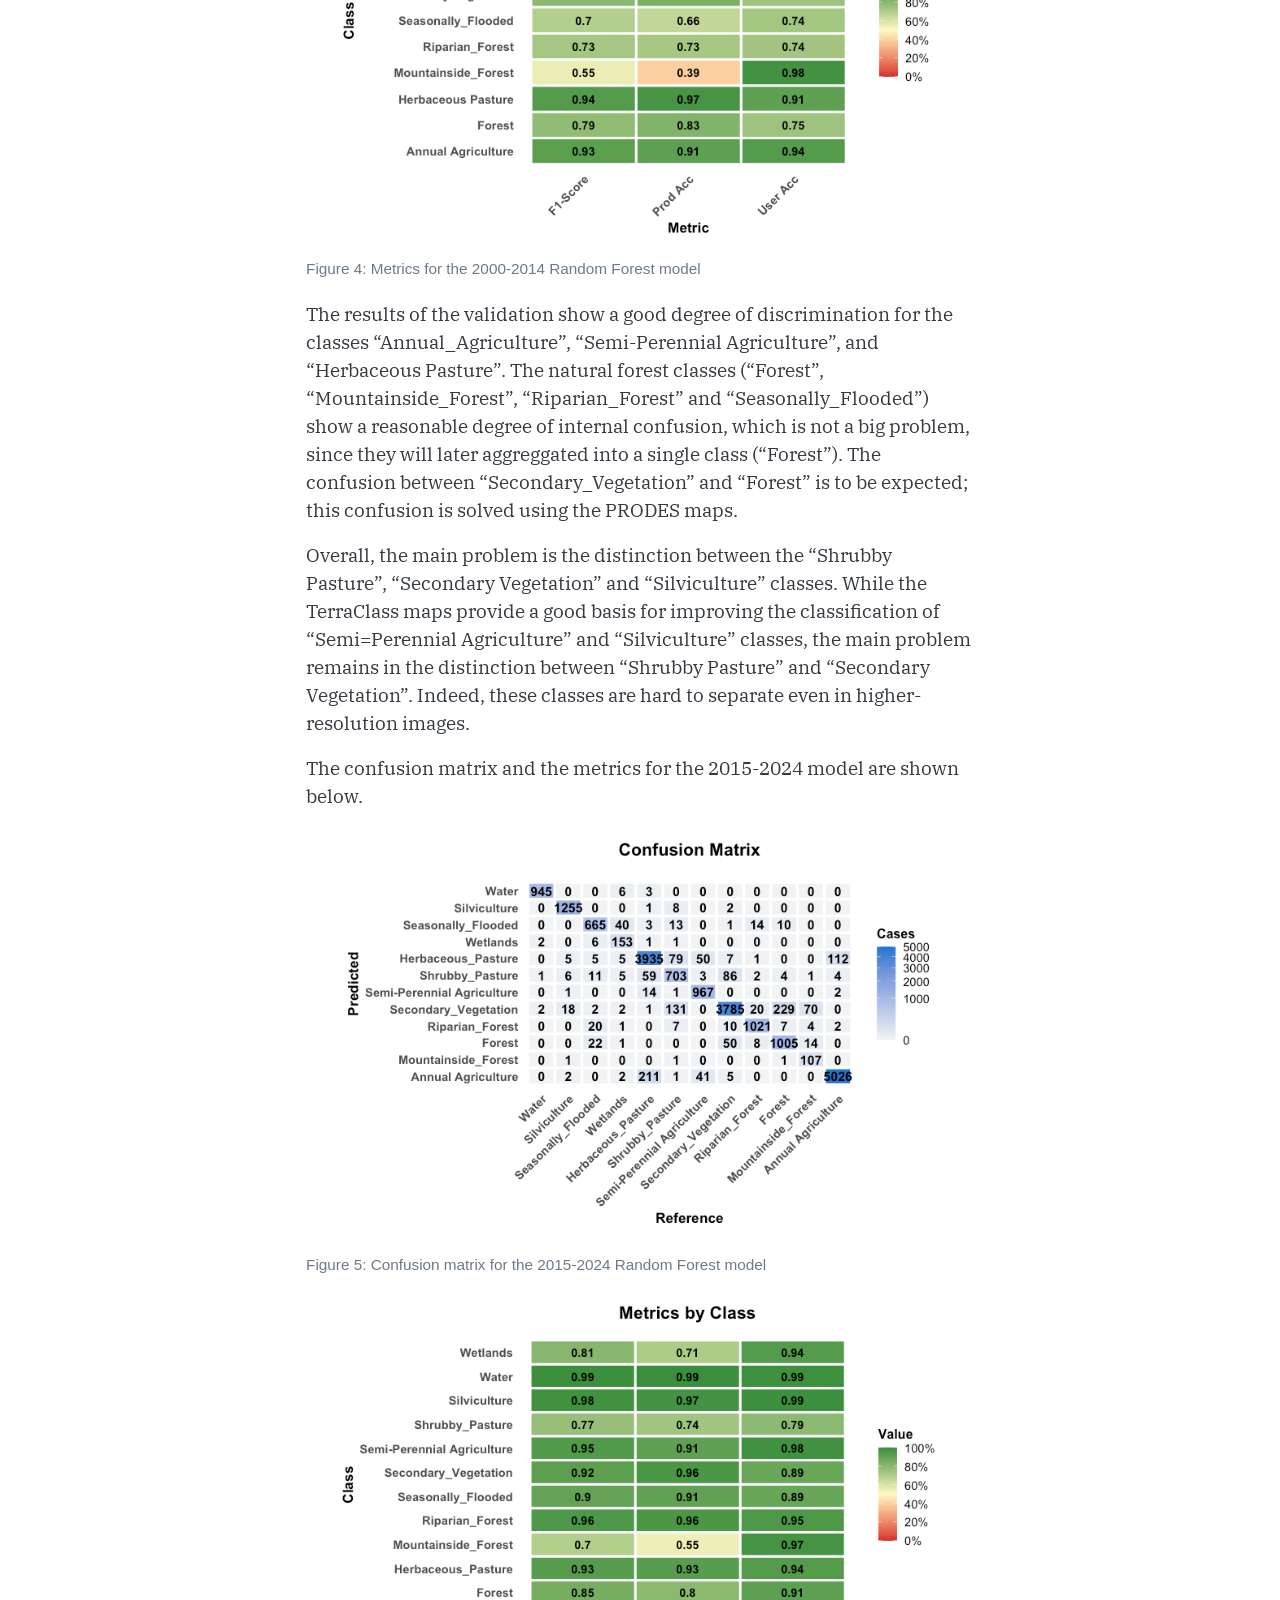
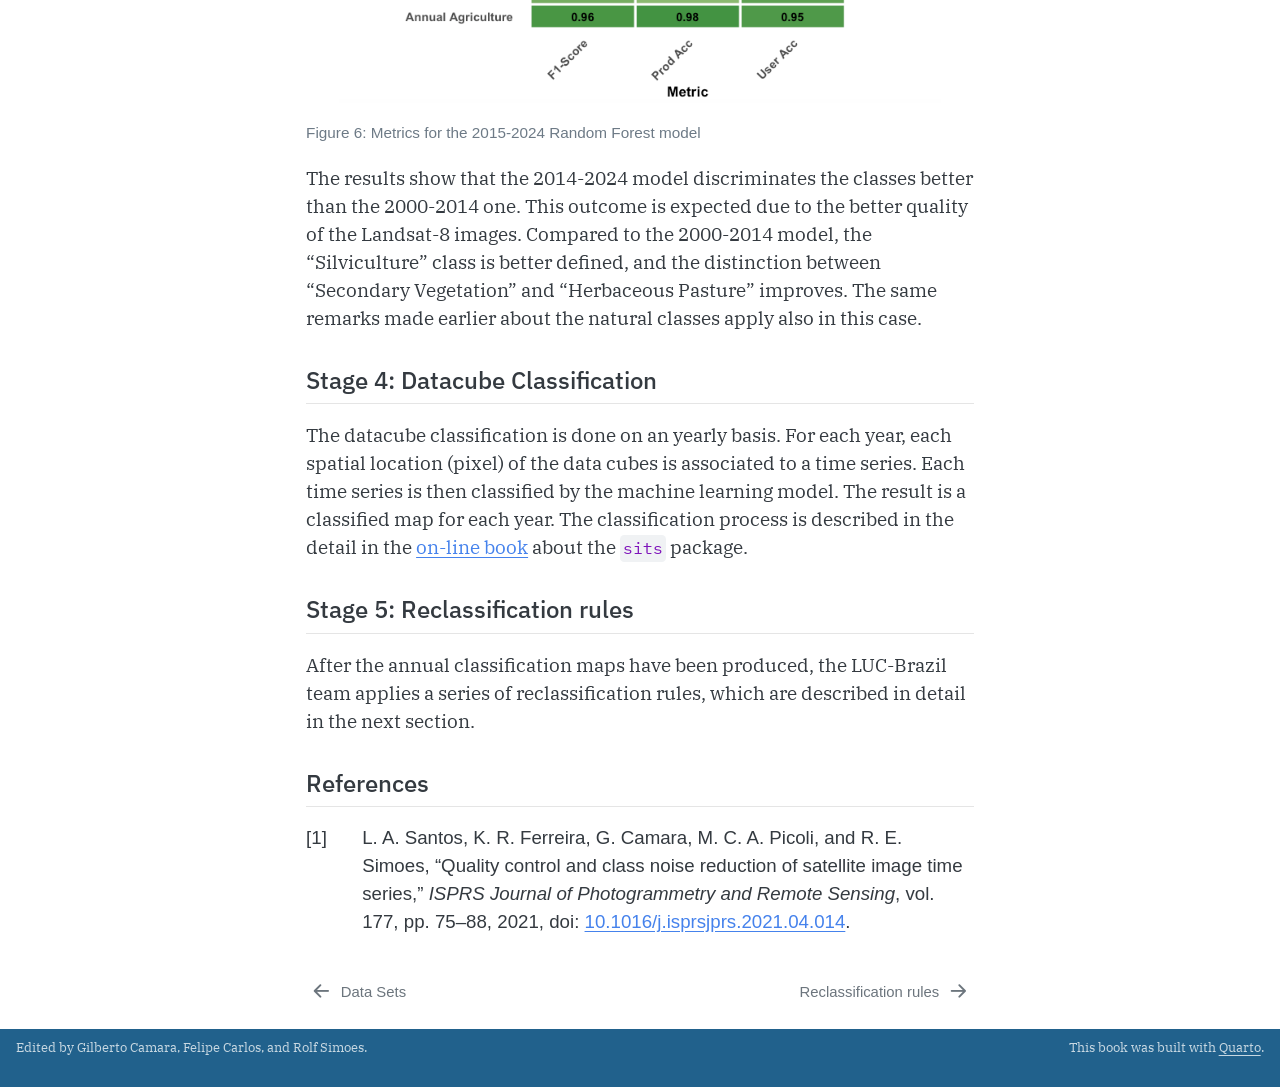
<file: docs/methods.html>
<!DOCTYPE html>
<html xmlns="http://www.w3.org/1999/xhtml" lang="en" xml:lang="en"><head>
<meta http-equiv="Content-Type" content="text/html; charset=UTF-8">
<meta charset="utf-8">
<meta name="generator" content="quarto-1.10.18">
<meta name="viewport" content="width=device-width, initial-scale=1.0, user-scalable=yes">
<meta name="author" content="Gilberto Camara, Felipe Carlos, and Rolf Simoes">
<title>Methods – Land Use and Land Cover Maps for Brazil Emissions Reporting</title>
<style>
/* Default styles provided by pandoc.
** See https://pandoc.org/MANUAL.html#variables-for-html for config info.
*/
span.smallcaps{font-variant: small-caps;}
div.columns{display: flex; gap: 1.5em;}
div.column{flex: auto;}
@media screen {
div.columns{gap: min(4vw, 1.5em);}
div.column{overflow-x: auto;}
}
div.hanging-indent{margin-left: 1.5em; text-indent: -1.5em;}
ul.task-list{list-style: none;}
ul.task-list li input[type="checkbox"] {
  width: 0.8em;
  margin: 0 0.8em 0.2em -1em; /* quarto-specific, see https://github.com/quarto-dev/quarto-cli/issues/4556 */ 
  vertical-align: middle;
}
/* CSS for citations */
div.csl-bib-body { }
div.csl-entry {
  clear: both;
  margin-bottom: 0em;
}
.hanging-indent div.csl-entry {
  margin-left:2em;
  text-indent:-2em;
}
div.csl-left-margin {
  min-width:2em;
  float:left;
}
div.csl-right-inline {
  margin-left:2em;
  padding-left:1em;
}
div.csl-indent {
  margin-left: 2em;
}</style>

<script src="site_libs/quarto-nav/quarto-nav.js"></script>
<script src="site_libs/quarto-nav/headroom.min.js"></script>
<script src="site_libs/clipboard/clipboard.min.js"></script>
<script src="site_libs/quarto-search/autocomplete.umd.js"></script>
<script src="site_libs/quarto-search/fuse.min.js"></script>
<script src="site_libs/quarto-search/quarto-search.js"></script>
<meta name="quarto:offset" content="./">
<link href="./reclassification.html" rel="next">
<link href="./data.html" rel="prev">
<script src="site_libs/quarto-html/quarto.js" type="module"></script>
<script src="site_libs/quarto-html/tabsets/tabsets.js" type="module"></script>
<script src="site_libs/quarto-html/popper.min.js"></script>
<script src="site_libs/quarto-html/tippy.umd.min.js"></script>
<script src="site_libs/quarto-html/anchor.min.js"></script>
<link href="site_libs/quarto-html/tippy.css" rel="stylesheet">
<link href="site_libs/quarto-html/quarto-syntax-highlighting-64a204ab8560d761af7679ceaba22944.css" rel="stylesheet" id="quarto-text-highlighting-styles">
<script src="site_libs/bootstrap/bootstrap.min.js"></script>
<link href="site_libs/bootstrap/bootstrap-icons.css" rel="stylesheet">
<link href="site_libs/bootstrap/bootstrap-fb714311b391b0cc506359a5f32b0783.min.css" rel="stylesheet" append-hash="true" id="quarto-bootstrap" data-mode="light"><script id="quarto-search-options" type="application/json">{
  "location": "sidebar",
  "copy-button": false,
  "collapse-after": 3,
  "panel-placement": "start",
  "type": "textbox",
  "limit": 50,
  "keyboard-shortcut": [
    "f",
    "/",
    "s"
  ],
  "show-item-context": false,
  "language": {
    "search-no-results-text": "No results",
    "search-matching-documents-text": "matching documents",
    "search-copy-link-title": "Copy link to search",
    "search-hide-matches-text": "Hide additional matches",
    "search-more-match-text": "more match in this document",
    "search-more-matches-text": "more matches in this document",
    "search-clear-button-title": "Clear",
    "search-text-placeholder": "",
    "search-detached-cancel-button-title": "Cancel",
    "search-submit-button-title": "Submit",
    "search-label": "Search"
  }
}</script>
</head>
<body class="nav-sidebar floating quarto-light">

<div id="quarto-search-results"></div>
  <header id="quarto-header" class="headroom fixed-top"><nav class="quarto-secondary-nav"><div class="container-fluid d-flex">
      <button type="button" class="quarto-btn-toggle btn" data-bs-toggle="collapse" role="button" data-bs-target=".quarto-sidebar-collapse-item" aria-controls="quarto-sidebar" aria-expanded="false" aria-label="Toggle sidebar navigation" onclick="if (window.quartoToggleHeadroom) { window.quartoToggleHeadroom(); }">
        <i class="bi bi-layout-text-sidebar-reverse"></i>
      </button>
        <nav class="quarto-page-breadcrumbs" aria-label="breadcrumb"><ol class="breadcrumb"><li class="breadcrumb-item"><a href="./methods.html">Methods</a></li></ol></nav>
        <a class="flex-grow-1" role="navigation" data-bs-toggle="collapse" data-bs-target=".quarto-sidebar-collapse-item" aria-controls="quarto-sidebar" aria-expanded="false" aria-label="Toggle sidebar navigation" onclick="if (window.quartoToggleHeadroom) { window.quartoToggleHeadroom(); }">      
        </a>
      <button type="button" class="btn quarto-search-button" aria-label="Search" onclick="window.quartoOpenSearch();">
        <i class="bi bi-search"></i>
      </button>
    </div>
  </nav></header><!-- content --><div id="quarto-content" class="quarto-container page-columns page-rows-contents page-layout-article">
<!-- sidebar -->
  <nav id="quarto-sidebar" class="sidebar collapse collapse-horizontal quarto-sidebar-collapse-item sidebar-navigation floating overflow-auto"><div class="pt-lg-2 mt-2 text-left sidebar-header">
    <div class="sidebar-title mb-0 py-0">
      <a href="./">Land Use and Land Cover Maps for Brazil Emissions Reporting</a> 
        <div class="sidebar-tools-main">
    <a href="https://github.com/restore-plus/docs" title="Source Code" class="quarto-navigation-tool px-1" aria-label="Source Code"><i class="bi bi-github"></i></a>
  <a href="" class="quarto-reader-toggle quarto-navigation-tool px-1" onclick="window.quartoToggleReader(); return false;" title="Toggle reader mode">
  <div class="quarto-reader-toggle-btn">
  <i class="bi"></i>
  </div>
</a>
</div>
    </div>
      </div>
        <div class="mt-2 flex-shrink-0 align-items-center">
        <div class="sidebar-search">
        <div id="quarto-search" class="" title="Search"></div>
        </div>
        </div>
    <div class="sidebar-menu-container"> 
    <ul class="list-unstyled mt-1">
<li class="sidebar-item">
  <div class="sidebar-item-container"> 
  <a href="./index.html" class="sidebar-item-text sidebar-link">
 <span class="menu-text">Welcome</span></a>
  </div>
</li>
        <li class="sidebar-item">
  <div class="sidebar-item-container"> 
  <a href="./data.html" class="sidebar-item-text sidebar-link">
 <span class="menu-text">Data Sets</span></a>
  </div>
</li>
        <li class="sidebar-item">
  <div class="sidebar-item-container"> 
  <a href="./methods.html" class="sidebar-item-text sidebar-link active">
 <span class="menu-text">Methods</span></a>
  </div>
</li>
        <li class="sidebar-item">
  <div class="sidebar-item-container"> 
  <a href="./reclassification.html" class="sidebar-item-text sidebar-link">
 <span class="menu-text">Reclassification rules</span></a>
  </div>
</li>
        <li class="sidebar-item">
  <div class="sidebar-item-container"> 
  <a href="./results.html" class="sidebar-item-text sidebar-link">
 <span class="menu-text">Results</span></a>
  </div>
</li>
        <li class="sidebar-item">
  <div class="sidebar-item-container"> 
  <a href="./appendix-a.html" class="sidebar-item-text sidebar-link">
 <span class="menu-text">Appendix A - Input data sources used in the reclassification rules</span></a>
  </div>
</li>
    </ul>
</div>
</nav><div id="quarto-sidebar-glass" class="quarto-sidebar-collapse-item" data-bs-toggle="collapse" data-bs-target=".quarto-sidebar-collapse-item"></div>
<!-- margin-sidebar -->
    <div id="quarto-margin-sidebar" class="sidebar margin-sidebar">
        <nav id="TOC" role="doc-toc" class="toc-active"><h2 id="toc-title">Table of contents</h2>
   
  <ul>
<li><a href="#land-use-and-land-cover-classes" id="toc-land-use-and-land-cover-classes" class="nav-link active" data-scroll-target="#land-use-and-land-cover-classes">Land Use and Land Cover Classes</a></li>
  <li><a href="#processing-overview" id="toc-processing-overview" class="nav-link" data-scroll-target="#processing-overview">Processing Overview</a></li>
  <li><a href="#stage-1-datacube-generation" id="toc-stage-1-datacube-generation" class="nav-link" data-scroll-target="#stage-1-datacube-generation">Stage 1: Datacube Generation</a></li>
  <li><a href="#stage-2-sample-selection-and-analysis" id="toc-stage-2-sample-selection-and-analysis" class="nav-link" data-scroll-target="#stage-2-sample-selection-and-analysis">Stage 2: Sample Selection and Analysis</a></li>
  <li><a href="#stage-3-model-training" id="toc-stage-3-model-training" class="nav-link" data-scroll-target="#stage-3-model-training">Stage 3: Model Training</a></li>
  <li><a href="#stage-4-datacube-classification" id="toc-stage-4-datacube-classification" class="nav-link" data-scroll-target="#stage-4-datacube-classification">Stage 4: Datacube Classification</a></li>
  <li><a href="#stage-5-reclassification-rules" id="toc-stage-5-reclassification-rules" class="nav-link" data-scroll-target="#stage-5-reclassification-rules">Stage 5: Reclassification rules</a></li>
  <li><a href="#references" id="toc-references" class="nav-link" data-scroll-target="#references">References</a></li>
  </ul><div class="toc-actions"><ul><li><a href="https://github.com/restore-plus/docs/edit/quarto/methods.qmd" class="toc-action"><i class="bi bi-github"></i>Edit this page</a></li><li><a href="https://github.com/restore-plus/docs/issues/new" class="toc-action"><i class="bi empty"></i>Report an issue</a></li></ul></div></nav>
    </div>
<!-- main -->
<main class="content" id="quarto-document-content"><header id="title-block-header" class="quarto-title-block default"><div class="quarto-title">
<h1 class="title">Methods</h1>
</div>



<div class="quarto-title-meta">

    
  
    
  </div>
  


</header><section id="land-use-and-land-cover-classes" class="level2 unnumbered"><h2 class="unnumbered anchored" data-anchor-id="land-use-and-land-cover-classes">Land Use and Land Cover Classes</h2>
<p>The Brazilian National Inventory of Greenhouse Gases Emissions (Inventory) defines a set of land use and land cover classes to be used to estimate the GHG emissions from the LULUCF (Land Use, Land Use Change and Forests) sector. However, some of these classes cannot reliably be identified in LANDSAT images, even with advanced machine learning methods. Therefore, the LUC-Brasil project has defined a set of classes relevant to the Inventory shown in <a href="#tbl-classes" class="quarto-xref">Table&nbsp;<span>1</span></a>. These classes will later be converted to the Inventory LUCC classes.</p>
<div id="tbl-classes" class="quarto-float quarto-figure quarto-figure-center anchored">
<figure class="quarto-float quarto-float-tbl figure"><figcaption class="quarto-float-caption-top quarto-float-caption quarto-float-tbl" id="tbl-classes-caption-0ceaefa1-69ba-4598-a22c-09a6ac19f8ca">
Table&nbsp;1: LULC classes in LUC-Brazil Amazonia
</figcaption><div aria-describedby="tbl-classes-caption-0ceaefa1-69ba-4598-a22c-09a6ac19f8ca">
<table class="caption-top table">
<colgroup>
<col style="width: 28%">
<col style="width: 49%">
<col style="width: 22%">
</colgroup>
<thead><tr class="header">
<th>IPCC Classes</th>
<th>LUC BRAZIL Amazonia</th>
<th>Description</th>
</tr></thead>
<tbody>
<tr class="odd">
<td>Forest</td>
<td>Primary Forest</td>
<td>Natural forest as defined by PRODES</td>
</tr>
<tr class="even">
<td></td>
<td>Secondary Vegetation</td>
<td>Regenerated or restored natural forest post-clear cuts</td>
</tr>
<tr class="odd">
<td></td>
<td>Silviculture</td>
<td>Planted forest with exotic species</td>
</tr>
<tr class="even">
<td>Cropland</td>
<td>Annual Agriculture</td>
<td>One-cycle and two-cycle agriculture, mostly soy with corn or soy with cotton</td>
</tr>
<tr class="odd">
<td></td>
<td>Semi-Perennial Agriculture</td>
<td>Sugarcane farms</td>
</tr>
<tr class="even">
<td></td>
<td>Perennial Agriculture</td>
<td>Cocoa and Palm Oil large-scale plantations</td>
</tr>
<tr class="odd">
<td>Grassland</td>
<td>Pasture</td>
<td>Cattle-raising areas</td>
</tr>
<tr class="even">
<td></td>
<td>Natural Non-Forest Vegetation</td>
<td>Cerrado areas inside Amazon biome</td>
</tr>
<tr class="odd">
<td>Wetland</td>
<td>Water Bodies</td>
<td>Rivers and Lakes</td>
</tr>
<tr class="even">
<td></td>
<td>Wetlands</td>
<td>Flooded area</td>
</tr>
<tr class="odd">
<td>Settlements</td>
<td>Urban Areas</td>
<td>Yearly or seasonally flooded areas with vegetation</td>
</tr>
<tr class="even">
<td>Others</td>
<td>Mining</td>
<td>Large and medium-sized open-air mineral extraction</td>
</tr>
<tr class="odd">
<td></td>
<td>Deforestation</td>
<td>Areas cleared in the current year</td>
</tr>
</tbody>
</table>
</div>
</figure>
</div>
</section><section id="processing-overview" class="level2 unnumbered"><h2 class="unnumbered anchored" data-anchor-id="processing-overview">Processing Overview</h2>
<p>The classification system operates through distinct stages, each handling a specific aspect of the data transformation pipeline from raw satellite imagery to final classified masks.</p>
<ol type="1">
<li>
<strong>Datacube Generation</strong>: Landsat data from OGH and BDC is regularized into consistent 30m resolution time series for each year.</li>
<li>
<strong>Sample Selection and Analysis </strong>: The project uses a large set of samples containing ground truth information for selected location, described in the data section. These samples are analyzed using: (a) visual interpretation of high-resolution images; (b) quality control methods including self-organized maps. If required, the training set is rebalanced to account for underrepresented classes.</li>
<li>
<strong>Model Training</strong>; Using the cleaned set of samples to derive a machine learning model for classification based on the Random Forest algorithm.</li>
<li>
<strong>Classification</strong>: The Random Forest models classify regularized datacubes into initial land cover categories.</li>
<li>
<strong>Temporal Processing and Year-Specific Refinement</strong>: Multi-year rules refine the classifications by analyzing temporal patterns. Individual annual masks undergo sequential reclassification rules.</li>
</ol></section><section id="stage-1-datacube-generation" class="level2 unnumbered"><h2 class="unnumbered anchored" data-anchor-id="stage-1-datacube-generation">Stage 1: Datacube Generation</h2>
<p>The pipeline begins by ingesting Landsat imagery from two distinct sources, each optimized for different temporal periods. This stage produces regularized datacubes with consistent 30m spatial resolution and regular temporal intervals. These sources are described in the “Data” section.</p>
<p>Machine learning and deep learning (ML/DL) classification algorithms require the input data to be consistent. The dimensionality of the data used for training the model has to be the same as that of the data to be classified. There should be no gaps and no missing values. Thus, to use machine learning algorithms for remote sensing data, image collections should be converted to regular data cubes. The LUC-Brasil project uses regular data cubes produced by GLAD from the University of Maryland for the period 2000-2014 and by BDC for the period 2015-2024. The reason to use the GLAD data before 2015 is the limitations of the Landsat-5 and Landsat-7 satellites which were available in this period. The team at University of Maryland invested in reducing the radiometric and geometric problems of these satellites. To do so, they chose a two-month interval for their time series. By contrast, images in BDC from 2015 onwards rely primarily on the Landsat-8 satellite, which has a much better geometrical and radiometric quality than the previous Landsat satellites. For this reason, images from 2015 onwards have a one-month temporal interval. This multi-source temporal integration enables robust classification across the 25-year analysis period (2000-2024) despite varying data availability.</p>
<p>The Brazilian Amazon biome was divided into four ecoregions, according to their intrinsic natural variability and different patterns of human occupation (see <a href="#fig-ecoregions" class="quarto-xref">Figure&nbsp;<span>1</span></a>). This division was adopted to process the data cubes and perform the classification. Ecoregion 1 covers the Amapá and Roraima states, and parts of the Pará and Amazonas states in the North side of the Negro, Solimoes and Amazonas rivers. This region is largely preserved, but presents some deforestation hot-spots in Roraima. It also has a sizable non-forest area. Ecoregion 2 is the area bound by the Madeira and Negro rivers. It is mostly composed of native forest, except for the area encompassing the State of Acre and the area of recent deforestation expansion along the Transamazonica road. Ecoregion 3 is the most affected region by deforestation since the 1990s, with large areas of clearings with pasture and agriculture. This is the area of Amazonia that has registered the largest deforestation rates measured by INPE’s PRODES system. Ecoregion 4 includes areas of long-term human occupation in the Pará State (Zona Bragantina) where there is significant presence of agroforestry and perennial agriculture (e.g., cocoa and oil palm). It is also the region of contact between Amazon and Cerrado biomes in the State of Maranhão.</p>
<div class="cell" data-layout-align="center">
<div class="cell-output-display">
<div id="fig-ecoregions" class="quarto-float quarto-figure quarto-figure-center anchored" data-fig-align="center">
<figure class="quarto-float quarto-float-fig figure"><div aria-describedby="fig-ecoregions-caption-0ceaefa1-69ba-4598-a22c-09a6ac19f8ca">
<img src="./images/amazonia_eco_regions.png" class="img-fluid quarto-figure quarto-figure-center figure-img" style="width:90.0%">
</div>
<figcaption class="quarto-float-caption-bottom quarto-float-caption quarto-float-fig" id="fig-ecoregions-caption-0ceaefa1-69ba-4598-a22c-09a6ac19f8ca">
Figure&nbsp;1: Ecoregions of the Amazonia biome for classification
</figcaption></figure>
</div>
</div>
</div>
</section><section id="stage-2-sample-selection-and-analysis" class="level2 unnumbered"><h2 class="unnumbered anchored" data-anchor-id="stage-2-sample-selection-and-analysis">Stage 2: Sample Selection and Analysis</h2>
<p>The team analyzed the samples described in the “Data” section of this document using visual interpretation, exploratory data analysis, and quality assurance using self-organized maps (SOM). Among the four ecoregions, ECO3 was selected as the basis for defining the training sample set because it provided the best combination of sample coverage and land cover class variability and representativity. The visual analysis step consists of comparing the labelled samples from different sources with image backgrounds, which can be either high-resolution images (e.g., Planet) or mid-resolution images (e.g., Sentinel-2).</p>
<p>Exploratory data analysis refers to inspecting the sample’s time series and also finding patterns in the data, as shown in <a href="#fig-methods-explor" class="quarto-xref">Figure&nbsp;<span>2</span></a>. On the left side, one can see the spatial location of the samples for herbaceous pasture provided by EMBRAPA. The graph on the top right shows all of the associated time series for the NDVI band, together with their median (shown in brown) and the first and third quartile ranges (shown in yellow). The graph on the lower right shows a plot that captures the temporal variability of herbaceous pasture samples in the different bands. We use a generalized additive model (GAM) to obtain a single time series based on statistical approximation.</p>
<div class="cell" data-layout-align="center">
<div class="cell-output-display">
<div id="fig-methods-explor" class="quarto-float quarto-figure quarto-figure-center anchored" data-fig-align="center">
<figure class="quarto-float quarto-float-fig figure"><div aria-describedby="fig-methods-explor-caption-0ceaefa1-69ba-4598-a22c-09a6ac19f8ca">
<img src="./images/pasture_visual_exploration.png" class="img-fluid quarto-figure quarto-figure-center figure-img" style="width:90.0%">
</div>
<figcaption class="quarto-float-caption-bottom quarto-float-caption quarto-float-fig" id="fig-methods-explor-caption-0ceaefa1-69ba-4598-a22c-09a6ac19f8ca">
Figure&nbsp;2: Exploratory data analysis of herbaceous pasture samples
</figcaption></figure>
</div>
</div>
</div>
<p>The sample quality assurance part uses self-organizing maps (SOM), a clustering method where high-dimensional data is mapped into a two-dimensional map, The input data for quality assessment is a set of training samples, which are high-dimensional data; for example, a time series with 25 instances of 4 spectral bands has 100 dimensions. When projecting a high-dimensional dataset into a 2D SOM map. Each time series will be mapped to one of the neurons. Since the number of neurons is smaller than the number of classes, each neuron will be associated with many time series. The resulting 2D map will be a set of clusters. The neighbors of each neuron of a SOM map provide information on intraclass and interclass variability, which is used to detect noisy samples. The methodology of using SOM for sample quality assessment is discussed in detail in the reference paper <span class="citation" data-cites="Santos2021a"><a href="#ref-Santos2021a" role="doc-biblioref">[1]</a></span>.</p>
<p>Following the systematic sample analysis protocol, we defined a reference sample set from 2022 imagery, which was used to train a global model and classify maps for the 2015-2024 period. This sample set was subsequently transferred to the 2010 imagery, where an additional sample cleaning and selection procedure was performed to ensure consistency between the sample labels and the corresponding image features. The resulting training set was then used to train the model and to produce the maps for the 2000-2014 period. The two sample training sets are presented below. We first present the training set used for the 2000-2014 period (<a href="#tbl-samples-2010" class="quarto-xref">Table&nbsp;<span>2</span></a>).</p>
<div class="cell plain">
<div id="tbl-samples-2010" class="cell plain quarto-float quarto-figure quarto-figure-center anchored">
<figure class="quarto-float quarto-float-tbl figure"><figcaption class="quarto-float-caption-top quarto-float-caption quarto-float-tbl" id="tbl-samples-2010-caption-0ceaefa1-69ba-4598-a22c-09a6ac19f8ca">
Table&nbsp;2: Training samples used for the 2000-2014 period
</figcaption><div aria-describedby="tbl-samples-2010-caption-0ceaefa1-69ba-4598-a22c-09a6ac19f8ca">
<div class="cell-output-display">
<table class="cell plain caption-top table">
<thead><tr class="header">
<th style="text-align: left;">Class</th>
<th style="text-align: right;">Samples</th>
<th style="text-align: right;">Proportion (%)</th>
</tr></thead>
<tbody>
<tr class="odd">
<td style="text-align: left;">Annual Agriculture</td>
<td style="text-align: right;">1,160</td>
<td style="text-align: right;">9.3</td>
</tr>
<tr class="even">
<td style="text-align: left;">Forest</td>
<td style="text-align: right;">1,162</td>
<td style="text-align: right;">9.3</td>
</tr>
<tr class="odd">
<td style="text-align: left;">Herbaceous Pasture</td>
<td style="text-align: right;">2,900</td>
<td style="text-align: right;">23.2</td>
</tr>
<tr class="even">
<td style="text-align: left;">Mountainside Forest</td>
<td style="text-align: right;">127</td>
<td style="text-align: right;">1.0</td>
</tr>
<tr class="odd">
<td style="text-align: left;">Riparian Forest</td>
<td style="text-align: right;">865</td>
<td style="text-align: right;">6.9</td>
</tr>
<tr class="even">
<td style="text-align: left;">Seasonally Flooded</td>
<td style="text-align: right;">731</td>
<td style="text-align: right;">5.8</td>
</tr>
<tr class="odd">
<td style="text-align: left;">Secondary Vegetation</td>
<td style="text-align: right;">2,186</td>
<td style="text-align: right;">17.5</td>
</tr>
<tr class="even">
<td style="text-align: left;">Semi-Perennial Agriculture</td>
<td style="text-align: right;">757</td>
<td style="text-align: right;">6.1</td>
</tr>
<tr class="odd">
<td style="text-align: left;">Shrubby Pasture</td>
<td style="text-align: right;">584</td>
<td style="text-align: right;">4.7</td>
</tr>
<tr class="even">
<td style="text-align: left;">Silviculture</td>
<td style="text-align: right;">1,856</td>
<td style="text-align: right;">14.8</td>
</tr>
<tr class="odd">
<td style="text-align: left;">Wetlands</td>
<td style="text-align: right;">184</td>
<td style="text-align: right;">1.5</td>
</tr>
<tr class="even">
<td style="text-align: left;"><strong>Total</strong></td>
<td style="text-align: right;">12,512</td>
<td style="text-align: right;">100.0</td>
</tr>
</tbody>
</table>
</div>
</div>
</figure>
</div>
</div>
<p>Some of the classes used in the training sample set are not included in the final LUC-Brazil classes. These include classes such as “Riparian_Forest”, “Mountainside_Forest”, and “Seasonally_Flooded”. “Riparian_Forest” and “Mountainside_Forest” classes are useful to discriminate between different types of natural forests and are later aggregated into the “Forest” class. “Seasonally_Flooded” class was aggregated into the “Wetlands” class. Other classes produced by LUC-Brazil, such as “Perennial Vegetation” are not present in the data set and are added later using reclassification rules based on the TerraClass data. Extensive testing by the team shows that this class is difficult to detect using Landsat-5 and Landsat-7 images.</p>
<p>For the period 2015-2024, the distribution of the training set is shown in <a href="#tbl-samples-2020" class="quarto-xref">Table&nbsp;<span>3</span></a>.</p>
<div class="cell plain">
<div id="tbl-samples-2020" class="cell plain quarto-float quarto-figure quarto-figure-center anchored">
<figure class="quarto-float quarto-float-tbl figure"><figcaption class="quarto-float-caption-top quarto-float-caption quarto-float-tbl" id="tbl-samples-2020-caption-0ceaefa1-69ba-4598-a22c-09a6ac19f8ca">
Table&nbsp;3: Training samples used for the 2015-2024 period
</figcaption><div aria-describedby="tbl-samples-2020-caption-0ceaefa1-69ba-4598-a22c-09a6ac19f8ca">
<div class="cell-output-display">
<table class="cell plain caption-top table">
<thead><tr class="header">
<th style="text-align: left;">Class</th>
<th style="text-align: right;">Samples</th>
<th style="text-align: right;">Proportion (%)</th>
</tr></thead>
<tbody>
<tr class="odd">
<td style="text-align: left;">Annual Agriculture</td>
<td style="text-align: right;">5,146</td>
<td style="text-align: right;">24.5</td>
</tr>
<tr class="even">
<td style="text-align: left;">Forest</td>
<td style="text-align: right;">1,256</td>
<td style="text-align: right;">6.0</td>
</tr>
<tr class="odd">
<td style="text-align: left;">Herbaceous Pasture</td>
<td style="text-align: right;">4,228</td>
<td style="text-align: right;">20.1</td>
</tr>
<tr class="even">
<td style="text-align: left;">Mountainside Forest</td>
<td style="text-align: right;">196</td>
<td style="text-align: right;">0.9</td>
</tr>
<tr class="odd">
<td style="text-align: left;">Riparian Forest</td>
<td style="text-align: right;">1,066</td>
<td style="text-align: right;">5.1</td>
</tr>
<tr class="even">
<td style="text-align: left;">Seasonally Flooded</td>
<td style="text-align: right;">731</td>
<td style="text-align: right;">3.5</td>
</tr>
<tr class="odd">
<td style="text-align: left;">Secondary Vegetation</td>
<td style="text-align: right;">3,946</td>
<td style="text-align: right;">18.8</td>
</tr>
<tr class="even">
<td style="text-align: left;">Semi-Perennial Agriculture</td>
<td style="text-align: right;">1,061</td>
<td style="text-align: right;">5.0</td>
</tr>
<tr class="odd">
<td style="text-align: left;">Shrubby Pasture</td>
<td style="text-align: right;">945</td>
<td style="text-align: right;">4.5</td>
</tr>
<tr class="even">
<td style="text-align: left;">Silviculture</td>
<td style="text-align: right;">1,288</td>
<td style="text-align: right;">6.1</td>
</tr>
<tr class="odd">
<td style="text-align: left;">Water</td>
<td style="text-align: right;">950</td>
<td style="text-align: right;">4.5</td>
</tr>
<tr class="even">
<td style="text-align: left;">Wetlands</td>
<td style="text-align: right;">215</td>
<td style="text-align: right;">1.0</td>
</tr>
<tr class="odd">
<td style="text-align: left;"><strong>Total</strong></td>
<td style="text-align: right;">21,028</td>
<td style="text-align: right;">100.0</td>
</tr>
</tbody>
</table>
</div>
</div>
</figure>
</div>
</div>
</section><section id="stage-3-model-training" class="level2"><h2 class="anchored" data-anchor-id="stage-3-model-training">Stage 3: Model Training</h2>
<p>After experimenting with the different algorithms available in <code>sits</code>, we chose the RandomForest method, which provides a reliable performance in the case of noisy data such as the images from Landsat-5 and Landsat-7 satellites. We performed a 5-fold validation of both models and the results are presented below.</p>
<p>The confusion matrix and the metrics for the 2000-2014 model are shown below.</p>
<div class="cell" data-layout-align="center">
<div class="cell-output-display">
<div id="fig-kfold-2010-matrix" class="quarto-float quarto-figure quarto-figure-center anchored" data-fig-align="center">
<figure class="quarto-float quarto-float-fig figure"><div aria-describedby="fig-kfold-2010-matrix-caption-0ceaefa1-69ba-4598-a22c-09a6ac19f8ca">
<img src="./images/model_2010_conf_matrix.png" class="img-fluid quarto-figure quarto-figure-center figure-img" style="width:90.0%">
</div>
<figcaption class="quarto-float-caption-bottom quarto-float-caption quarto-float-fig" id="fig-kfold-2010-matrix-caption-0ceaefa1-69ba-4598-a22c-09a6ac19f8ca">
Figure&nbsp;3: Confusion matrix for the 2000-2015 Random Forest model
</figcaption></figure>
</div>
</div>
</div>
<div class="cell" data-layout-align="center">
<div class="cell-output-display">
<div id="fig-kfold-2010-metrics" class="quarto-float quarto-figure quarto-figure-center anchored" data-fig-align="center">
<figure class="quarto-float quarto-float-fig figure"><div aria-describedby="fig-kfold-2010-metrics-caption-0ceaefa1-69ba-4598-a22c-09a6ac19f8ca">
<img src="./images/model_2010_metrics.png" class="img-fluid quarto-figure quarto-figure-center figure-img" style="width:90.0%">
</div>
<figcaption class="quarto-float-caption-bottom quarto-float-caption quarto-float-fig" id="fig-kfold-2010-metrics-caption-0ceaefa1-69ba-4598-a22c-09a6ac19f8ca">
Figure&nbsp;4: Metrics for the 2000-2014 Random Forest model
</figcaption></figure>
</div>
</div>
</div>
<p>The results of the validation show a good degree of discrimination for the classes “Annual_Agriculture”, “Semi-Perennial Agriculture”, and “Herbaceous Pasture”. The natural forest classes (“Forest”, “Mountainside_Forest”, “Riparian_Forest” and “Seasonally_Flooded”) show a reasonable degree of internal confusion, which is not a big problem, since they will later aggreggated into a single class (“Forest”). The confusion between “Secondary_Vegetation” and “Forest” is to be expected; this confusion is solved using the PRODES maps.</p>
<p>Overall, the main problem is the distinction between the “Shrubby Pasture”, “Secondary Vegetation” and “Silviculture” classes. While the TerraClass maps provide a good basis for improving the classification of “Semi=Perennial Agriculture” and “Silviculture” classes, the main problem remains in the distinction between “Shrubby Pasture” and “Secondary Vegetation”. Indeed, these classes are hard to separate even in higher-resolution images.</p>
<p>The confusion matrix and the metrics for the 2015-2024 model are shown below.</p>
<div class="cell" data-layout-align="center">
<div class="cell-output-display">
<div id="fig-kfold-2020-matrix" class="quarto-float quarto-figure quarto-figure-center anchored" data-fig-align="center">
<figure class="quarto-float quarto-float-fig figure"><div aria-describedby="fig-kfold-2020-matrix-caption-0ceaefa1-69ba-4598-a22c-09a6ac19f8ca">
<img src="./images/model_2020_conf_matrix.png" class="img-fluid quarto-figure quarto-figure-center figure-img" style="width:90.0%">
</div>
<figcaption class="quarto-float-caption-bottom quarto-float-caption quarto-float-fig" id="fig-kfold-2020-matrix-caption-0ceaefa1-69ba-4598-a22c-09a6ac19f8ca">
Figure&nbsp;5: Confusion matrix for the 2015-2024 Random Forest model
</figcaption></figure>
</div>
</div>
</div>
<div class="cell" data-layout-align="center">
<div class="cell-output-display">
<div id="fig-kfold-2020-metrics" class="quarto-float quarto-figure quarto-figure-center anchored" data-fig-align="center">
<figure class="quarto-float quarto-float-fig figure"><div aria-describedby="fig-kfold-2020-metrics-caption-0ceaefa1-69ba-4598-a22c-09a6ac19f8ca">
<img src="./images/model_2020_metrics.png" class="img-fluid quarto-figure quarto-figure-center figure-img" style="width:90.0%">
</div>
<figcaption class="quarto-float-caption-bottom quarto-float-caption quarto-float-fig" id="fig-kfold-2020-metrics-caption-0ceaefa1-69ba-4598-a22c-09a6ac19f8ca">
Figure&nbsp;6: Metrics for the 2015-2024 Random Forest model
</figcaption></figure>
</div>
</div>
</div>
<p>The results show that the 2014-2024 model discriminates the classes better than the 2000-2014 one. This outcome is expected due to the better quality of the Landsat-8 images. Compared to the 2000-2014 model, the “Silviculture” class is better defined, and the distinction between “Secondary Vegetation” and “Herbaceous Pasture” improves. The same remarks made earlier about the natural classes apply also in this case.</p>
</section><section id="stage-4-datacube-classification" class="level2 unnumbered"><h2 class="unnumbered anchored" data-anchor-id="stage-4-datacube-classification">Stage 4: Datacube Classification</h2>
<p>The datacube classification is done on an yearly basis. For each year, each spatial location (pixel) of the data cubes is associated to a time series. Each time series is then classified by the machine learning model. The result is a classified map for each year. The classification process is described in the detail in the <a href="https://e-sensing.github.io/sitsbook/">on-line book</a> about the <code>sits</code> package.</p>
</section><section id="stage-5-reclassification-rules" class="level2 unnumbered"><h2 class="unnumbered anchored" data-anchor-id="stage-5-reclassification-rules">Stage 5: Reclassification rules</h2>
<p>After the annual classification maps have been produced, the LUC-Brazil team applies a series of reclassification rules, which are described in detail in the next section.</p>
</section><section id="references" class="level2 unnumbered"><h2 class="unnumbered anchored" data-anchor-id="references">References</h2>


<div id="refs" class="references csl-bib-body" data-entry-spacing="0" role="list">
<div id="ref-Santos2021a" class="csl-entry" role="listitem">
<div class="csl-left-margin">[1] </div>
<div class="csl-right-inline">L. A. Santos, K. R. Ferreira, G. Camara, M. C. A. Picoli, and R. E. Simoes, <span>“Quality control and class noise reduction of satellite image time series,”</span> <em>ISPRS Journal of Photogrammetry and Remote Sensing</em>, vol. 177, pp. 75–88, 2021, doi: <a href="https://doi.org/10.1016/j.isprsjprs.2021.04.014">10.1016/j.isprsjprs.2021.04.014</a>.</div>
</div>
</div>
</section></main><!-- /main --><script id="quarto-html-after-body" type="application/javascript">
  window.document.addEventListener("DOMContentLoaded", function (event) {
    const icon = "";
    const anchorJS = new window.AnchorJS();
    anchorJS.options = {
      placement: 'right',
      icon: icon
    };
    anchorJS.add('.anchored');
    const isCodeAnnotation = (el) => {
      for (const clz of el.classList) {
        if (clz.startsWith('code-annotation-')) {                     
          return true;
        }
      }
      return false;
    }
    const onCopySuccess = function(e) {
      // button target
      const button = e.trigger;
      // don't keep focus
      button.blur();
      // flash "checked"
      button.classList.add('code-copy-button-checked');
      var currentTitle = button.getAttribute("title");
      button.setAttribute("title", "Copied!");
      let tooltip;
      if (window.bootstrap) {
        button.setAttribute("data-bs-toggle", "tooltip");
        button.setAttribute("data-bs-placement", "left");
        button.setAttribute("data-bs-title", "Copied!");
        tooltip = new bootstrap.Tooltip(button, 
          { trigger: "manual", 
            customClass: "code-copy-button-tooltip",
            offset: [0, -8]});
        tooltip.show();    
      }
      setTimeout(function() {
        if (tooltip) {
          tooltip.hide();
          button.removeAttribute("data-bs-title");
          button.removeAttribute("data-bs-toggle");
          button.removeAttribute("data-bs-placement");
        }
        button.setAttribute("title", currentTitle);
        button.classList.remove('code-copy-button-checked');
      }, 1000);
      // clear code selection
      e.clearSelection();
    }
    const getTextToCopy = function(trigger) {
      const outerScaffold = trigger.parentElement.cloneNode(true);
      const codeEl = outerScaffold.querySelector('code');
      for (const childEl of codeEl.children) {
        if (isCodeAnnotation(childEl)) {
          childEl.remove();
        }
      }
      return codeEl.innerText;
    }
    const clipboard = new window.ClipboardJS('.code-copy-button:not([data-in-quarto-modal])', {
      text: getTextToCopy
    });
    clipboard.on('success', onCopySuccess);
    if (window.document.getElementById('quarto-embedded-source-code-modal')) {
      const clipboardModal = new window.ClipboardJS('.code-copy-button[data-in-quarto-modal]', {
        text: getTextToCopy,
        container: window.document.getElementById('quarto-embedded-source-code-modal')
      });
      clipboardModal.on('success', onCopySuccess);
    }
      var localhostRegex = new RegExp(/^(?:http|https):\/\/localhost\:?[0-9]*\//);
      var mailtoRegex = new RegExp(/^mailto:/);
        var filterRegex = new RegExp("https:\/\/restore-plus\.github\.io\/docs\/");
      var isInternal = (href) => {
          return filterRegex.test(href) || localhostRegex.test(href) || mailtoRegex.test(href);
      }
      // Inspect non-navigation links and adorn them if external
     var links = window.document.querySelectorAll('a[href]:not(.nav-link):not(.navbar-brand):not(.toc-action):not(.sidebar-link):not(.sidebar-item-toggle):not(.pagination-link):not(.no-external):not([aria-hidden]):not(.dropdown-item):not(.quarto-navigation-tool):not(.about-link)');
      for (var i=0; i<links.length; i++) {
        const link = links[i];
        if (!isInternal(link.href)) {
          // undo the damage that might have been done by quarto-nav.js in the case of
          // links that we want to consider external
          if (link.dataset.originalHref !== undefined) {
            link.href = link.dataset.originalHref;
          }
        }
      }
    function tippyHover(el, contentFn, onTriggerFn, onUntriggerFn) {
      const config = {
        allowHTML: true,
        maxWidth: 500,
        delay: 100,
        arrow: false,
        appendTo: function(el) {
            return el.parentElement;
        },
        interactive: true,
        interactiveBorder: 10,
        theme: 'quarto',
        placement: 'bottom-start',
      };
      if (contentFn) {
        config.content = contentFn;
      }
      if (onTriggerFn) {
        config.onTrigger = onTriggerFn;
      }
      if (onUntriggerFn) {
        config.onUntrigger = onUntriggerFn;
      }
      window.tippy(el, config); 
    }
    const noterefs = window.document.querySelectorAll('a[role="doc-noteref"]');
    for (var i=0; i<noterefs.length; i++) {
      const ref = noterefs[i];
      tippyHover(ref, function() {
        // use id or data attribute instead here
        let href = ref.getAttribute('data-footnote-href') || ref.getAttribute('href');
        try { href = new URL(href).hash; } catch {}
        const id = href.replace(/^#\/?/, "");
        const note = window.document.getElementById(id);
        if (note) {
          return note.innerHTML;
        } else {
          return "";
        }
      });
    }
    const xrefs = window.document.querySelectorAll('a.quarto-xref');
    const processXRef = (id, note) => {
      // Strip column container classes
      const stripColumnClz = (el) => {
        el.classList.remove("page-full", "page-columns");
        if (el.children) {
          for (const child of el.children) {
            stripColumnClz(child);
          }
        }
      }
      stripColumnClz(note)
      if (id === null || id.startsWith('sec-')) {
        // Special case sections, only their first couple elements
        const container = document.createElement("div");
        if (note.children && note.children.length > 2) {
          container.appendChild(note.children[0].cloneNode(true));
          for (let i = 1; i < note.children.length; i++) {
            const child = note.children[i];
            if (child.tagName === "P" && child.innerText === "") {
              continue;
            } else {
              container.appendChild(child.cloneNode(true));
              break;
            }
          }
          if (window.Quarto?.typesetMath) {
            window.Quarto.typesetMath(container);
          }
          return container.innerHTML
        } else {
          if (window.Quarto?.typesetMath) {
            window.Quarto.typesetMath(note);
          }
          return note.innerHTML;
        }
      } else {
        // Remove any anchor links if they are present
        const anchorLink = note.querySelector('a.anchorjs-link');
        if (anchorLink) {
          anchorLink.remove();
        }
        if (window.Quarto?.typesetMath) {
          window.Quarto.typesetMath(note);
        }
        if (note.classList.contains("callout")) {
          return note.outerHTML;
        } else {
          return note.innerHTML;
        }
      }
    }
    for (var i=0; i<xrefs.length; i++) {
      const xref = xrefs[i];
      tippyHover(xref, undefined, function(instance) {
        instance.disable();
        let url = xref.getAttribute('href');
        let hash = undefined; 
        if (url.startsWith('#')) {
          hash = url;
        } else {
          try { hash = new URL(url).hash; } catch {}
        }
        if (hash) {
          const id = hash.replace(/^#\/?/, "");
          const note = window.document.getElementById(id);
          if (note !== null) {
            try {
              const html = processXRef(id, note.cloneNode(true));
              instance.setContent(html);
            } finally {
              instance.enable();
              instance.show();
            }
          } else {
            // See if we can fetch this
            fetch(url.split('#')[0])
            .then(res => res.text())
            .then(html => {
              const parser = new DOMParser();
              const htmlDoc = parser.parseFromString(html, "text/html");
              const note = htmlDoc.getElementById(id);
              if (note !== null) {
                const html = processXRef(id, note);
                instance.setContent(html);
              } 
            }).finally(() => {
              instance.enable();
              instance.show();
            });
          }
        } else {
          // See if we can fetch a full url (with no hash to target)
          // This is a special case and we should probably do some content thinning / targeting
          fetch(url)
          .then(res => res.text())
          .then(html => {
            const parser = new DOMParser();
            const htmlDoc = parser.parseFromString(html, "text/html");
            const note = htmlDoc.querySelector('main.content');
            if (note !== null) {
              // This should only happen for chapter cross references
              // (since there is no id in the URL)
              // remove the first header
              if (note.children.length > 0 && note.children[0].tagName === "HEADER") {
                note.children[0].remove();
              }
              const html = processXRef(null, note);
              instance.setContent(html);
            } 
          }).finally(() => {
            instance.enable();
            instance.show();
          });
        }
      }, function(instance) {
      });
    }
        let selectedAnnoteEl;
        const selectorForAnnotation = ( cell, annotation) => {
          let cellAttr = 'data-code-cell="' + cell + '"';
          let lineAttr = 'data-code-annotation="' +  annotation + '"';
          const selector = 'span[' + cellAttr + '][' + lineAttr + ']';
          return selector;
        }
        const selectCodeLines = (annoteEl) => {
          const doc = window.document;
          const targetCell = annoteEl.getAttribute("data-target-cell");
          const targetAnnotation = annoteEl.getAttribute("data-target-annotation");
          const annoteSpan = window.document.querySelector(selectorForAnnotation(targetCell, targetAnnotation));
          const lines = annoteSpan.getAttribute("data-code-lines").split(",");
          const lineIds = lines.map((line) => {
            return targetCell + "-" + line;
          })
          let top = null;
          let height = null;
          let parent = null;
          if (lineIds.length > 0) {
              //compute the position of the single el (top and bottom and make a div)
              const el = window.document.getElementById(lineIds[0]);
              top = el.offsetTop;
              height = el.offsetHeight;
              parent = el.parentElement.parentElement;
            if (lineIds.length > 1) {
              const lastEl = window.document.getElementById(lineIds[lineIds.length - 1]);
              const bottom = lastEl.offsetTop + lastEl.offsetHeight;
              height = bottom - top;
            }
            if (top !== null && height !== null && parent !== null) {
              // cook up a div (if necessary) and position it 
              let div = window.document.getElementById("code-annotation-line-highlight");
              if (div === null) {
                div = window.document.createElement("div");
                div.setAttribute("id", "code-annotation-line-highlight");
                div.style.position = 'absolute';
                parent.appendChild(div);
              }
              div.style.top = top - 2 + "px";
              div.style.height = height + 4 + "px";
              div.style.left = 0;
              let gutterDiv = window.document.getElementById("code-annotation-line-highlight-gutter");
              if (gutterDiv === null) {
                gutterDiv = window.document.createElement("div");
                gutterDiv.setAttribute("id", "code-annotation-line-highlight-gutter");
                gutterDiv.style.position = 'absolute';
                const codeCell = window.document.getElementById(targetCell);
                const gutter = codeCell.querySelector('.code-annotation-gutter');
                gutter.appendChild(gutterDiv);
              }
              gutterDiv.style.top = top - 2 + "px";
              gutterDiv.style.height = height + 4 + "px";
            }
            selectedAnnoteEl = annoteEl;
          }
        };
        const unselectCodeLines = () => {
          const elementsIds = ["code-annotation-line-highlight", "code-annotation-line-highlight-gutter"];
          elementsIds.forEach((elId) => {
            const div = window.document.getElementById(elId);
            if (div) {
              div.remove();
            }
          });
          selectedAnnoteEl = undefined;
        };
          // Handle positioning of the toggle
      window.addEventListener(
        "resize",
        throttle(() => {
          elRect = undefined;
          if (selectedAnnoteEl) {
            selectCodeLines(selectedAnnoteEl);
          }
        }, 10)
      );
      function throttle(fn, ms) {
      let throttle = false;
      let timer;
        return (...args) => {
          if(!throttle) { // first call gets through
              fn.apply(this, args);
              throttle = true;
          } else { // all the others get throttled
              if(timer) clearTimeout(timer); // cancel #2
              timer = setTimeout(() => {
                fn.apply(this, args);
                timer = throttle = false;
              }, ms);
          }
        };
      }
        // Attach click handler to the DT
        const annoteDls = window.document.querySelectorAll('dt[data-target-cell]');
        for (const annoteDlNode of annoteDls) {
          annoteDlNode.addEventListener('click', (event) => {
            const clickedEl = event.target;
            if (clickedEl !== selectedAnnoteEl) {
              unselectCodeLines();
              const activeEl = window.document.querySelector('dt[data-target-cell].code-annotation-active');
              if (activeEl) {
                activeEl.classList.remove('code-annotation-active');
              }
              selectCodeLines(clickedEl);
              clickedEl.classList.add('code-annotation-active');
            } else {
              // Unselect the line
              unselectCodeLines();
              clickedEl.classList.remove('code-annotation-active');
            }
          });
        }
    const findCites = (el) => {
      const parentEl = el.parentElement;
      if (parentEl) {
        const cites = parentEl.dataset.cites;
        if (cites) {
          return {
            el,
            cites: cites.split(' ')
          };
        } else {
          return findCites(el.parentElement)
        }
      } else {
        return undefined;
      }
    };
    var bibliorefs = window.document.querySelectorAll('a[role="doc-biblioref"]');
    for (var i=0; i<bibliorefs.length; i++) {
      const ref = bibliorefs[i];
      const citeInfo = findCites(ref);
      if (citeInfo) {
        tippyHover(citeInfo.el, function() {
          var popup = window.document.createElement('div');
          citeInfo.cites.forEach(function(cite) {
            var citeDiv = window.document.createElement('div');
            citeDiv.classList.add('hanging-indent');
            citeDiv.classList.add('csl-entry');
            var biblioDiv = window.document.getElementById('ref-' + cite);
            if (biblioDiv) {
              citeDiv.innerHTML = biblioDiv.innerHTML;
            }
            popup.appendChild(citeDiv);
          });
          return popup.innerHTML;
        });
      }
    }
  });
  </script><nav class="page-navigation"><div class="nav-page nav-page-previous">
      <a href="./data.html" class="pagination-link" aria-label="Data Sets">
        <i class="bi bi-arrow-left-short"></i> <span class="nav-page-text">Data Sets</span>
      </a>          
  </div>
  <div class="nav-page nav-page-next">
      <a href="./reclassification.html" class="pagination-link" aria-label="Reclassification rules">
        <span class="nav-page-text">Reclassification rules</span> <i class="bi bi-arrow-right-short"></i>
      </a>
  </div>
</nav>
</div> <!-- /content -->
<footer class="footer"><div class="nav-footer">
    <div class="nav-footer-left">
<p>Edited by Gilberto Camara, Felipe Carlos, and Rolf Simoes.</p>
</div>   
    <div class="nav-footer-center">
      &nbsp;
    <div class="toc-actions d-sm-block d-md-none"><ul><li><a href="https://github.com/restore-plus/docs/edit/quarto/methods.qmd" class="toc-action"><i class="bi bi-github"></i>Edit this page</a></li><li><a href="https://github.com/restore-plus/docs/issues/new" class="toc-action"><i class="bi empty"></i>Report an issue</a></li></ul></div></div>
    <div class="nav-footer-right">
<p>This book was built with <a href="https://quarto.org/">Quarto</a>.</p>
</div>
  </div>
</footer>


</body></html>
</file>
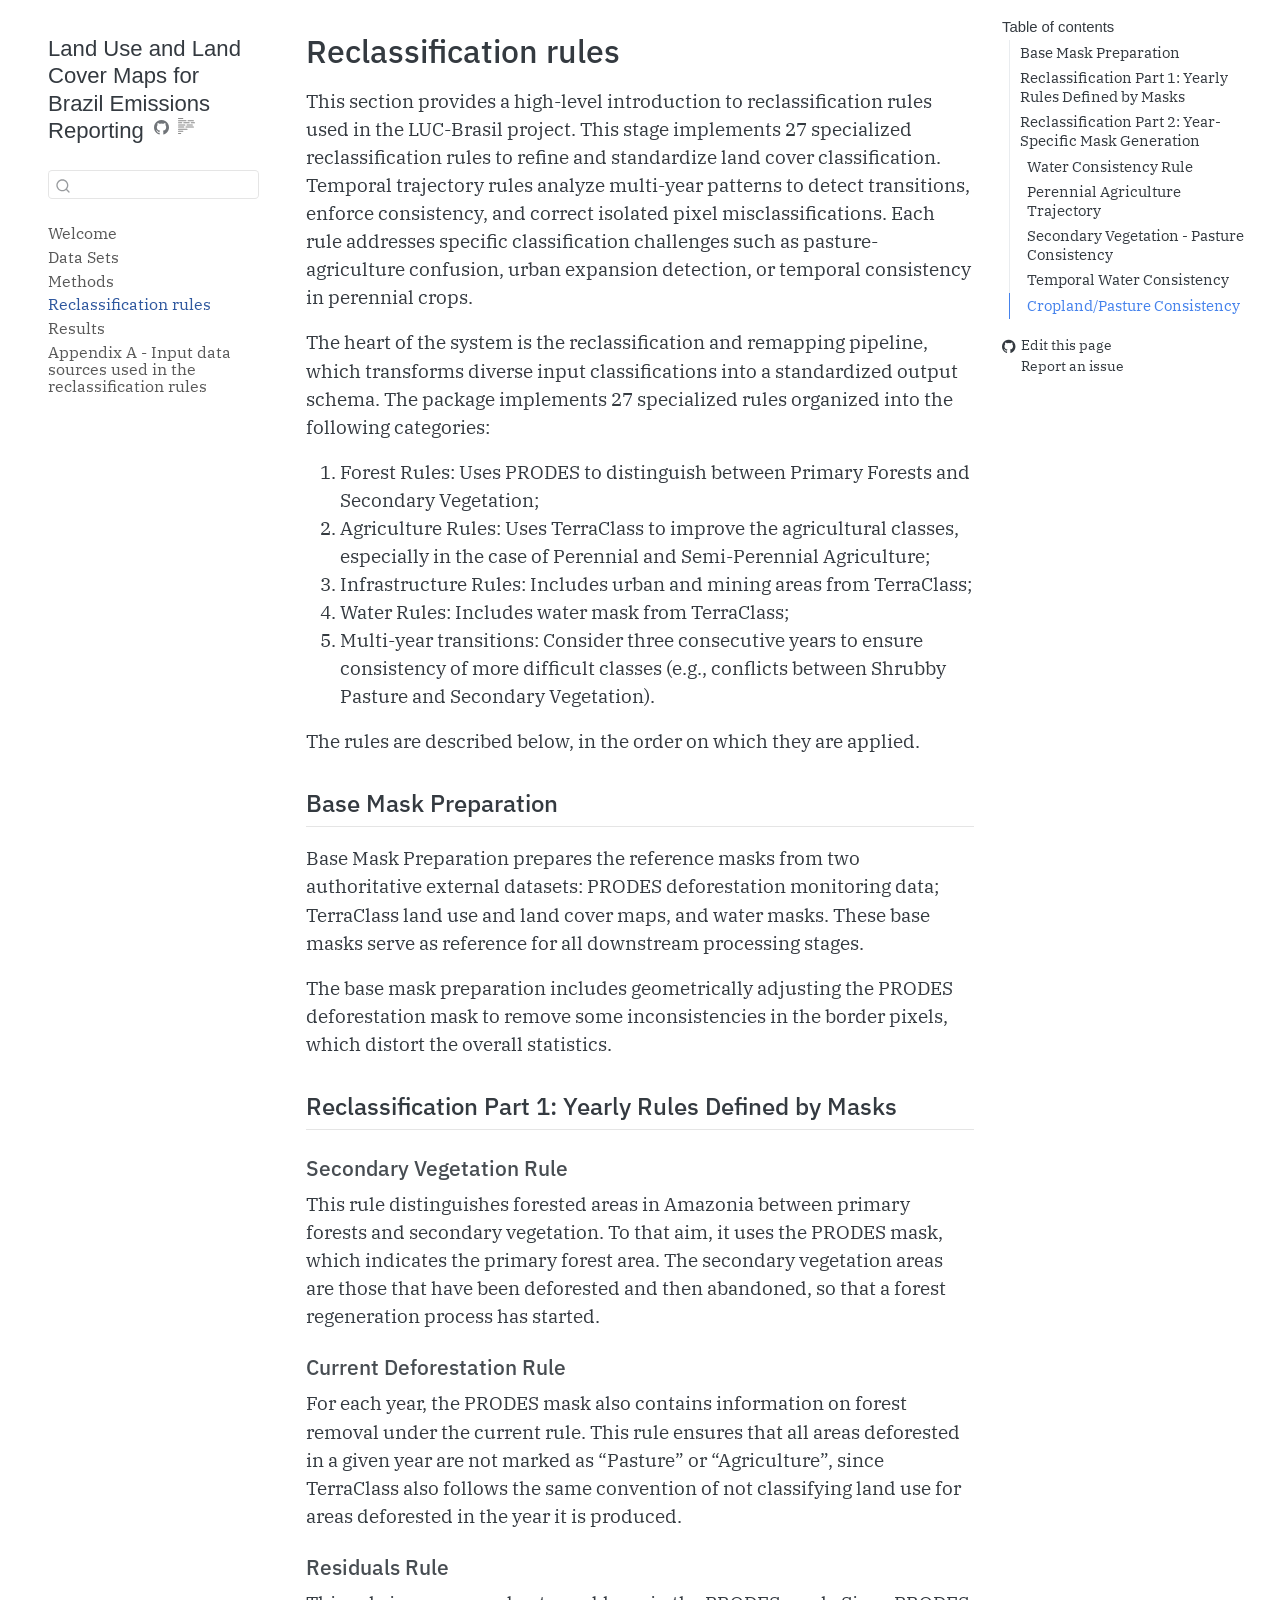
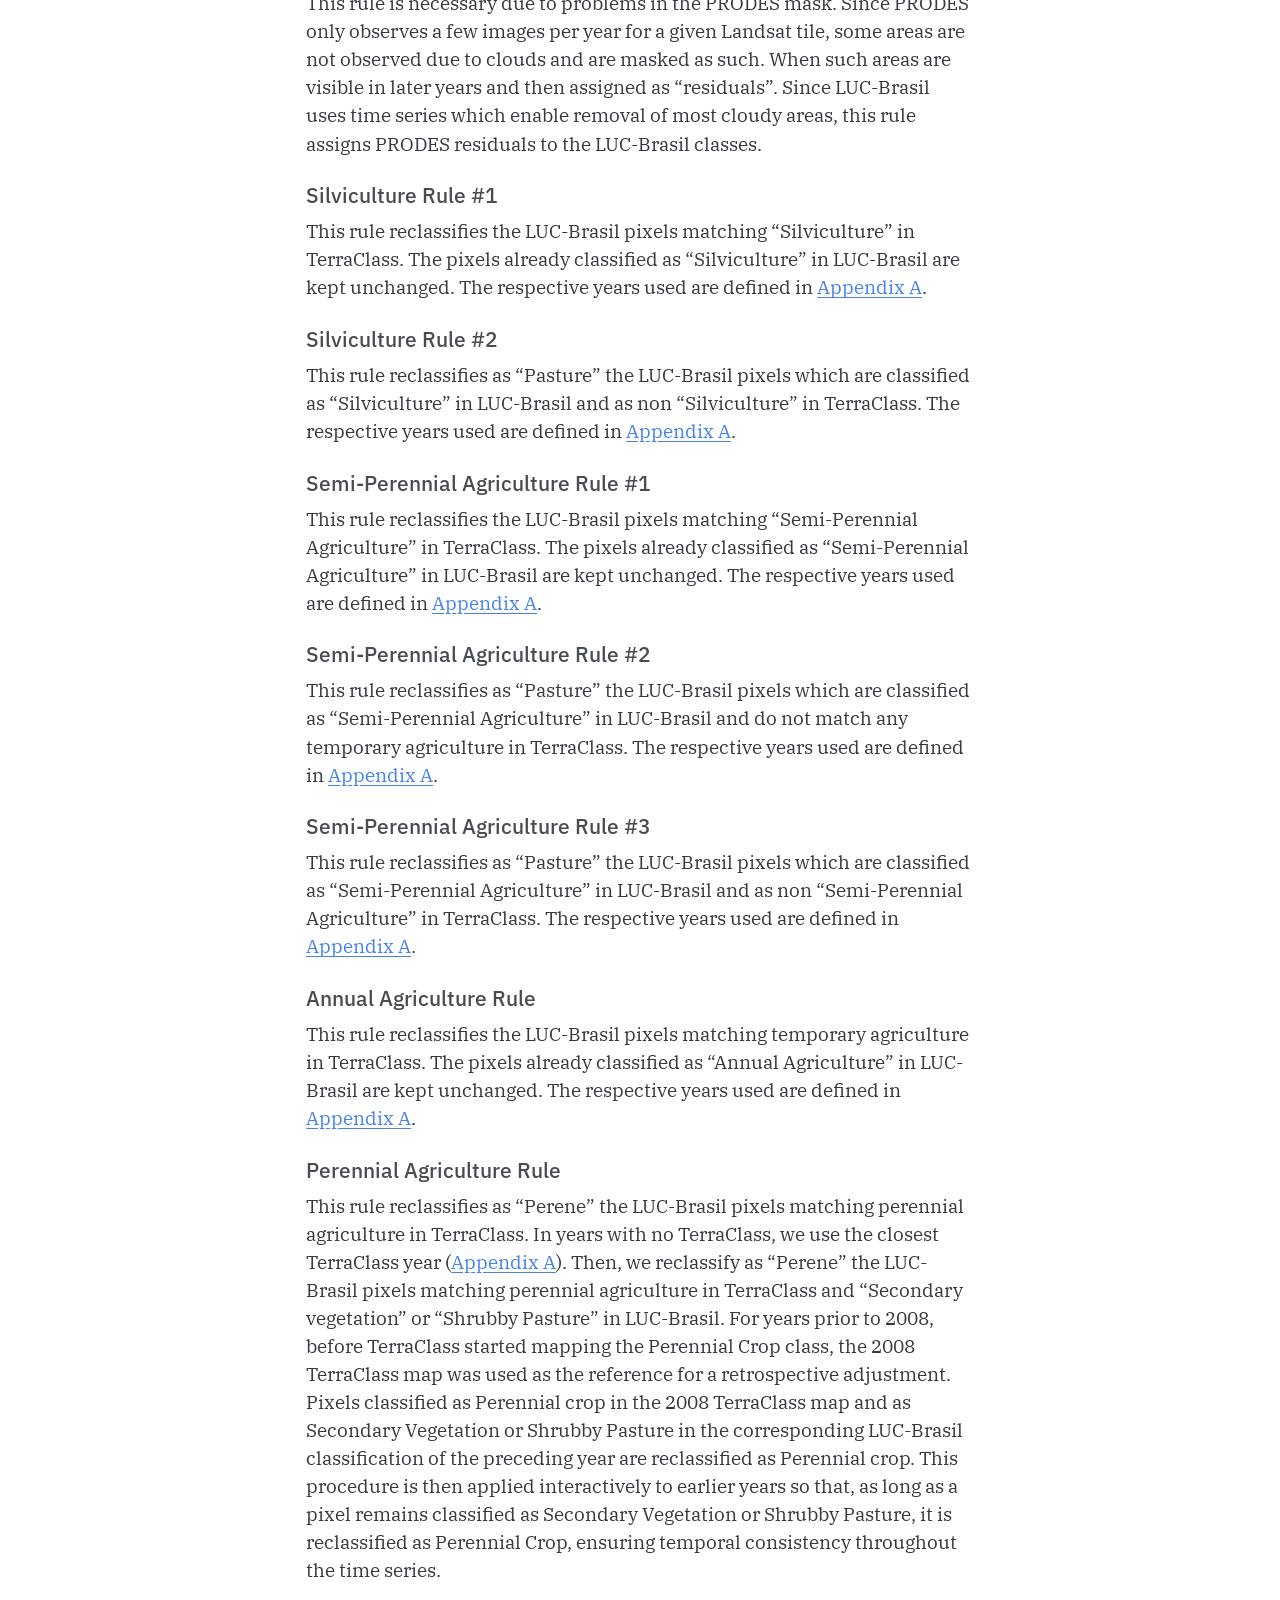
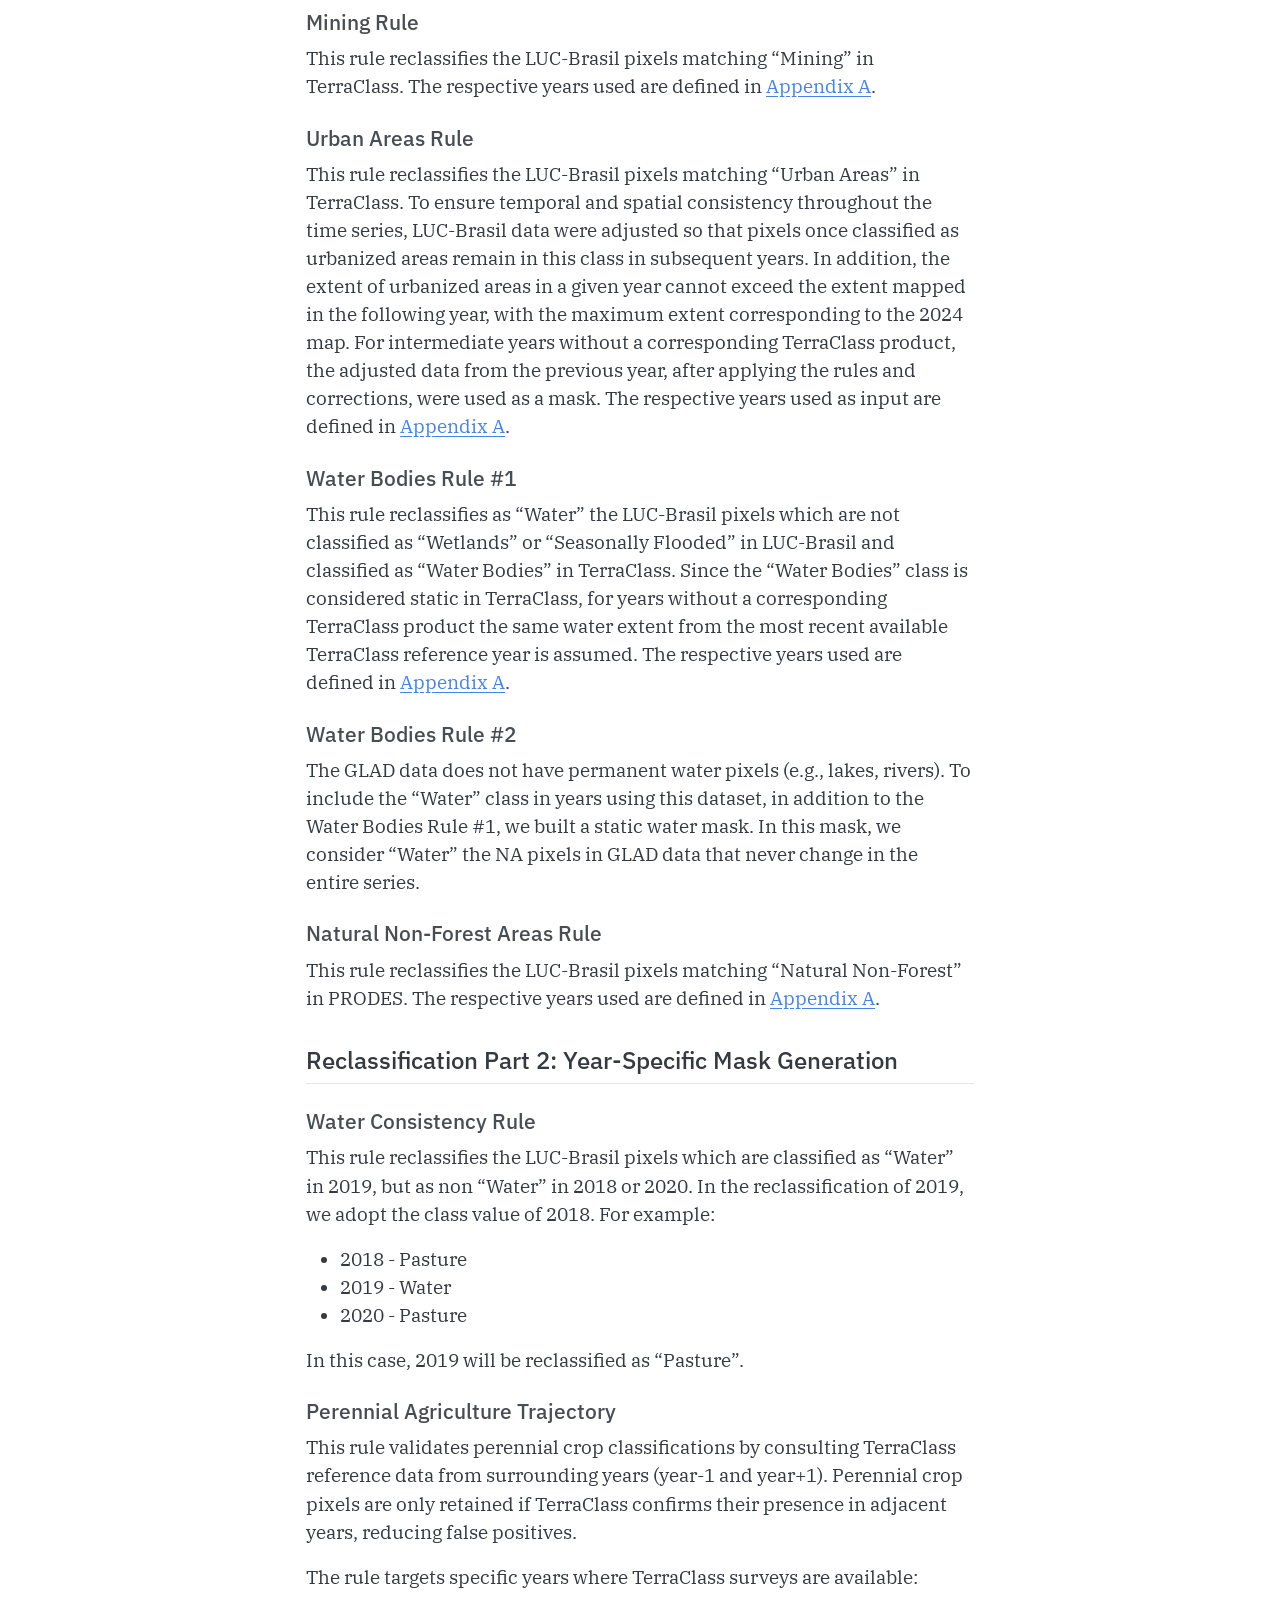
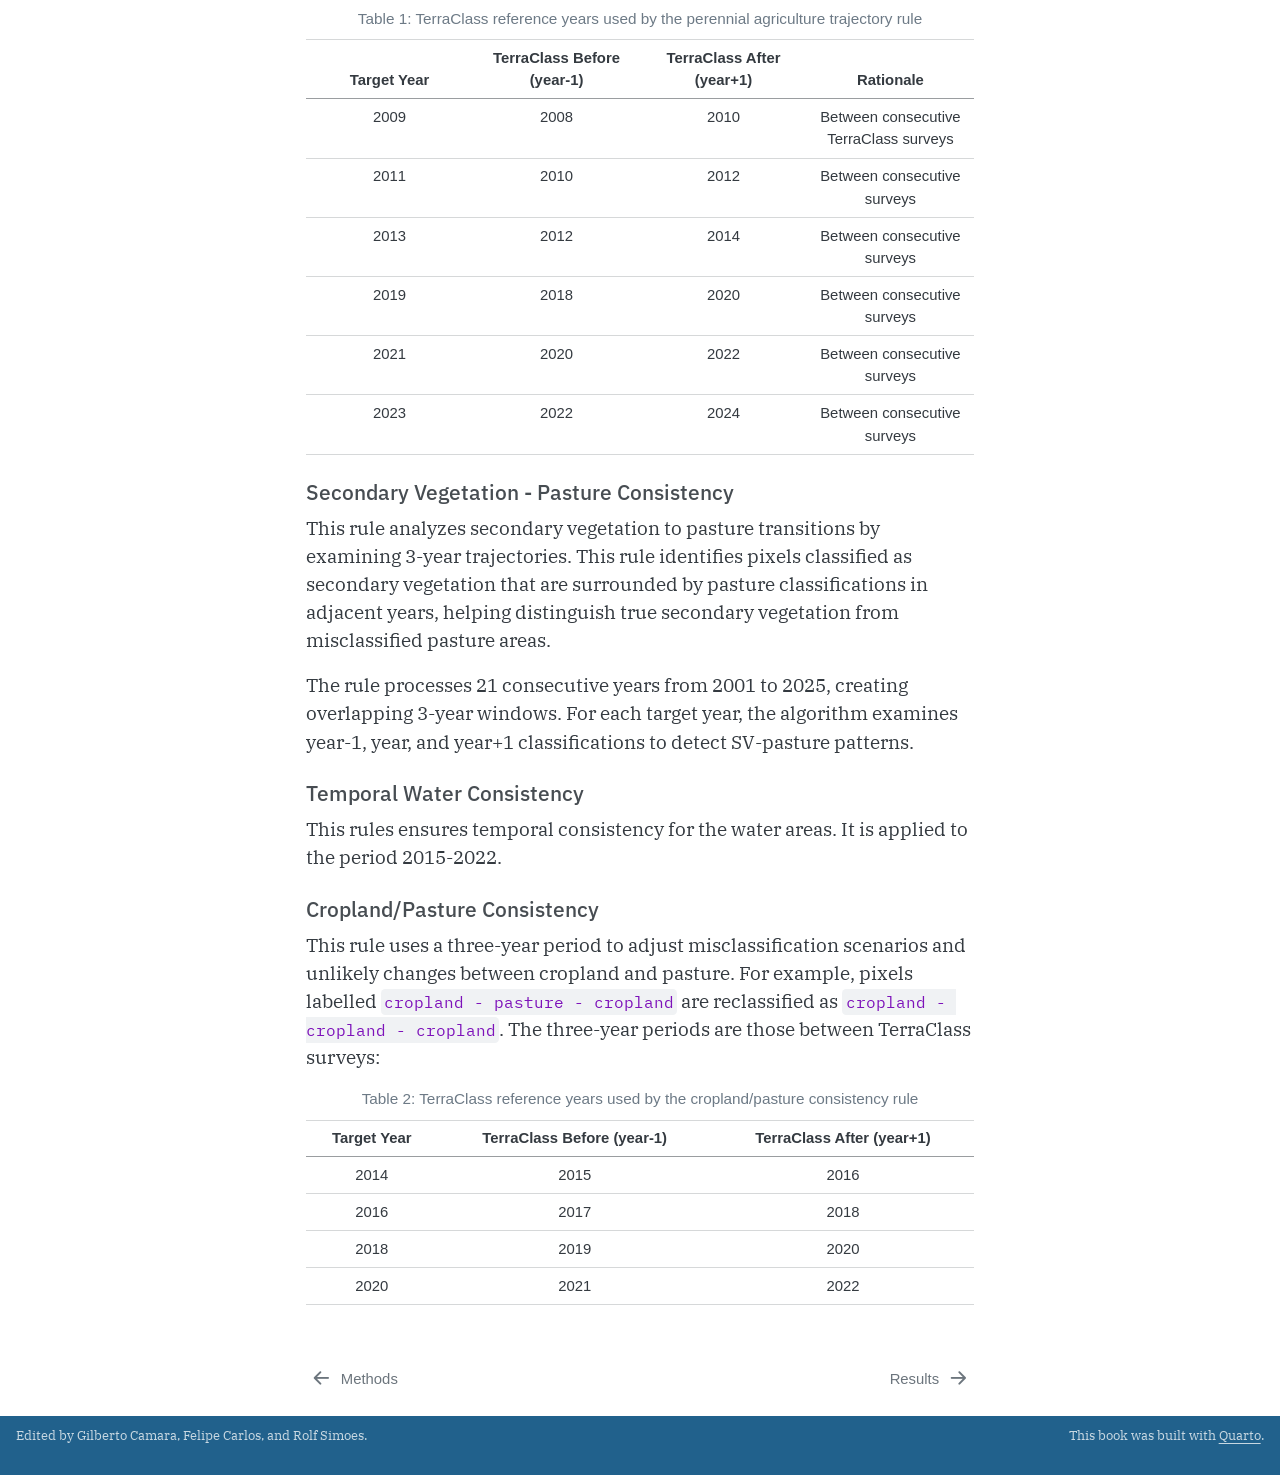
<file: docs/reclassification.html>
<!DOCTYPE html>
<html xmlns="http://www.w3.org/1999/xhtml" lang="en" xml:lang="en"><head>

<meta charset="utf-8">
<meta name="generator" content="quarto-1.10.18">

<meta name="viewport" content="width=device-width, initial-scale=1.0, user-scalable=yes">

<meta name="author" content="Gilberto Camara, Felipe Carlos, and Rolf Simoes">

<title>Reclassification rules – Land Use and Land Cover Maps for Brazil Emissions Reporting</title>
<style>
/* Default styles provided by pandoc.
** See https://pandoc.org/MANUAL.html#variables-for-html for config info.
*/
span.smallcaps{font-variant: small-caps;}
div.columns{display: flex; gap: 1.5em;}
div.column{flex: auto;}
@media screen {
div.columns{gap: min(4vw, 1.5em);}
div.column{overflow-x: auto;}
}
div.hanging-indent{margin-left: 1.5em; text-indent: -1.5em;}
ul.task-list{list-style: none;}
ul.task-list li input[type="checkbox"] {
  width: 0.8em;
  margin: 0 0.8em 0.2em -1em; /* quarto-specific, see https://github.com/quarto-dev/quarto-cli/issues/4556 */ 
  vertical-align: middle;
}
</style>


<script src="site_libs/quarto-nav/quarto-nav.js"></script>
<script src="site_libs/quarto-nav/headroom.min.js"></script>
<script src="site_libs/clipboard/clipboard.min.js"></script>
<script src="site_libs/quarto-search/autocomplete.umd.js"></script>
<script src="site_libs/quarto-search/fuse.min.js"></script>
<script src="site_libs/quarto-search/quarto-search.js"></script>
<meta name="quarto:offset" content="./">
<link href="./results.html" rel="next">
<link href="./methods.html" rel="prev">
<script src="site_libs/quarto-html/quarto.js" type="module"></script>
<script src="site_libs/quarto-html/tabsets/tabsets.js" type="module"></script>
<script src="site_libs/quarto-html/popper.min.js"></script>
<script src="site_libs/quarto-html/tippy.umd.min.js"></script>
<script src="site_libs/quarto-html/anchor.min.js"></script>
<link href="site_libs/quarto-html/tippy.css" rel="stylesheet">
<link href="site_libs/quarto-html/quarto-syntax-highlighting-64a204ab8560d761af7679ceaba22944.css" rel="stylesheet" id="quarto-text-highlighting-styles">
<script src="site_libs/bootstrap/bootstrap.min.js"></script>
<link href="site_libs/bootstrap/bootstrap-icons.css" rel="stylesheet">
<link href="site_libs/bootstrap/bootstrap-fb714311b391b0cc506359a5f32b0783.min.css" rel="stylesheet" append-hash="true" id="quarto-bootstrap" data-mode="light">
<script id="quarto-search-options" type="application/json">{
  "location": "sidebar",
  "copy-button": false,
  "collapse-after": 3,
  "panel-placement": "start",
  "type": "textbox",
  "limit": 50,
  "keyboard-shortcut": [
    "f",
    "/",
    "s"
  ],
  "show-item-context": false,
  "language": {
    "search-no-results-text": "No results",
    "search-matching-documents-text": "matching documents",
    "search-copy-link-title": "Copy link to search",
    "search-hide-matches-text": "Hide additional matches",
    "search-more-match-text": "more match in this document",
    "search-more-matches-text": "more matches in this document",
    "search-clear-button-title": "Clear",
    "search-text-placeholder": "",
    "search-detached-cancel-button-title": "Cancel",
    "search-submit-button-title": "Submit",
    "search-label": "Search"
  }
}</script>


</head>

<body class="nav-sidebar floating quarto-light">

<div id="quarto-search-results"></div>
  <header id="quarto-header" class="headroom fixed-top">
  <nav class="quarto-secondary-nav">
    <div class="container-fluid d-flex">
      <button type="button" class="quarto-btn-toggle btn" data-bs-toggle="collapse" role="button" data-bs-target=".quarto-sidebar-collapse-item" aria-controls="quarto-sidebar" aria-expanded="false" aria-label="Toggle sidebar navigation" onclick="if (window.quartoToggleHeadroom) { window.quartoToggleHeadroom(); }">
        <i class="bi bi-layout-text-sidebar-reverse"></i>
      </button>
        <nav class="quarto-page-breadcrumbs" aria-label="breadcrumb"><ol class="breadcrumb"><li class="breadcrumb-item"><a href="./reclassification.html">Reclassification rules</a></li></ol></nav>
        <a class="flex-grow-1" role="navigation" data-bs-toggle="collapse" data-bs-target=".quarto-sidebar-collapse-item" aria-controls="quarto-sidebar" aria-expanded="false" aria-label="Toggle sidebar navigation" onclick="if (window.quartoToggleHeadroom) { window.quartoToggleHeadroom(); }">      
        </a>
      <button type="button" class="btn quarto-search-button" aria-label="Search" onclick="window.quartoOpenSearch();">
        <i class="bi bi-search"></i>
      </button>
    </div>
  </nav>
</header>
<!-- content -->
<div id="quarto-content" class="quarto-container page-columns page-rows-contents page-layout-article">
<!-- sidebar -->
  <nav id="quarto-sidebar" class="sidebar collapse collapse-horizontal quarto-sidebar-collapse-item sidebar-navigation floating overflow-auto">
    <div class="pt-lg-2 mt-2 text-left sidebar-header">
    <div class="sidebar-title mb-0 py-0">
      <a href="./">Land Use and Land Cover Maps for Brazil Emissions Reporting</a> 
        <div class="sidebar-tools-main">
    <a href="https://github.com/restore-plus/docs" title="Source Code" class="quarto-navigation-tool px-1" aria-label="Source Code"><i class="bi bi-github"></i></a>
  <a href="" class="quarto-reader-toggle quarto-navigation-tool px-1" onclick="window.quartoToggleReader(); return false;" title="Toggle reader mode">
  <div class="quarto-reader-toggle-btn">
  <i class="bi"></i>
  </div>
</a>
</div>
    </div>
      </div>
        <div class="mt-2 flex-shrink-0 align-items-center">
        <div class="sidebar-search">
        <div id="quarto-search" class="" title="Search"></div>
        </div>
        </div>
    <div class="sidebar-menu-container"> 
    <ul class="list-unstyled mt-1">
        <li class="sidebar-item">
  <div class="sidebar-item-container"> 
  <a href="./index.html" class="sidebar-item-text sidebar-link">
 <span class="menu-text">Welcome</span></a>
  </div>
</li>
        <li class="sidebar-item">
  <div class="sidebar-item-container"> 
  <a href="./data.html" class="sidebar-item-text sidebar-link">
 <span class="menu-text">Data Sets</span></a>
  </div>
</li>
        <li class="sidebar-item">
  <div class="sidebar-item-container"> 
  <a href="./methods.html" class="sidebar-item-text sidebar-link">
 <span class="menu-text">Methods</span></a>
  </div>
</li>
        <li class="sidebar-item">
  <div class="sidebar-item-container"> 
  <a href="./reclassification.html" class="sidebar-item-text sidebar-link active">
 <span class="menu-text">Reclassification rules</span></a>
  </div>
</li>
        <li class="sidebar-item">
  <div class="sidebar-item-container"> 
  <a href="./results.html" class="sidebar-item-text sidebar-link">
 <span class="menu-text">Results</span></a>
  </div>
</li>
        <li class="sidebar-item">
  <div class="sidebar-item-container"> 
  <a href="./appendix-a.html" class="sidebar-item-text sidebar-link">
 <span class="menu-text">Appendix A - Input data sources used in the reclassification rules</span></a>
  </div>
</li>
    </ul>
    </div>
</nav>
<div id="quarto-sidebar-glass" class="quarto-sidebar-collapse-item" data-bs-toggle="collapse" data-bs-target=".quarto-sidebar-collapse-item"></div>
<!-- margin-sidebar -->
    <div id="quarto-margin-sidebar" class="sidebar margin-sidebar">
        <nav id="TOC" role="doc-toc" class="toc-active">
    <h2 id="toc-title">Table of contents</h2>
   
  <ul>
  <li><a href="#base-mask-preparation" id="toc-base-mask-preparation" class="nav-link active" data-scroll-target="#base-mask-preparation">Base Mask Preparation</a></li>
  <li><a href="#reclassification-part-1-yearly-rules-defined-by-masks" id="toc-reclassification-part-1-yearly-rules-defined-by-masks" class="nav-link" data-scroll-target="#reclassification-part-1-yearly-rules-defined-by-masks">Reclassification Part 1: Yearly Rules Defined by Masks</a>
  <ul class="collapse">
  <li><a href="#secondary-vegetation-rule" id="toc-secondary-vegetation-rule" class="nav-link" data-scroll-target="#secondary-vegetation-rule">Secondary Vegetation Rule</a></li>
  <li><a href="#current-deforestation-rule" id="toc-current-deforestation-rule" class="nav-link" data-scroll-target="#current-deforestation-rule">Current Deforestation Rule</a></li>
  <li><a href="#residuals-rule" id="toc-residuals-rule" class="nav-link" data-scroll-target="#residuals-rule">Residuals Rule</a></li>
  <li><a href="#silviculture-rule-1" id="toc-silviculture-rule-1" class="nav-link" data-scroll-target="#silviculture-rule-1">Silviculture Rule #1</a></li>
  <li><a href="#silviculture-rule-2" id="toc-silviculture-rule-2" class="nav-link" data-scroll-target="#silviculture-rule-2">Silviculture Rule #2</a></li>
  <li><a href="#semi-perennial-agriculture-rule-1" id="toc-semi-perennial-agriculture-rule-1" class="nav-link" data-scroll-target="#semi-perennial-agriculture-rule-1">Semi-Perennial Agriculture Rule #1</a></li>
  <li><a href="#semi-perennial-agriculture-rule-2" id="toc-semi-perennial-agriculture-rule-2" class="nav-link" data-scroll-target="#semi-perennial-agriculture-rule-2">Semi-Perennial Agriculture Rule #2</a></li>
  <li><a href="#semi-perennial-agriculture-rule-3" id="toc-semi-perennial-agriculture-rule-3" class="nav-link" data-scroll-target="#semi-perennial-agriculture-rule-3">Semi-Perennial Agriculture Rule #3</a></li>
  <li><a href="#annual-agriculture-rule" id="toc-annual-agriculture-rule" class="nav-link" data-scroll-target="#annual-agriculture-rule">Annual Agriculture Rule</a></li>
  <li><a href="#perennial-agriculture-rule" id="toc-perennial-agriculture-rule" class="nav-link" data-scroll-target="#perennial-agriculture-rule">Perennial Agriculture Rule</a></li>
  <li><a href="#mining-rule" id="toc-mining-rule" class="nav-link" data-scroll-target="#mining-rule">Mining Rule</a></li>
  <li><a href="#urban-areas-rule" id="toc-urban-areas-rule" class="nav-link" data-scroll-target="#urban-areas-rule">Urban Areas Rule</a></li>
  <li><a href="#water-bodies-rule-1" id="toc-water-bodies-rule-1" class="nav-link" data-scroll-target="#water-bodies-rule-1">Water Bodies Rule #1</a></li>
  <li><a href="#water-bodies-rule-2" id="toc-water-bodies-rule-2" class="nav-link" data-scroll-target="#water-bodies-rule-2">Water Bodies Rule #2</a></li>
  <li><a href="#natural-non-forest-areas-rule" id="toc-natural-non-forest-areas-rule" class="nav-link" data-scroll-target="#natural-non-forest-areas-rule">Natural Non-Forest Areas Rule</a></li>
  </ul></li>
  <li><a href="#reclassification-part-2-year-specific-mask-generation" id="toc-reclassification-part-2-year-specific-mask-generation" class="nav-link" data-scroll-target="#reclassification-part-2-year-specific-mask-generation">Reclassification Part 2: Year-Specific Mask Generation</a>
  <ul class="collapse">
  <li><a href="#water-consistency-rule" id="toc-water-consistency-rule" class="nav-link" data-scroll-target="#water-consistency-rule">Water Consistency Rule</a></li>
  <li><a href="#perennial-agriculture-trajectory" id="toc-perennial-agriculture-trajectory" class="nav-link" data-scroll-target="#perennial-agriculture-trajectory">Perennial Agriculture Trajectory</a></li>
  <li><a href="#secondary-vegetation---pasture-consistency" id="toc-secondary-vegetation---pasture-consistency" class="nav-link" data-scroll-target="#secondary-vegetation---pasture-consistency">Secondary Vegetation - Pasture Consistency</a></li>
  <li><a href="#temporal-water-consistency" id="toc-temporal-water-consistency" class="nav-link" data-scroll-target="#temporal-water-consistency">Temporal Water Consistency</a></li>
  <li><a href="#croplandpasture-consistency" id="toc-croplandpasture-consistency" class="nav-link" data-scroll-target="#croplandpasture-consistency">Cropland/Pasture Consistency</a></li>
  </ul></li>
  </ul>
<div class="toc-actions"><ul><li><a href="https://github.com/restore-plus/docs/edit/quarto/reclassification.qmd" class="toc-action"><i class="bi bi-github"></i>Edit this page</a></li><li><a href="https://github.com/restore-plus/docs/issues/new" class="toc-action"><i class="bi empty"></i>Report an issue</a></li></ul></div></nav>
    </div>
<!-- main -->
<main class="content" id="quarto-document-content">

<header id="title-block-header" class="quarto-title-block default">
<div class="quarto-title">
<h1 class="title">Reclassification rules</h1>
</div>



<div class="quarto-title-meta">

    
  
    
  </div>
  


</header>


<p>This section provides a high-level introduction to reclassification rules used in the LUC-Brasil project. This stage implements 27 specialized reclassification rules to refine and standardize land cover classification. Temporal trajectory rules analyze multi-year patterns to detect transitions, enforce consistency, and correct isolated pixel misclassifications. Each rule addresses specific classification challenges such as pasture-agriculture confusion, urban expansion detection, or temporal consistency in perennial crops.</p>
<p>The heart of the system is the reclassification and remapping pipeline, which transforms diverse input classifications into a standardized output schema. The package implements 27 specialized rules organized into the following categories:</p>
<ol type="1">
<li>Forest Rules: Uses PRODES to distinguish between Primary Forests and Secondary Vegetation;</li>
<li>Agriculture Rules: Uses TerraClass to improve the agricultural classes, especially in the case of Perennial and Semi-Perennial Agriculture;</li>
<li>Infrastructure Rules: Includes urban and mining areas from TerraClass;</li>
<li>Water Rules: Includes water mask from TerraClass;</li>
<li>Multi-year transitions: Consider three consecutive years to ensure consistency of more difficult classes (e.g., conflicts between Shrubby Pasture and Secondary Vegetation).</li>
</ol>
<p>The rules are described below, in the order on which they are applied.</p>
<section id="base-mask-preparation" class="level2 unnumbered">
<h2 class="unnumbered anchored" data-anchor-id="base-mask-preparation">Base Mask Preparation</h2>
<p>Base Mask Preparation prepares the reference masks from two authoritative external datasets: PRODES deforestation monitoring data; TerraClass land use and land cover maps, and water masks. These base masks serve as reference for all downstream processing stages.</p>
<p>The base mask preparation includes geometrically adjusting the PRODES deforestation mask to remove some inconsistencies in the border pixels, which distort the overall statistics.</p>
</section>
<section id="reclassification-part-1-yearly-rules-defined-by-masks" class="level2 unnumbered">
<h2 class="unnumbered anchored" data-anchor-id="reclassification-part-1-yearly-rules-defined-by-masks">Reclassification Part 1: Yearly Rules Defined by Masks</h2>
<section id="secondary-vegetation-rule" class="level3 unnumbered">
<h3 class="unnumbered anchored" data-anchor-id="secondary-vegetation-rule">Secondary Vegetation Rule</h3>
<p>This rule distinguishes forested areas in Amazonia between primary forests and secondary vegetation. To that aim, it uses the PRODES mask, which indicates the primary forest area. The secondary vegetation areas are those that have been deforested and then abandoned, so that a forest regeneration process has started.</p>
</section>
<section id="current-deforestation-rule" class="level3 unnumbered">
<h3 class="unnumbered anchored" data-anchor-id="current-deforestation-rule">Current Deforestation Rule</h3>
<p>For each year, the PRODES mask also contains information on forest removal under the current rule. This rule ensures that all areas deforested in a given year are not marked as “Pasture” or “Agriculture”, since TerraClass also follows the same convention of not classifying land use for areas deforested in the year it is produced.</p>
</section>
<section id="residuals-rule" class="level3 unnumbered">
<h3 class="unnumbered anchored" data-anchor-id="residuals-rule">Residuals Rule</h3>
<p>This rule is necessary due to problems in the PRODES mask. Since PRODES only observes a few images per year for a given Landsat tile, some areas are not observed due to clouds and are masked as such. When such areas are visible in later years and then assigned as “residuals”. Since LUC-Brasil uses time series which enable removal of most cloudy areas, this rule assigns PRODES residuals to the LUC-Brasil classes.</p>
</section>
<section id="silviculture-rule-1" class="level3 unnumbered">
<h3 class="unnumbered anchored" data-anchor-id="silviculture-rule-1">Silviculture Rule #1</h3>
<p>This rule reclassifies the LUC-Brasil pixels matching “Silviculture” in TerraClass. The pixels already classified as “Silviculture” in LUC-Brasil are kept unchanged. The respective years used are defined in <a href="./appendix-a.html#sec-appendix-a">Appendix A</a>.</p>
</section>
<section id="silviculture-rule-2" class="level3 unnumbered">
<h3 class="unnumbered anchored" data-anchor-id="silviculture-rule-2">Silviculture Rule #2</h3>
<p>This rule reclassifies as “Pasture” the LUC-Brasil pixels which are classified as “Silviculture” in LUC-Brasil and as non “Silviculture” in TerraClass. The respective years used are defined in <a href="./appendix-a.html#sec-appendix-a">Appendix A</a>.</p>
</section>
<section id="semi-perennial-agriculture-rule-1" class="level3 unnumbered">
<h3 class="unnumbered anchored" data-anchor-id="semi-perennial-agriculture-rule-1">Semi-Perennial Agriculture Rule #1</h3>
<p>This rule reclassifies the LUC-Brasil pixels matching “Semi-Perennial Agriculture” in TerraClass. The pixels already classified as “Semi-Perennial Agriculture” in LUC-Brasil are kept unchanged. The respective years used are defined in <a href="./appendix-a.html#sec-appendix-a">Appendix A</a>.</p>
</section>
<section id="semi-perennial-agriculture-rule-2" class="level3 unnumbered">
<h3 class="unnumbered anchored" data-anchor-id="semi-perennial-agriculture-rule-2">Semi-Perennial Agriculture Rule #2</h3>
<p>This rule reclassifies as “Pasture” the LUC-Brasil pixels which are classified as “Semi-Perennial Agriculture” in LUC-Brasil and do not match any temporary agriculture in TerraClass. The respective years used are defined in <a href="./appendix-a.html#sec-appendix-a">Appendix A</a>.</p>
</section>
<section id="semi-perennial-agriculture-rule-3" class="level3 unnumbered">
<h3 class="unnumbered anchored" data-anchor-id="semi-perennial-agriculture-rule-3">Semi-Perennial Agriculture Rule #3</h3>
<p>This rule reclassifies as “Pasture” the LUC-Brasil pixels which are classified as “Semi-Perennial Agriculture” in LUC-Brasil and as non “Semi-Perennial Agriculture” in TerraClass. The respective years used are defined in <a href="./appendix-a.html#sec-appendix-a">Appendix A</a>.</p>
</section>
<section id="annual-agriculture-rule" class="level3 unnumbered">
<h3 class="unnumbered anchored" data-anchor-id="annual-agriculture-rule">Annual Agriculture Rule</h3>
<p>This rule reclassifies the LUC-Brasil pixels matching temporary agriculture in TerraClass. The pixels already classified as “Annual Agriculture” in LUC-Brasil are kept unchanged. The respective years used are defined in <a href="./appendix-a.html#sec-appendix-a">Appendix A</a>.</p>
</section>
<section id="perennial-agriculture-rule" class="level3 unnumbered">
<h3 class="unnumbered anchored" data-anchor-id="perennial-agriculture-rule">Perennial Agriculture Rule</h3>
<p>This rule reclassifies as “Perene” the LUC-Brasil pixels matching perennial agriculture in TerraClass. In years with no TerraClass, we use the closest TerraClass year (<a href="./appendix-a.html#sec-appendix-a">Appendix A</a>). Then, we reclassify as “Perene” the LUC-Brasil pixels matching perennial agriculture in TerraClass and “Secondary vegetation” or “Shrubby Pasture” in LUC-Brasil. For years prior to 2008, before TerraClass started mapping the Perennial Crop class, the 2008 TerraClass map was used as the reference for a retrospective adjustment. Pixels classified as Perennial crop in the 2008 TerraClass map and as Secondary Vegetation or Shrubby Pasture in the corresponding LUC-Brasil classification of the preceding year are reclassified as Perennial crop. This procedure is then applied interactively to earlier years so that, as long as a pixel remains classified as Secondary Vegetation or Shrubby Pasture, it is reclassified as Perennial Crop, ensuring temporal consistency throughout the time series.</p>
</section>
<section id="mining-rule" class="level3 unnumbered">
<h3 class="unnumbered anchored" data-anchor-id="mining-rule">Mining Rule</h3>
<p>This rule reclassifies the LUC-Brasil pixels matching “Mining” in TerraClass. The respective years used are defined in <a href="./appendix-a.html#sec-appendix-a">Appendix A</a>.</p>
</section>
<section id="urban-areas-rule" class="level3 unnumbered">
<h3 class="unnumbered anchored" data-anchor-id="urban-areas-rule">Urban Areas Rule</h3>
<p>This rule reclassifies the LUC-Brasil pixels matching “Urban Areas” in TerraClass. To ensure temporal and spatial consistency throughout the time series, LUC-Brasil data were adjusted so that pixels once classified as urbanized areas remain in this class in subsequent years. In addition, the extent of urbanized areas in a given year cannot exceed the extent mapped in the following year, with the maximum extent corresponding to the 2024 map. For intermediate years without a corresponding TerraClass product, the adjusted data from the previous year, after applying the rules and corrections, were used as a mask. The respective years used as input are defined in <a href="./appendix-a.html#sec-appendix-a">Appendix A</a>.</p>
</section>
<section id="water-bodies-rule-1" class="level3 unnumbered">
<h3 class="unnumbered anchored" data-anchor-id="water-bodies-rule-1">Water Bodies Rule #1</h3>
<p>This rule reclassifies as “Water” the LUC-Brasil pixels which are not classified as “Wetlands” or “Seasonally Flooded” in LUC-Brasil and classified as “Water Bodies” in TerraClass. Since the “Water Bodies” class is considered static in TerraClass, for years without a corresponding TerraClass product the same water extent from the most recent available TerraClass reference year is assumed. The respective years used are defined in <a href="./appendix-a.html#sec-appendix-a">Appendix A</a>.</p>
</section>
<section id="water-bodies-rule-2" class="level3 unnumbered">
<h3 class="unnumbered anchored" data-anchor-id="water-bodies-rule-2">Water Bodies Rule #2</h3>
<p>The GLAD data does not have permanent water pixels (e.g., lakes, rivers). To include the “Water” class in years using this dataset, in addition to the Water Bodies Rule #1, we built a static water mask. In this mask, we consider “Water” the NA pixels in GLAD data that never change in the entire series.</p>
</section>
<section id="natural-non-forest-areas-rule" class="level3 unnumbered">
<h3 class="unnumbered anchored" data-anchor-id="natural-non-forest-areas-rule">Natural Non-Forest Areas Rule</h3>
<p>This rule reclassifies the LUC-Brasil pixels matching “Natural Non-Forest” in PRODES. The respective years used are defined in <a href="./appendix-a.html#sec-appendix-a">Appendix A</a>.</p>
</section>
</section>
<section id="reclassification-part-2-year-specific-mask-generation" class="level2 unnumbered">
<h2 class="unnumbered anchored" data-anchor-id="reclassification-part-2-year-specific-mask-generation">Reclassification Part 2: Year-Specific Mask Generation</h2>
<section id="water-consistency-rule" class="level3 unnumbered">
<h3 class="unnumbered anchored" data-anchor-id="water-consistency-rule">Water Consistency Rule</h3>
<p>This rule reclassifies the LUC-Brasil pixels which are classified as “Water” in 2019, but as non “Water” in 2018 or 2020. In the reclassification of 2019, we adopt the class value of 2018. For example:</p>
<ul>
<li>2018 - Pasture</li>
<li>2019 - Water</li>
<li>2020 - Pasture</li>
</ul>
<p>In this case, 2019 will be reclassified as “Pasture”.</p>
</section>
<section id="perennial-agriculture-trajectory" class="level3 unnumbered">
<h3 class="unnumbered anchored" data-anchor-id="perennial-agriculture-trajectory">Perennial Agriculture Trajectory</h3>
<p>This rule validates perennial crop classifications by consulting TerraClass reference data from surrounding years (year-1 and year+1). Perennial crop pixels are only retained if TerraClass confirms their presence in adjacent years, reducing false positives.</p>
<p>The rule targets specific years where TerraClass surveys are available:</p>
<div id="tbl-perennial-trajectory" class="quarto-float quarto-figure quarto-figure-center anchored">
<figure class="quarto-float quarto-float-tbl figure">
<figcaption class="quarto-float-caption-top quarto-float-caption quarto-float-tbl" id="tbl-perennial-trajectory-caption-0ceaefa1-69ba-4598-a22c-09a6ac19f8ca">
Table&nbsp;1: TerraClass reference years used by the perennial agriculture trajectory rule
</figcaption>
<div aria-describedby="tbl-perennial-trajectory-caption-0ceaefa1-69ba-4598-a22c-09a6ac19f8ca">
<table class="caption-top table">
<colgroup>
<col style="width: 25%">
<col style="width: 25%">
<col style="width: 25%">
<col style="width: 25%">
</colgroup>
<thead>
<tr class="header">
<th>Target Year</th>
<th>TerraClass Before (year-1)</th>
<th>TerraClass After (year+1)</th>
<th>Rationale</th>
</tr>
</thead>
<tbody>
<tr class="odd">
<td>2009</td>
<td>2008</td>
<td>2010</td>
<td>Between consecutive TerraClass surveys</td>
</tr>
<tr class="even">
<td>2011</td>
<td>2010</td>
<td>2012</td>
<td>Between consecutive surveys</td>
</tr>
<tr class="odd">
<td>2013</td>
<td>2012</td>
<td>2014</td>
<td>Between consecutive surveys</td>
</tr>
<tr class="even">
<td>2019</td>
<td>2018</td>
<td>2020</td>
<td>Between consecutive surveys</td>
</tr>
<tr class="odd">
<td>2021</td>
<td>2020</td>
<td>2022</td>
<td>Between consecutive surveys</td>
</tr>
<tr class="even">
<td>2023</td>
<td>2022</td>
<td>2024</td>
<td>Between consecutive surveys</td>
</tr>
</tbody>
</table>
</div>
</figure>
</div>
</section>
<section id="secondary-vegetation---pasture-consistency" class="level3 unnumbered">
<h3 class="unnumbered anchored" data-anchor-id="secondary-vegetation---pasture-consistency">Secondary Vegetation - Pasture Consistency</h3>
<p>This rule analyzes secondary vegetation to pasture transitions by examining 3-year trajectories. This rule identifies pixels classified as secondary vegetation that are surrounded by pasture classifications in adjacent years, helping distinguish true secondary vegetation from misclassified pasture areas.</p>
<p>The rule processes 21 consecutive years from 2001 to 2025, creating overlapping 3-year windows. For each target year, the algorithm examines year-1, year, and year+1 classifications to detect SV-pasture patterns.</p>
</section>
<section id="temporal-water-consistency" class="level3">
<h3 class="anchored" data-anchor-id="temporal-water-consistency">Temporal Water Consistency</h3>
<p>This rules ensures temporal consistency for the water areas. It is applied to the period 2015-2022.</p>
</section>
<section id="croplandpasture-consistency" class="level3">
<h3 class="anchored" data-anchor-id="croplandpasture-consistency">Cropland/Pasture Consistency</h3>
<p>This rule uses a three-year period to adjust misclassification scenarios and unlikely changes between cropland and pasture. For example, pixels labelled <code>cropland - pasture - cropland</code> are reclassified as <code>cropland - cropland - cropland</code>. The three-year periods are those between TerraClass surveys:</p>
<div id="tbl-cropland-pasture" class="quarto-float quarto-figure quarto-figure-center anchored">
<figure class="quarto-float quarto-float-tbl figure">
<figcaption class="quarto-float-caption-top quarto-float-caption quarto-float-tbl" id="tbl-cropland-pasture-caption-0ceaefa1-69ba-4598-a22c-09a6ac19f8ca">
Table&nbsp;2: TerraClass reference years used by the cropland/pasture consistency rule
</figcaption>
<div aria-describedby="tbl-cropland-pasture-caption-0ceaefa1-69ba-4598-a22c-09a6ac19f8ca">
<table class="caption-top table">
<thead>
<tr class="header">
<th>Target Year</th>
<th>TerraClass Before (year-1)</th>
<th>TerraClass After (year+1)</th>
</tr>
</thead>
<tbody>
<tr class="odd">
<td>2014</td>
<td>2015</td>
<td>2016</td>
</tr>
<tr class="even">
<td>2016</td>
<td>2017</td>
<td>2018</td>
</tr>
<tr class="odd">
<td>2018</td>
<td>2019</td>
<td>2020</td>
</tr>
<tr class="even">
<td>2020</td>
<td>2021</td>
<td>2022</td>
</tr>
</tbody>
</table>
</div>
</figure>
</div>


</section>
</section>

</main> <!-- /main -->
<script id="quarto-html-after-body" type="application/javascript">
  window.document.addEventListener("DOMContentLoaded", function (event) {
    const icon = "";
    const anchorJS = new window.AnchorJS();
    anchorJS.options = {
      placement: 'right',
      icon: icon
    };
    anchorJS.add('.anchored');
    const isCodeAnnotation = (el) => {
      for (const clz of el.classList) {
        if (clz.startsWith('code-annotation-')) {                     
          return true;
        }
      }
      return false;
    }
    const onCopySuccess = function(e) {
      // button target
      const button = e.trigger;
      // don't keep focus
      button.blur();
      // flash "checked"
      button.classList.add('code-copy-button-checked');
      var currentTitle = button.getAttribute("title");
      button.setAttribute("title", "Copied!");
      let tooltip;
      if (window.bootstrap) {
        button.setAttribute("data-bs-toggle", "tooltip");
        button.setAttribute("data-bs-placement", "left");
        button.setAttribute("data-bs-title", "Copied!");
        tooltip = new bootstrap.Tooltip(button, 
          { trigger: "manual", 
            customClass: "code-copy-button-tooltip",
            offset: [0, -8]});
        tooltip.show();    
      }
      setTimeout(function() {
        if (tooltip) {
          tooltip.hide();
          button.removeAttribute("data-bs-title");
          button.removeAttribute("data-bs-toggle");
          button.removeAttribute("data-bs-placement");
        }
        button.setAttribute("title", currentTitle);
        button.classList.remove('code-copy-button-checked');
      }, 1000);
      // clear code selection
      e.clearSelection();
    }
    const getTextToCopy = function(trigger) {
      const outerScaffold = trigger.parentElement.cloneNode(true);
      const codeEl = outerScaffold.querySelector('code');
      for (const childEl of codeEl.children) {
        if (isCodeAnnotation(childEl)) {
          childEl.remove();
        }
      }
      return codeEl.innerText;
    }
    const clipboard = new window.ClipboardJS('.code-copy-button:not([data-in-quarto-modal])', {
      text: getTextToCopy
    });
    clipboard.on('success', onCopySuccess);
    if (window.document.getElementById('quarto-embedded-source-code-modal')) {
      const clipboardModal = new window.ClipboardJS('.code-copy-button[data-in-quarto-modal]', {
        text: getTextToCopy,
        container: window.document.getElementById('quarto-embedded-source-code-modal')
      });
      clipboardModal.on('success', onCopySuccess);
    }
      var localhostRegex = new RegExp(/^(?:http|https):\/\/localhost\:?[0-9]*\//);
      var mailtoRegex = new RegExp(/^mailto:/);
        var filterRegex = new RegExp("https:\/\/restore-plus\.github\.io\/docs\/");
      var isInternal = (href) => {
          return filterRegex.test(href) || localhostRegex.test(href) || mailtoRegex.test(href);
      }
      // Inspect non-navigation links and adorn them if external
     var links = window.document.querySelectorAll('a[href]:not(.nav-link):not(.navbar-brand):not(.toc-action):not(.sidebar-link):not(.sidebar-item-toggle):not(.pagination-link):not(.no-external):not([aria-hidden]):not(.dropdown-item):not(.quarto-navigation-tool):not(.about-link)');
      for (var i=0; i<links.length; i++) {
        const link = links[i];
        if (!isInternal(link.href)) {
          // undo the damage that might have been done by quarto-nav.js in the case of
          // links that we want to consider external
          if (link.dataset.originalHref !== undefined) {
            link.href = link.dataset.originalHref;
          }
        }
      }
    function tippyHover(el, contentFn, onTriggerFn, onUntriggerFn) {
      const config = {
        allowHTML: true,
        maxWidth: 500,
        delay: 100,
        arrow: false,
        appendTo: function(el) {
            return el.parentElement;
        },
        interactive: true,
        interactiveBorder: 10,
        theme: 'quarto',
        placement: 'bottom-start',
      };
      if (contentFn) {
        config.content = contentFn;
      }
      if (onTriggerFn) {
        config.onTrigger = onTriggerFn;
      }
      if (onUntriggerFn) {
        config.onUntrigger = onUntriggerFn;
      }
      window.tippy(el, config); 
    }
    const noterefs = window.document.querySelectorAll('a[role="doc-noteref"]');
    for (var i=0; i<noterefs.length; i++) {
      const ref = noterefs[i];
      tippyHover(ref, function() {
        // use id or data attribute instead here
        let href = ref.getAttribute('data-footnote-href') || ref.getAttribute('href');
        try { href = new URL(href).hash; } catch {}
        const id = href.replace(/^#\/?/, "");
        const note = window.document.getElementById(id);
        if (note) {
          return note.innerHTML;
        } else {
          return "";
        }
      });
    }
    const xrefs = window.document.querySelectorAll('a.quarto-xref');
    const processXRef = (id, note) => {
      // Strip column container classes
      const stripColumnClz = (el) => {
        el.classList.remove("page-full", "page-columns");
        if (el.children) {
          for (const child of el.children) {
            stripColumnClz(child);
          }
        }
      }
      stripColumnClz(note)
      if (id === null || id.startsWith('sec-')) {
        // Special case sections, only their first couple elements
        const container = document.createElement("div");
        if (note.children && note.children.length > 2) {
          container.appendChild(note.children[0].cloneNode(true));
          for (let i = 1; i < note.children.length; i++) {
            const child = note.children[i];
            if (child.tagName === "P" && child.innerText === "") {
              continue;
            } else {
              container.appendChild(child.cloneNode(true));
              break;
            }
          }
          if (window.Quarto?.typesetMath) {
            window.Quarto.typesetMath(container);
          }
          return container.innerHTML
        } else {
          if (window.Quarto?.typesetMath) {
            window.Quarto.typesetMath(note);
          }
          return note.innerHTML;
        }
      } else {
        // Remove any anchor links if they are present
        const anchorLink = note.querySelector('a.anchorjs-link');
        if (anchorLink) {
          anchorLink.remove();
        }
        if (window.Quarto?.typesetMath) {
          window.Quarto.typesetMath(note);
        }
        if (note.classList.contains("callout")) {
          return note.outerHTML;
        } else {
          return note.innerHTML;
        }
      }
    }
    for (var i=0; i<xrefs.length; i++) {
      const xref = xrefs[i];
      tippyHover(xref, undefined, function(instance) {
        instance.disable();
        let url = xref.getAttribute('href');
        let hash = undefined; 
        if (url.startsWith('#')) {
          hash = url;
        } else {
          try { hash = new URL(url).hash; } catch {}
        }
        if (hash) {
          const id = hash.replace(/^#\/?/, "");
          const note = window.document.getElementById(id);
          if (note !== null) {
            try {
              const html = processXRef(id, note.cloneNode(true));
              instance.setContent(html);
            } finally {
              instance.enable();
              instance.show();
            }
          } else {
            // See if we can fetch this
            fetch(url.split('#')[0])
            .then(res => res.text())
            .then(html => {
              const parser = new DOMParser();
              const htmlDoc = parser.parseFromString(html, "text/html");
              const note = htmlDoc.getElementById(id);
              if (note !== null) {
                const html = processXRef(id, note);
                instance.setContent(html);
              } 
            }).finally(() => {
              instance.enable();
              instance.show();
            });
          }
        } else {
          // See if we can fetch a full url (with no hash to target)
          // This is a special case and we should probably do some content thinning / targeting
          fetch(url)
          .then(res => res.text())
          .then(html => {
            const parser = new DOMParser();
            const htmlDoc = parser.parseFromString(html, "text/html");
            const note = htmlDoc.querySelector('main.content');
            if (note !== null) {
              // This should only happen for chapter cross references
              // (since there is no id in the URL)
              // remove the first header
              if (note.children.length > 0 && note.children[0].tagName === "HEADER") {
                note.children[0].remove();
              }
              const html = processXRef(null, note);
              instance.setContent(html);
            } 
          }).finally(() => {
            instance.enable();
            instance.show();
          });
        }
      }, function(instance) {
      });
    }
        let selectedAnnoteEl;
        const selectorForAnnotation = ( cell, annotation) => {
          let cellAttr = 'data-code-cell="' + cell + '"';
          let lineAttr = 'data-code-annotation="' +  annotation + '"';
          const selector = 'span[' + cellAttr + '][' + lineAttr + ']';
          return selector;
        }
        const selectCodeLines = (annoteEl) => {
          const doc = window.document;
          const targetCell = annoteEl.getAttribute("data-target-cell");
          const targetAnnotation = annoteEl.getAttribute("data-target-annotation");
          const annoteSpan = window.document.querySelector(selectorForAnnotation(targetCell, targetAnnotation));
          const lines = annoteSpan.getAttribute("data-code-lines").split(",");
          const lineIds = lines.map((line) => {
            return targetCell + "-" + line;
          })
          let top = null;
          let height = null;
          let parent = null;
          if (lineIds.length > 0) {
              //compute the position of the single el (top and bottom and make a div)
              const el = window.document.getElementById(lineIds[0]);
              top = el.offsetTop;
              height = el.offsetHeight;
              parent = el.parentElement.parentElement;
            if (lineIds.length > 1) {
              const lastEl = window.document.getElementById(lineIds[lineIds.length - 1]);
              const bottom = lastEl.offsetTop + lastEl.offsetHeight;
              height = bottom - top;
            }
            if (top !== null && height !== null && parent !== null) {
              // cook up a div (if necessary) and position it 
              let div = window.document.getElementById("code-annotation-line-highlight");
              if (div === null) {
                div = window.document.createElement("div");
                div.setAttribute("id", "code-annotation-line-highlight");
                div.style.position = 'absolute';
                parent.appendChild(div);
              }
              div.style.top = top - 2 + "px";
              div.style.height = height + 4 + "px";
              div.style.left = 0;
              let gutterDiv = window.document.getElementById("code-annotation-line-highlight-gutter");
              if (gutterDiv === null) {
                gutterDiv = window.document.createElement("div");
                gutterDiv.setAttribute("id", "code-annotation-line-highlight-gutter");
                gutterDiv.style.position = 'absolute';
                const codeCell = window.document.getElementById(targetCell);
                const gutter = codeCell.querySelector('.code-annotation-gutter');
                gutter.appendChild(gutterDiv);
              }
              gutterDiv.style.top = top - 2 + "px";
              gutterDiv.style.height = height + 4 + "px";
            }
            selectedAnnoteEl = annoteEl;
          }
        };
        const unselectCodeLines = () => {
          const elementsIds = ["code-annotation-line-highlight", "code-annotation-line-highlight-gutter"];
          elementsIds.forEach((elId) => {
            const div = window.document.getElementById(elId);
            if (div) {
              div.remove();
            }
          });
          selectedAnnoteEl = undefined;
        };
          // Handle positioning of the toggle
      window.addEventListener(
        "resize",
        throttle(() => {
          elRect = undefined;
          if (selectedAnnoteEl) {
            selectCodeLines(selectedAnnoteEl);
          }
        }, 10)
      );
      function throttle(fn, ms) {
      let throttle = false;
      let timer;
        return (...args) => {
          if(!throttle) { // first call gets through
              fn.apply(this, args);
              throttle = true;
          } else { // all the others get throttled
              if(timer) clearTimeout(timer); // cancel #2
              timer = setTimeout(() => {
                fn.apply(this, args);
                timer = throttle = false;
              }, ms);
          }
        };
      }
        // Attach click handler to the DT
        const annoteDls = window.document.querySelectorAll('dt[data-target-cell]');
        for (const annoteDlNode of annoteDls) {
          annoteDlNode.addEventListener('click', (event) => {
            const clickedEl = event.target;
            if (clickedEl !== selectedAnnoteEl) {
              unselectCodeLines();
              const activeEl = window.document.querySelector('dt[data-target-cell].code-annotation-active');
              if (activeEl) {
                activeEl.classList.remove('code-annotation-active');
              }
              selectCodeLines(clickedEl);
              clickedEl.classList.add('code-annotation-active');
            } else {
              // Unselect the line
              unselectCodeLines();
              clickedEl.classList.remove('code-annotation-active');
            }
          });
        }
    const findCites = (el) => {
      const parentEl = el.parentElement;
      if (parentEl) {
        const cites = parentEl.dataset.cites;
        if (cites) {
          return {
            el,
            cites: cites.split(' ')
          };
        } else {
          return findCites(el.parentElement)
        }
      } else {
        return undefined;
      }
    };
    var bibliorefs = window.document.querySelectorAll('a[role="doc-biblioref"]');
    for (var i=0; i<bibliorefs.length; i++) {
      const ref = bibliorefs[i];
      const citeInfo = findCites(ref);
      if (citeInfo) {
        tippyHover(citeInfo.el, function() {
          var popup = window.document.createElement('div');
          citeInfo.cites.forEach(function(cite) {
            var citeDiv = window.document.createElement('div');
            citeDiv.classList.add('hanging-indent');
            citeDiv.classList.add('csl-entry');
            var biblioDiv = window.document.getElementById('ref-' + cite);
            if (biblioDiv) {
              citeDiv.innerHTML = biblioDiv.innerHTML;
            }
            popup.appendChild(citeDiv);
          });
          return popup.innerHTML;
        });
      }
    }
  });
  </script>
<nav class="page-navigation">
  <div class="nav-page nav-page-previous">
      <a href="./methods.html" class="pagination-link" aria-label="Methods">
        <i class="bi bi-arrow-left-short"></i> <span class="nav-page-text">Methods</span>
      </a>          
  </div>
  <div class="nav-page nav-page-next">
      <a href="./results.html" class="pagination-link" aria-label="Results">
        <span class="nav-page-text">Results</span> <i class="bi bi-arrow-right-short"></i>
      </a>
  </div>
</nav>
</div> <!-- /content -->
<footer class="footer">
  <div class="nav-footer">
    <div class="nav-footer-left">
<p>Edited by Gilberto Camara, Felipe Carlos, and Rolf Simoes.</p>
</div>   
    <div class="nav-footer-center">
      &nbsp;
    <div class="toc-actions d-sm-block d-md-none"><ul><li><a href="https://github.com/restore-plus/docs/edit/quarto/reclassification.qmd" class="toc-action"><i class="bi bi-github"></i>Edit this page</a></li><li><a href="https://github.com/restore-plus/docs/issues/new" class="toc-action"><i class="bi empty"></i>Report an issue</a></li></ul></div></div>
    <div class="nav-footer-right">
<p>This book was built with <a href="https://quarto.org/">Quarto</a>.</p>
</div>
  </div>
</footer>




</body></html>
</file>
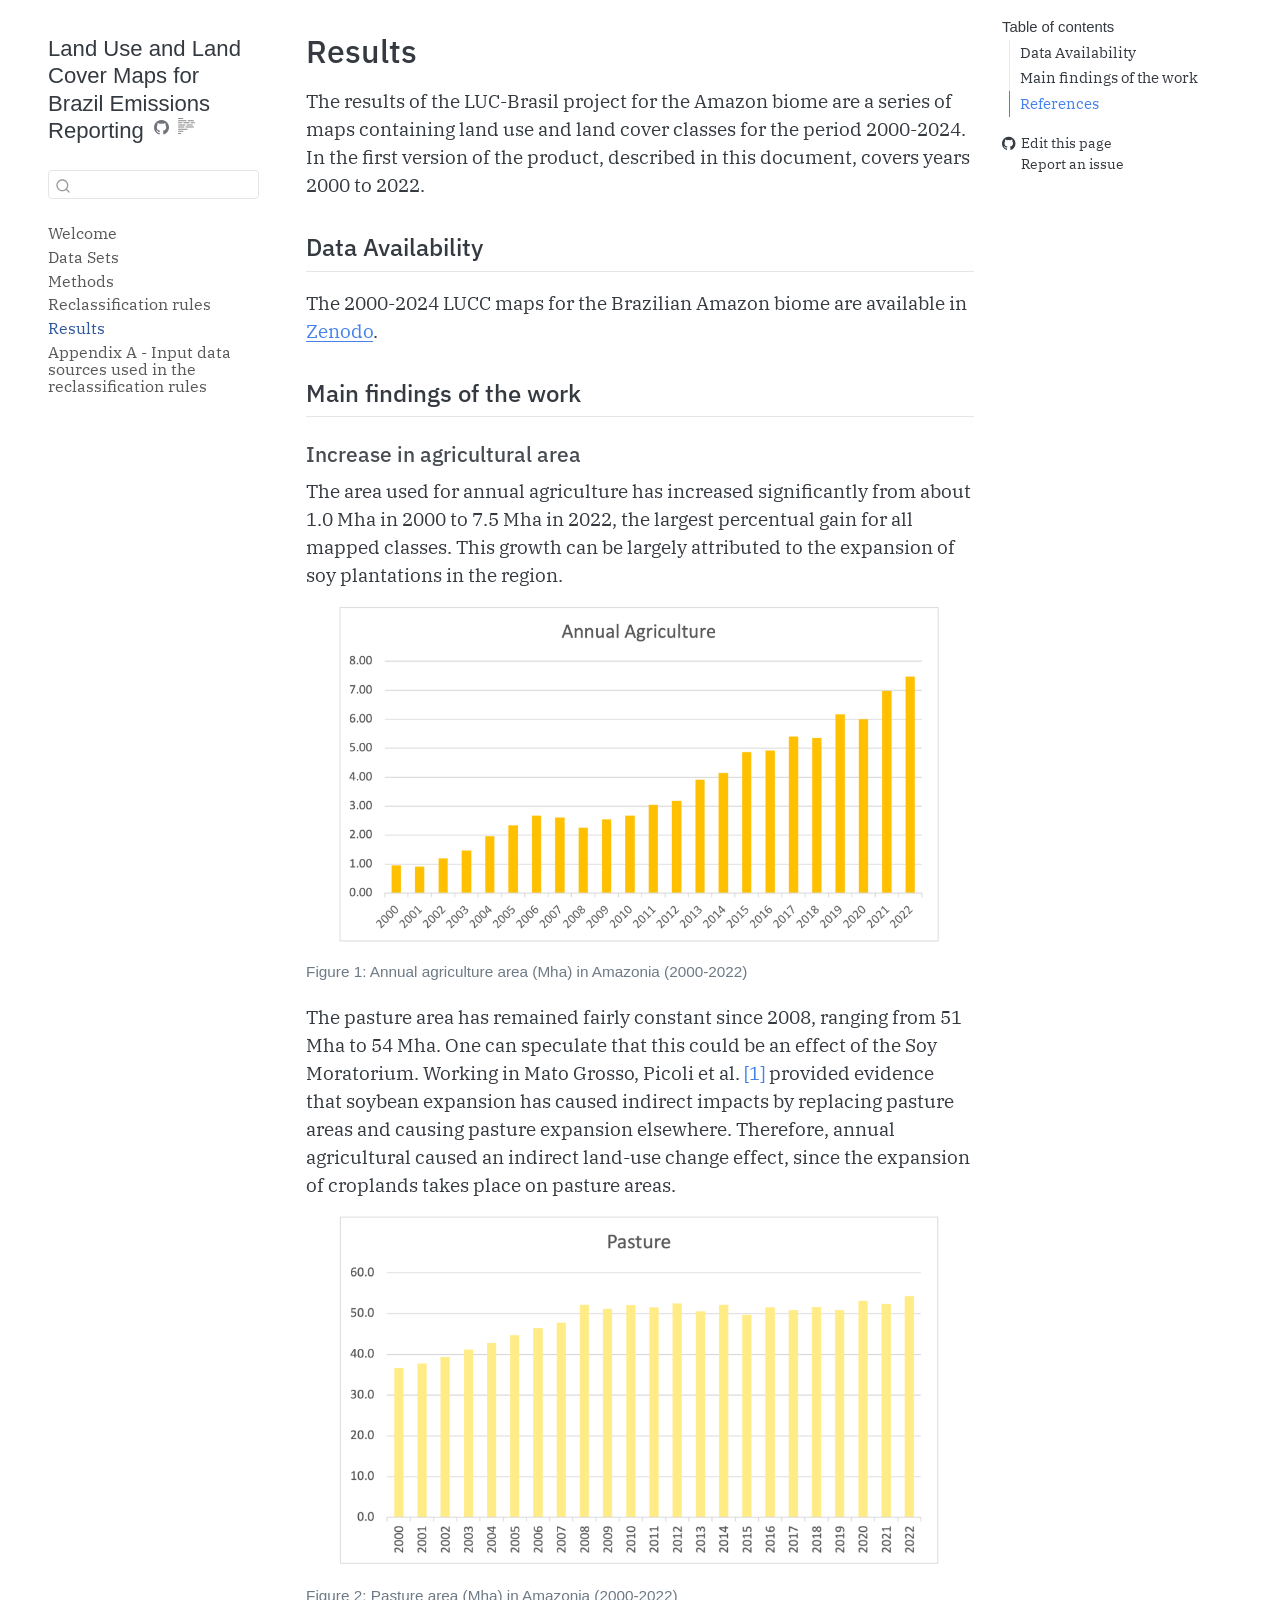
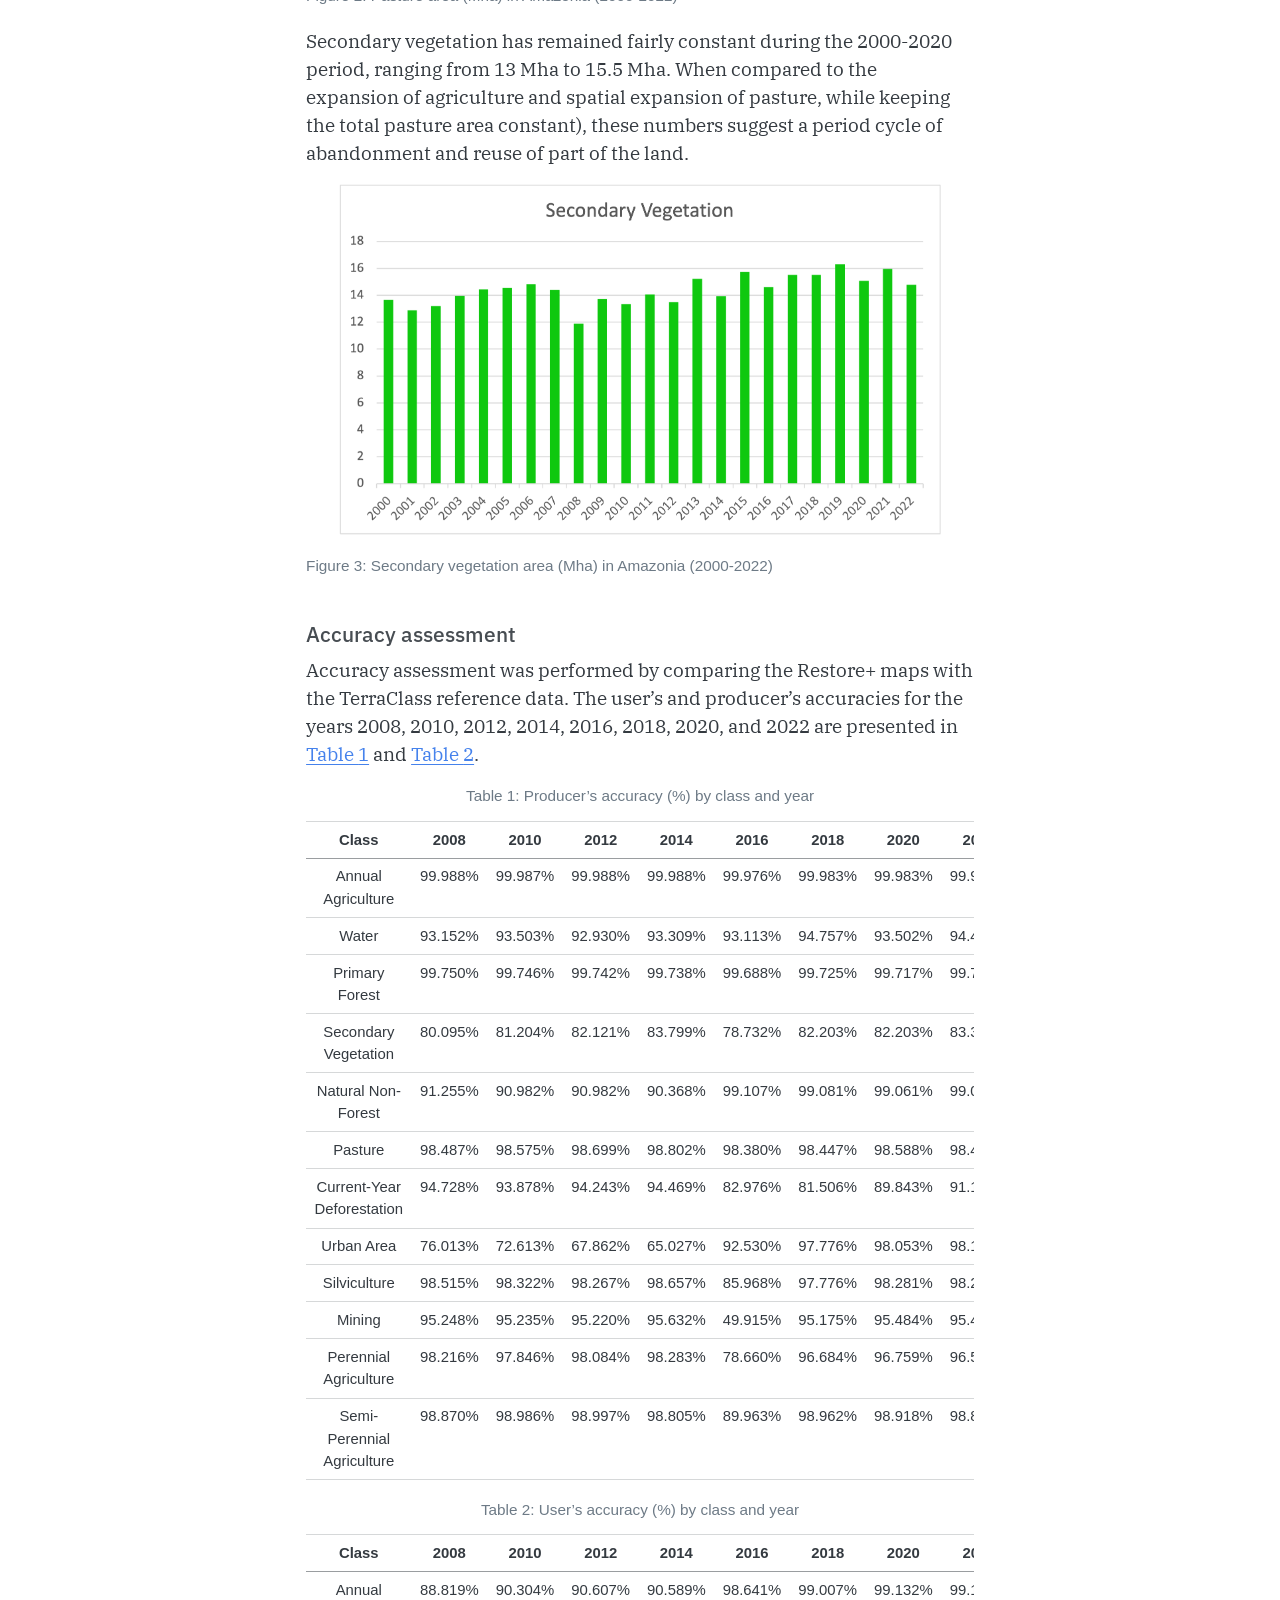
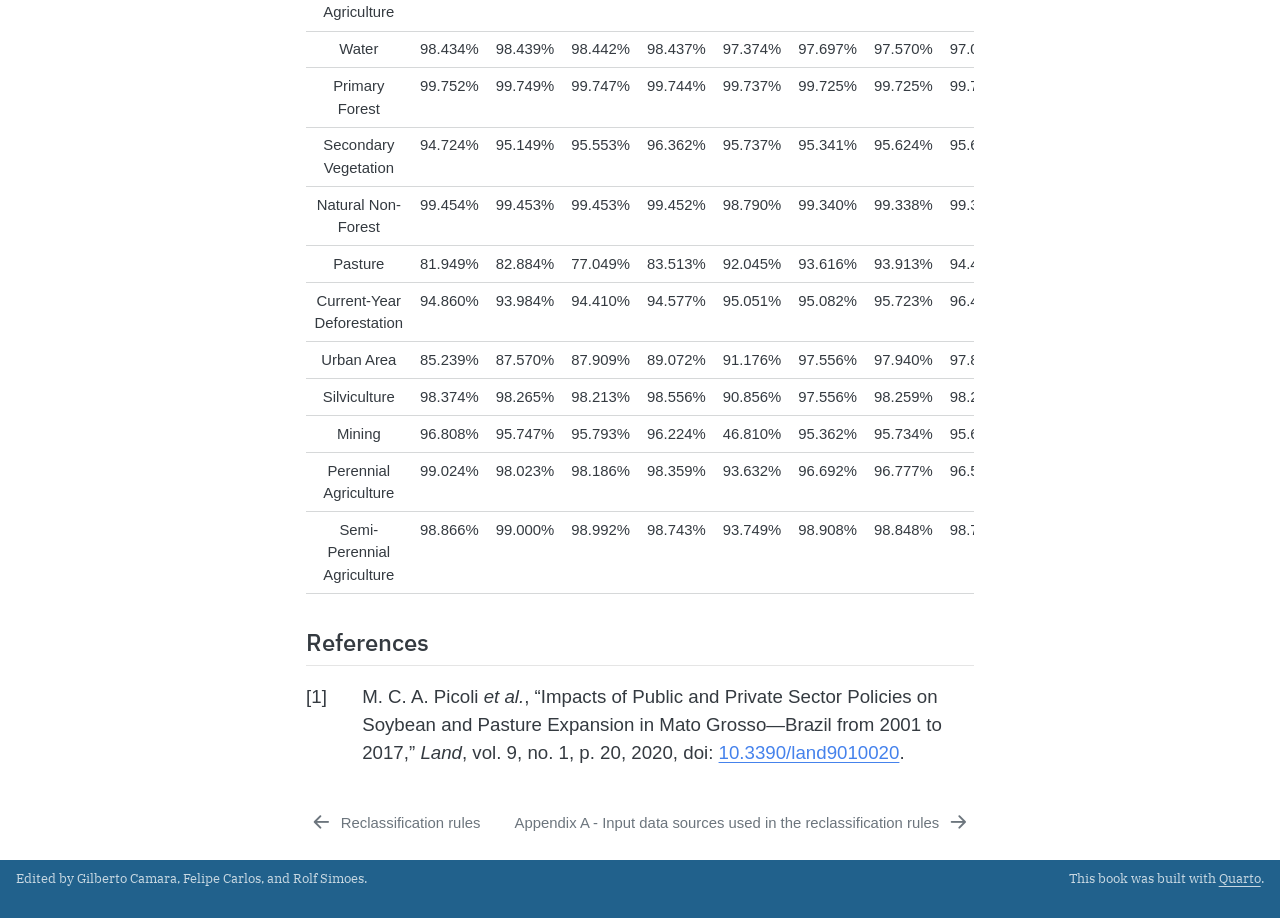
<file: docs/results.html>
<!DOCTYPE html>
<html xmlns="http://www.w3.org/1999/xhtml" lang="en" xml:lang="en"><head>
<meta http-equiv="Content-Type" content="text/html; charset=UTF-8">
<meta charset="utf-8">
<meta name="generator" content="quarto-1.10.18">
<meta name="viewport" content="width=device-width, initial-scale=1.0, user-scalable=yes">
<meta name="author" content="Gilberto Camara, Felipe Carlos, and Rolf Simoes">
<title>Results – Land Use and Land Cover Maps for Brazil Emissions Reporting</title>
<style>
/* Default styles provided by pandoc.
** See https://pandoc.org/MANUAL.html#variables-for-html for config info.
*/
span.smallcaps{font-variant: small-caps;}
div.columns{display: flex; gap: 1.5em;}
div.column{flex: auto;}
@media screen {
div.columns{gap: min(4vw, 1.5em);}
div.column{overflow-x: auto;}
}
div.hanging-indent{margin-left: 1.5em; text-indent: -1.5em;}
ul.task-list{list-style: none;}
ul.task-list li input[type="checkbox"] {
  width: 0.8em;
  margin: 0 0.8em 0.2em -1em; /* quarto-specific, see https://github.com/quarto-dev/quarto-cli/issues/4556 */ 
  vertical-align: middle;
}
/* CSS for citations */
div.csl-bib-body { }
div.csl-entry {
  clear: both;
  margin-bottom: 0em;
}
.hanging-indent div.csl-entry {
  margin-left:2em;
  text-indent:-2em;
}
div.csl-left-margin {
  min-width:2em;
  float:left;
}
div.csl-right-inline {
  margin-left:2em;
  padding-left:1em;
}
div.csl-indent {
  margin-left: 2em;
}</style>

<script src="site_libs/quarto-nav/quarto-nav.js"></script>
<script src="site_libs/quarto-nav/headroom.min.js"></script>
<script src="site_libs/clipboard/clipboard.min.js"></script>
<script src="site_libs/quarto-search/autocomplete.umd.js"></script>
<script src="site_libs/quarto-search/fuse.min.js"></script>
<script src="site_libs/quarto-search/quarto-search.js"></script>
<meta name="quarto:offset" content="./">
<link href="./appendix-a.html" rel="next">
<link href="./reclassification.html" rel="prev">
<script src="site_libs/quarto-html/quarto.js" type="module"></script>
<script src="site_libs/quarto-html/tabsets/tabsets.js" type="module"></script>
<script src="site_libs/quarto-html/popper.min.js"></script>
<script src="site_libs/quarto-html/tippy.umd.min.js"></script>
<script src="site_libs/quarto-html/anchor.min.js"></script>
<link href="site_libs/quarto-html/tippy.css" rel="stylesheet">
<link href="site_libs/quarto-html/quarto-syntax-highlighting-64a204ab8560d761af7679ceaba22944.css" rel="stylesheet" id="quarto-text-highlighting-styles">
<script src="site_libs/bootstrap/bootstrap.min.js"></script>
<link href="site_libs/bootstrap/bootstrap-icons.css" rel="stylesheet">
<link href="site_libs/bootstrap/bootstrap-fb714311b391b0cc506359a5f32b0783.min.css" rel="stylesheet" append-hash="true" id="quarto-bootstrap" data-mode="light"><script id="quarto-search-options" type="application/json">{
  "location": "sidebar",
  "copy-button": false,
  "collapse-after": 3,
  "panel-placement": "start",
  "type": "textbox",
  "limit": 50,
  "keyboard-shortcut": [
    "f",
    "/",
    "s"
  ],
  "show-item-context": false,
  "language": {
    "search-no-results-text": "No results",
    "search-matching-documents-text": "matching documents",
    "search-copy-link-title": "Copy link to search",
    "search-hide-matches-text": "Hide additional matches",
    "search-more-match-text": "more match in this document",
    "search-more-matches-text": "more matches in this document",
    "search-clear-button-title": "Clear",
    "search-text-placeholder": "",
    "search-detached-cancel-button-title": "Cancel",
    "search-submit-button-title": "Submit",
    "search-label": "Search"
  }
}</script>
</head>
<body class="nav-sidebar floating quarto-light">

<div id="quarto-search-results"></div>
  <header id="quarto-header" class="headroom fixed-top"><nav class="quarto-secondary-nav"><div class="container-fluid d-flex">
      <button type="button" class="quarto-btn-toggle btn" data-bs-toggle="collapse" role="button" data-bs-target=".quarto-sidebar-collapse-item" aria-controls="quarto-sidebar" aria-expanded="false" aria-label="Toggle sidebar navigation" onclick="if (window.quartoToggleHeadroom) { window.quartoToggleHeadroom(); }">
        <i class="bi bi-layout-text-sidebar-reverse"></i>
      </button>
        <nav class="quarto-page-breadcrumbs" aria-label="breadcrumb"><ol class="breadcrumb"><li class="breadcrumb-item"><a href="./results.html">Results</a></li></ol></nav>
        <a class="flex-grow-1" role="navigation" data-bs-toggle="collapse" data-bs-target=".quarto-sidebar-collapse-item" aria-controls="quarto-sidebar" aria-expanded="false" aria-label="Toggle sidebar navigation" onclick="if (window.quartoToggleHeadroom) { window.quartoToggleHeadroom(); }">      
        </a>
      <button type="button" class="btn quarto-search-button" aria-label="Search" onclick="window.quartoOpenSearch();">
        <i class="bi bi-search"></i>
      </button>
    </div>
  </nav></header><!-- content --><div id="quarto-content" class="quarto-container page-columns page-rows-contents page-layout-article">
<!-- sidebar -->
  <nav id="quarto-sidebar" class="sidebar collapse collapse-horizontal quarto-sidebar-collapse-item sidebar-navigation floating overflow-auto"><div class="pt-lg-2 mt-2 text-left sidebar-header">
    <div class="sidebar-title mb-0 py-0">
      <a href="./">Land Use and Land Cover Maps for Brazil Emissions Reporting</a> 
        <div class="sidebar-tools-main">
    <a href="https://github.com/restore-plus/docs" title="Source Code" class="quarto-navigation-tool px-1" aria-label="Source Code"><i class="bi bi-github"></i></a>
  <a href="" class="quarto-reader-toggle quarto-navigation-tool px-1" onclick="window.quartoToggleReader(); return false;" title="Toggle reader mode">
  <div class="quarto-reader-toggle-btn">
  <i class="bi"></i>
  </div>
</a>
</div>
    </div>
      </div>
        <div class="mt-2 flex-shrink-0 align-items-center">
        <div class="sidebar-search">
        <div id="quarto-search" class="" title="Search"></div>
        </div>
        </div>
    <div class="sidebar-menu-container"> 
    <ul class="list-unstyled mt-1">
<li class="sidebar-item">
  <div class="sidebar-item-container"> 
  <a href="./index.html" class="sidebar-item-text sidebar-link">
 <span class="menu-text">Welcome</span></a>
  </div>
</li>
        <li class="sidebar-item">
  <div class="sidebar-item-container"> 
  <a href="./data.html" class="sidebar-item-text sidebar-link">
 <span class="menu-text">Data Sets</span></a>
  </div>
</li>
        <li class="sidebar-item">
  <div class="sidebar-item-container"> 
  <a href="./methods.html" class="sidebar-item-text sidebar-link">
 <span class="menu-text">Methods</span></a>
  </div>
</li>
        <li class="sidebar-item">
  <div class="sidebar-item-container"> 
  <a href="./reclassification.html" class="sidebar-item-text sidebar-link">
 <span class="menu-text">Reclassification rules</span></a>
  </div>
</li>
        <li class="sidebar-item">
  <div class="sidebar-item-container"> 
  <a href="./results.html" class="sidebar-item-text sidebar-link active">
 <span class="menu-text">Results</span></a>
  </div>
</li>
        <li class="sidebar-item">
  <div class="sidebar-item-container"> 
  <a href="./appendix-a.html" class="sidebar-item-text sidebar-link">
 <span class="menu-text">Appendix A - Input data sources used in the reclassification rules</span></a>
  </div>
</li>
    </ul>
</div>
</nav><div id="quarto-sidebar-glass" class="quarto-sidebar-collapse-item" data-bs-toggle="collapse" data-bs-target=".quarto-sidebar-collapse-item"></div>
<!-- margin-sidebar -->
    <div id="quarto-margin-sidebar" class="sidebar margin-sidebar">
        <nav id="TOC" role="doc-toc" class="toc-active"><h2 id="toc-title">Table of contents</h2>
   
  <ul>
<li><a href="#data-availability" id="toc-data-availability" class="nav-link active" data-scroll-target="#data-availability">Data Availability</a></li>
  <li>
<a href="#main-findings-of-the-work" id="toc-main-findings-of-the-work" class="nav-link" data-scroll-target="#main-findings-of-the-work">Main findings of the work</a>
  <ul class="collapse">
<li><a href="#increase-in-agricultural-area" id="toc-increase-in-agricultural-area" class="nav-link" data-scroll-target="#increase-in-agricultural-area">Increase in agricultural area</a></li>
  <li><a href="#accuracy-assessment" id="toc-accuracy-assessment" class="nav-link" data-scroll-target="#accuracy-assessment">Accuracy assessment</a></li>
  </ul>
</li>
  <li><a href="#references" id="toc-references" class="nav-link" data-scroll-target="#references">References</a></li>
  </ul><div class="toc-actions"><ul><li><a href="https://github.com/restore-plus/docs/edit/quarto/results.qmd" class="toc-action"><i class="bi bi-github"></i>Edit this page</a></li><li><a href="https://github.com/restore-plus/docs/issues/new" class="toc-action"><i class="bi empty"></i>Report an issue</a></li></ul></div></nav>
    </div>
<!-- main -->
<main class="content" id="quarto-document-content"><header id="title-block-header" class="quarto-title-block default"><div class="quarto-title">
<h1 class="title">Results</h1>
</div>



<div class="quarto-title-meta">

    
  
    
  </div>
  


</header><p>The results of the LUC-Brasil project for the Amazon biome are a series of maps containing land use and land cover classes for the period 2000-2024. In the first version of the product, described in this document, covers years 2000 to 2022.</p>
<section id="data-availability" class="level2"><h2 class="anchored" data-anchor-id="data-availability">Data Availability</h2>
<p>The 2000-2024 LUCC maps for the Brazilian Amazon biome are available in <a href="https://doi.org/10.5281/zenodo.19341175">Zenodo</a>.</p>
</section><section id="main-findings-of-the-work" class="level2"><h2 class="anchored" data-anchor-id="main-findings-of-the-work">Main findings of the work</h2>
<section id="increase-in-agricultural-area" class="level3"><h3 class="anchored" data-anchor-id="increase-in-agricultural-area">Increase in agricultural area</h3>
<p>The area used for annual agriculture has increased significantly from about 1.0 Mha in 2000 to 7.5 Mha in 2022, the largest percentual gain for all mapped classes. This growth can be largely attributed to the expansion of soy plantations in the region.</p>
<div class="cell" data-layout-align="center">
<div class="cell-output-display">
<div id="fig-cropland" class="quarto-float quarto-figure quarto-figure-center anchored" data-fig-align="center">
<figure class="quarto-float quarto-float-fig figure"><div aria-describedby="fig-cropland-caption-0ceaefa1-69ba-4598-a22c-09a6ac19f8ca">
<img src="./images/annual_agriculture.png" class="img-fluid quarto-figure quarto-figure-center figure-img" style="width:90.0%">
</div>
<figcaption class="quarto-float-caption-bottom quarto-float-caption quarto-float-fig" id="fig-cropland-caption-0ceaefa1-69ba-4598-a22c-09a6ac19f8ca">
Figure&nbsp;1: Annual agriculture area (Mha) in Amazonia (2000-2022)
</figcaption></figure>
</div>
</div>
</div>
<p>The pasture area has remained fairly constant since 2008, ranging from 51 Mha to 54 Mha. One can speculate that this could be an effect of the Soy Moratorium. Working in Mato Grosso, Picoli et al. <span class="citation" data-cites="Picoli2020"><a href="#ref-Picoli2020" role="doc-biblioref">[1]</a></span> provided evidence that soybean expansion has caused indirect impacts by replacing pasture areas and causing pasture expansion elsewhere. Therefore, annual agricultural caused an indirect land-use change effect, since the expansion of croplands takes place on pasture areas.</p>
<div class="cell" data-layout-align="center">
<div class="cell-output-display">
<div id="fig-pasture" class="quarto-float quarto-figure quarto-figure-center anchored" data-fig-align="center">
<figure class="quarto-float quarto-float-fig figure"><div aria-describedby="fig-pasture-caption-0ceaefa1-69ba-4598-a22c-09a6ac19f8ca">
<img src="./images/pasture.png" class="img-fluid quarto-figure quarto-figure-center figure-img" style="width:90.0%">
</div>
<figcaption class="quarto-float-caption-bottom quarto-float-caption quarto-float-fig" id="fig-pasture-caption-0ceaefa1-69ba-4598-a22c-09a6ac19f8ca">
Figure&nbsp;2: Pasture area (Mha) in Amazonia (2000-2022)
</figcaption></figure>
</div>
</div>
</div>
<p>Secondary vegetation has remained fairly constant during the 2000-2020 period, ranging from 13 Mha to 15.5 Mha. When compared to the expansion of agriculture and spatial expansion of pasture, while keeping the total pasture area constant), these numbers suggest a period cycle of abandonment and reuse of part of the land.</p>
<div class="cell" data-layout-align="center">
<div class="cell-output-display">
<div id="fig-secveg" class="quarto-float quarto-figure quarto-figure-center anchored" data-fig-align="center">
<figure class="quarto-float quarto-float-fig figure"><div aria-describedby="fig-secveg-caption-0ceaefa1-69ba-4598-a22c-09a6ac19f8ca">
<img src="./images/secondary_vegetation.png" class="img-fluid quarto-figure quarto-figure-center figure-img" style="width:90.0%">
</div>
<figcaption class="quarto-float-caption-bottom quarto-float-caption quarto-float-fig" id="fig-secveg-caption-0ceaefa1-69ba-4598-a22c-09a6ac19f8ca">
Figure&nbsp;3: Secondary vegetation area (Mha) in Amazonia (2000-2022)
</figcaption></figure>
</div>
</div>
</div>
</section><section id="accuracy-assessment" class="level3 unnumbered"><h3 class="unnumbered anchored" data-anchor-id="accuracy-assessment">Accuracy assessment</h3>
<p>Accuracy assessment was performed by comparing the Restore+ maps with the TerraClass reference data. The user’s and producer’s accuracies for the years 2008, 2010, 2012, 2014, 2016, 2018, 2020, and 2022 are presented in <a href="#tbl-accuracy-producer" class="quarto-xref">Table&nbsp;<span>1</span></a> and <a href="#tbl-accuracy-user" class="quarto-xref">Table&nbsp;<span>2</span></a>.</p>
<div id="tbl-accuracy-producer" class="quarto-float quarto-figure quarto-figure-center anchored">
<figure class="quarto-float quarto-float-tbl figure"><figcaption class="quarto-float-caption-top quarto-float-caption quarto-float-tbl" id="tbl-accuracy-producer-caption-0ceaefa1-69ba-4598-a22c-09a6ac19f8ca">
Table&nbsp;1: Producer’s accuracy (%) by class and year
</figcaption><div aria-describedby="tbl-accuracy-producer-caption-0ceaefa1-69ba-4598-a22c-09a6ac19f8ca">
<div class="table-responsive" tabindex="0" role="region" aria-label="Producer's accuracy by class and year">
<table class="caption-top table">
<colgroup>
<col style="width: 10%">
<col style="width: 10%">
<col style="width: 10%">
<col style="width: 10%">
<col style="width: 10%">
<col style="width: 10%">
<col style="width: 10%">
<col style="width: 10%">
<col style="width: 10%">
<col style="width: 10%">
</colgroup>
<thead><tr class="header">
<th>Class</th>
<th>2008</th>
<th>2010</th>
<th>2012</th>
<th>2014</th>
<th>2016</th>
<th>2018</th>
<th>2020</th>
<th>2022</th>
<th>2024</th>
</tr></thead>
<tbody>
<tr class="odd">
<td>Annual Agriculture</td>
<td>99.988%</td>
<td>99.987%</td>
<td>99.988%</td>
<td>99.988%</td>
<td>99.976%</td>
<td>99.983%</td>
<td>99.983%</td>
<td>99.981%</td>
<td>99.769%</td>
</tr>
<tr class="even">
<td>Water</td>
<td>93.152%</td>
<td>93.503%</td>
<td>92.930%</td>
<td>93.309%</td>
<td>93.113%</td>
<td>94.757%</td>
<td>93.502%</td>
<td>94.469%</td>
<td>97.571%</td>
</tr>
<tr class="odd">
<td>Primary Forest</td>
<td>99.750%</td>
<td>99.746%</td>
<td>99.742%</td>
<td>99.738%</td>
<td>99.688%</td>
<td>99.725%</td>
<td>99.717%</td>
<td>99.710%</td>
<td>99.673%</td>
</tr>
<tr class="even">
<td>Secondary Vegetation</td>
<td>80.095%</td>
<td>81.204%</td>
<td>82.121%</td>
<td>83.799%</td>
<td>78.732%</td>
<td>82.203%</td>
<td>82.203%</td>
<td>83.336%</td>
<td>81.999%</td>
</tr>
<tr class="odd">
<td>Natural Non-Forest</td>
<td>91.255%</td>
<td>90.982%</td>
<td>90.982%</td>
<td>90.368%</td>
<td>99.107%</td>
<td>99.081%</td>
<td>99.061%</td>
<td>99.022%</td>
<td>98.791%</td>
</tr>
<tr class="even">
<td>Pasture</td>
<td>98.487%</td>
<td>98.575%</td>
<td>98.699%</td>
<td>98.802%</td>
<td>98.380%</td>
<td>98.447%</td>
<td>98.588%</td>
<td>98.489%</td>
<td>98.546%</td>
</tr>
<tr class="odd">
<td>Current-Year Deforestation</td>
<td>94.728%</td>
<td>93.878%</td>
<td>94.243%</td>
<td>94.469%</td>
<td>82.976%</td>
<td>81.506%</td>
<td>89.843%</td>
<td>91.125%</td>
<td>95.224%</td>
</tr>
<tr class="even">
<td>Urban Area</td>
<td>76.013%</td>
<td>72.613%</td>
<td>67.862%</td>
<td>65.027%</td>
<td>92.530%</td>
<td>97.776%</td>
<td>98.053%</td>
<td>98.105%</td>
<td>98.120%</td>
</tr>
<tr class="odd">
<td>Silviculture</td>
<td>98.515%</td>
<td>98.322%</td>
<td>98.267%</td>
<td>98.657%</td>
<td>85.968%</td>
<td>97.776%</td>
<td>98.281%</td>
<td>98.282%</td>
<td>98.152%</td>
</tr>
<tr class="even">
<td>Mining</td>
<td>95.248%</td>
<td>95.235%</td>
<td>95.220%</td>
<td>95.632%</td>
<td>49.915%</td>
<td>95.175%</td>
<td>95.484%</td>
<td>95.476%</td>
<td>93.303%</td>
</tr>
<tr class="odd">
<td>Perennial Agriculture</td>
<td>98.216%</td>
<td>97.846%</td>
<td>98.084%</td>
<td>98.283%</td>
<td>78.660%</td>
<td>96.684%</td>
<td>96.759%</td>
<td>96.545%</td>
<td>95.503%</td>
</tr>
<tr class="even">
<td>Semi-Perennial Agriculture</td>
<td>98.870%</td>
<td>98.986%</td>
<td>98.997%</td>
<td>98.805%</td>
<td>89.963%</td>
<td>98.962%</td>
<td>98.918%</td>
<td>98.870%</td>
<td>98.634%</td>
</tr>
</tbody>
</table>
</div>
</div>
</figure>
</div>
<div id="tbl-accuracy-user" class="quarto-float quarto-figure quarto-figure-center anchored">
<figure class="quarto-float quarto-float-tbl figure"><figcaption class="quarto-float-caption-top quarto-float-caption quarto-float-tbl" id="tbl-accuracy-user-caption-0ceaefa1-69ba-4598-a22c-09a6ac19f8ca">
Table&nbsp;2: User’s accuracy (%) by class and year
</figcaption><div aria-describedby="tbl-accuracy-user-caption-0ceaefa1-69ba-4598-a22c-09a6ac19f8ca">
<div class="table-responsive" tabindex="0" role="region" aria-label="User's accuracy by class and year">
<table class="caption-top table">
<colgroup>
<col style="width: 10%">
<col style="width: 10%">
<col style="width: 10%">
<col style="width: 10%">
<col style="width: 10%">
<col style="width: 10%">
<col style="width: 10%">
<col style="width: 10%">
<col style="width: 10%">
<col style="width: 10%">
</colgroup>
<thead><tr class="header">
<th>Class</th>
<th>2008</th>
<th>2010</th>
<th>2012</th>
<th>2014</th>
<th>2016</th>
<th>2018</th>
<th>2020</th>
<th>2022</th>
<th>2024</th>
</tr></thead>
<tbody>
<tr class="odd">
<td>Annual Agriculture</td>
<td>88.819%</td>
<td>90.304%</td>
<td>90.607%</td>
<td>90.589%</td>
<td>98.641%</td>
<td>99.007%</td>
<td>99.132%</td>
<td>99.148%</td>
<td>99.092%</td>
</tr>
<tr class="even">
<td>Water</td>
<td>98.434%</td>
<td>98.439%</td>
<td>98.442%</td>
<td>98.437%</td>
<td>97.374%</td>
<td>97.697%</td>
<td>97.570%</td>
<td>97.090%</td>
<td>97.699%</td>
</tr>
<tr class="odd">
<td>Primary Forest</td>
<td>99.752%</td>
<td>99.749%</td>
<td>99.747%</td>
<td>99.744%</td>
<td>99.737%</td>
<td>99.725%</td>
<td>99.725%</td>
<td>99.721%</td>
<td>99.729%</td>
</tr>
<tr class="even">
<td>Secondary Vegetation</td>
<td>94.724%</td>
<td>95.149%</td>
<td>95.553%</td>
<td>96.362%</td>
<td>95.737%</td>
<td>95.341%</td>
<td>95.624%</td>
<td>95.650%</td>
<td>95.719%</td>
</tr>
<tr class="odd">
<td>Natural Non-Forest</td>
<td>99.454%</td>
<td>99.453%</td>
<td>99.453%</td>
<td>99.452%</td>
<td>98.790%</td>
<td>99.340%</td>
<td>99.338%</td>
<td>99.332%</td>
<td>99.339%</td>
</tr>
<tr class="even">
<td>Pasture</td>
<td>81.949%</td>
<td>82.884%</td>
<td>77.049%</td>
<td>83.513%</td>
<td>92.045%</td>
<td>93.616%</td>
<td>93.913%</td>
<td>94.472%</td>
<td>94.013%</td>
</tr>
<tr class="odd">
<td>Current-Year Deforestation</td>
<td>94.860%</td>
<td>93.984%</td>
<td>94.410%</td>
<td>94.577%</td>
<td>95.051%</td>
<td>95.082%</td>
<td>95.723%</td>
<td>96.406%</td>
<td>95.254%</td>
</tr>
<tr class="even">
<td>Urban Area</td>
<td>85.239%</td>
<td>87.570%</td>
<td>87.909%</td>
<td>89.072%</td>
<td>91.176%</td>
<td>97.556%</td>
<td>97.940%</td>
<td>97.851%</td>
<td>96.110%</td>
</tr>
<tr class="odd">
<td>Silviculture</td>
<td>98.374%</td>
<td>98.265%</td>
<td>98.213%</td>
<td>98.556%</td>
<td>90.856%</td>
<td>97.556%</td>
<td>98.259%</td>
<td>98.279%</td>
<td>98.167%</td>
</tr>
<tr class="even">
<td>Mining</td>
<td>96.808%</td>
<td>95.747%</td>
<td>95.793%</td>
<td>96.224%</td>
<td>46.810%</td>
<td>95.362%</td>
<td>95.734%</td>
<td>95.631%</td>
<td>95.437%</td>
</tr>
<tr class="odd">
<td>Perennial Agriculture</td>
<td>99.024%</td>
<td>98.023%</td>
<td>98.186%</td>
<td>98.359%</td>
<td>93.632%</td>
<td>96.692%</td>
<td>96.777%</td>
<td>96.548%</td>
<td>95.694%</td>
</tr>
<tr class="even">
<td>Semi-Perennial Agriculture</td>
<td>98.866%</td>
<td>99.000%</td>
<td>98.992%</td>
<td>98.743%</td>
<td>93.749%</td>
<td>98.908%</td>
<td>98.848%</td>
<td>98.792%</td>
<td>98.508%</td>
</tr>
</tbody>
</table>
</div>
</div>
</figure>
</div>
</section></section><section id="references" class="level2"><h2 class="anchored" data-anchor-id="references">References</h2>


<div id="refs" class="references csl-bib-body" data-entry-spacing="0" role="list">
<div id="ref-Picoli2020" class="csl-entry" role="listitem">
<div class="csl-left-margin">[1] </div>
<div class="csl-right-inline">M. C. A. Picoli <em>et al.</em>, <span>“Impacts of <span>Public</span> and <span>Private Sector Policies</span> on <span>Soybean</span> and <span>Pasture Expansion</span> in <span>Mato Grosso</span>—<span>Brazil</span> from 2001 to 2017,”</span> <em>Land</em>, vol. 9, no. 1, p. 20, 2020, doi: <a href="https://doi.org/10.3390/land9010020">10.3390/land9010020</a>.</div>
</div>
</div>
</section></main><!-- /main --><script id="quarto-html-after-body" type="application/javascript">
  window.document.addEventListener("DOMContentLoaded", function (event) {
    const icon = "";
    const anchorJS = new window.AnchorJS();
    anchorJS.options = {
      placement: 'right',
      icon: icon
    };
    anchorJS.add('.anchored');
    const isCodeAnnotation = (el) => {
      for (const clz of el.classList) {
        if (clz.startsWith('code-annotation-')) {                     
          return true;
        }
      }
      return false;
    }
    const onCopySuccess = function(e) {
      // button target
      const button = e.trigger;
      // don't keep focus
      button.blur();
      // flash "checked"
      button.classList.add('code-copy-button-checked');
      var currentTitle = button.getAttribute("title");
      button.setAttribute("title", "Copied!");
      let tooltip;
      if (window.bootstrap) {
        button.setAttribute("data-bs-toggle", "tooltip");
        button.setAttribute("data-bs-placement", "left");
        button.setAttribute("data-bs-title", "Copied!");
        tooltip = new bootstrap.Tooltip(button, 
          { trigger: "manual", 
            customClass: "code-copy-button-tooltip",
            offset: [0, -8]});
        tooltip.show();    
      }
      setTimeout(function() {
        if (tooltip) {
          tooltip.hide();
          button.removeAttribute("data-bs-title");
          button.removeAttribute("data-bs-toggle");
          button.removeAttribute("data-bs-placement");
        }
        button.setAttribute("title", currentTitle);
        button.classList.remove('code-copy-button-checked');
      }, 1000);
      // clear code selection
      e.clearSelection();
    }
    const getTextToCopy = function(trigger) {
      const outerScaffold = trigger.parentElement.cloneNode(true);
      const codeEl = outerScaffold.querySelector('code');
      for (const childEl of codeEl.children) {
        if (isCodeAnnotation(childEl)) {
          childEl.remove();
        }
      }
      return codeEl.innerText;
    }
    const clipboard = new window.ClipboardJS('.code-copy-button:not([data-in-quarto-modal])', {
      text: getTextToCopy
    });
    clipboard.on('success', onCopySuccess);
    if (window.document.getElementById('quarto-embedded-source-code-modal')) {
      const clipboardModal = new window.ClipboardJS('.code-copy-button[data-in-quarto-modal]', {
        text: getTextToCopy,
        container: window.document.getElementById('quarto-embedded-source-code-modal')
      });
      clipboardModal.on('success', onCopySuccess);
    }
      var localhostRegex = new RegExp(/^(?:http|https):\/\/localhost\:?[0-9]*\//);
      var mailtoRegex = new RegExp(/^mailto:/);
        var filterRegex = new RegExp("https:\/\/restore-plus\.github\.io\/docs\/");
      var isInternal = (href) => {
          return filterRegex.test(href) || localhostRegex.test(href) || mailtoRegex.test(href);
      }
      // Inspect non-navigation links and adorn them if external
     var links = window.document.querySelectorAll('a[href]:not(.nav-link):not(.navbar-brand):not(.toc-action):not(.sidebar-link):not(.sidebar-item-toggle):not(.pagination-link):not(.no-external):not([aria-hidden]):not(.dropdown-item):not(.quarto-navigation-tool):not(.about-link)');
      for (var i=0; i<links.length; i++) {
        const link = links[i];
        if (!isInternal(link.href)) {
          // undo the damage that might have been done by quarto-nav.js in the case of
          // links that we want to consider external
          if (link.dataset.originalHref !== undefined) {
            link.href = link.dataset.originalHref;
          }
        }
      }
    function tippyHover(el, contentFn, onTriggerFn, onUntriggerFn) {
      const config = {
        allowHTML: true,
        maxWidth: 500,
        delay: 100,
        arrow: false,
        appendTo: function(el) {
            return el.parentElement;
        },
        interactive: true,
        interactiveBorder: 10,
        theme: 'quarto',
        placement: 'bottom-start',
      };
      if (contentFn) {
        config.content = contentFn;
      }
      if (onTriggerFn) {
        config.onTrigger = onTriggerFn;
      }
      if (onUntriggerFn) {
        config.onUntrigger = onUntriggerFn;
      }
      window.tippy(el, config); 
    }
    const noterefs = window.document.querySelectorAll('a[role="doc-noteref"]');
    for (var i=0; i<noterefs.length; i++) {
      const ref = noterefs[i];
      tippyHover(ref, function() {
        // use id or data attribute instead here
        let href = ref.getAttribute('data-footnote-href') || ref.getAttribute('href');
        try { href = new URL(href).hash; } catch {}
        const id = href.replace(/^#\/?/, "");
        const note = window.document.getElementById(id);
        if (note) {
          return note.innerHTML;
        } else {
          return "";
        }
      });
    }
    const xrefs = window.document.querySelectorAll('a.quarto-xref');
    const processXRef = (id, note) => {
      // Strip column container classes
      const stripColumnClz = (el) => {
        el.classList.remove("page-full", "page-columns");
        if (el.children) {
          for (const child of el.children) {
            stripColumnClz(child);
          }
        }
      }
      stripColumnClz(note)
      if (id === null || id.startsWith('sec-')) {
        // Special case sections, only their first couple elements
        const container = document.createElement("div");
        if (note.children && note.children.length > 2) {
          container.appendChild(note.children[0].cloneNode(true));
          for (let i = 1; i < note.children.length; i++) {
            const child = note.children[i];
            if (child.tagName === "P" && child.innerText === "") {
              continue;
            } else {
              container.appendChild(child.cloneNode(true));
              break;
            }
          }
          if (window.Quarto?.typesetMath) {
            window.Quarto.typesetMath(container);
          }
          return container.innerHTML
        } else {
          if (window.Quarto?.typesetMath) {
            window.Quarto.typesetMath(note);
          }
          return note.innerHTML;
        }
      } else {
        // Remove any anchor links if they are present
        const anchorLink = note.querySelector('a.anchorjs-link');
        if (anchorLink) {
          anchorLink.remove();
        }
        if (window.Quarto?.typesetMath) {
          window.Quarto.typesetMath(note);
        }
        if (note.classList.contains("callout")) {
          return note.outerHTML;
        } else {
          return note.innerHTML;
        }
      }
    }
    for (var i=0; i<xrefs.length; i++) {
      const xref = xrefs[i];
      tippyHover(xref, undefined, function(instance) {
        instance.disable();
        let url = xref.getAttribute('href');
        let hash = undefined; 
        if (url.startsWith('#')) {
          hash = url;
        } else {
          try { hash = new URL(url).hash; } catch {}
        }
        if (hash) {
          const id = hash.replace(/^#\/?/, "");
          const note = window.document.getElementById(id);
          if (note !== null) {
            try {
              const html = processXRef(id, note.cloneNode(true));
              instance.setContent(html);
            } finally {
              instance.enable();
              instance.show();
            }
          } else {
            // See if we can fetch this
            fetch(url.split('#')[0])
            .then(res => res.text())
            .then(html => {
              const parser = new DOMParser();
              const htmlDoc = parser.parseFromString(html, "text/html");
              const note = htmlDoc.getElementById(id);
              if (note !== null) {
                const html = processXRef(id, note);
                instance.setContent(html);
              } 
            }).finally(() => {
              instance.enable();
              instance.show();
            });
          }
        } else {
          // See if we can fetch a full url (with no hash to target)
          // This is a special case and we should probably do some content thinning / targeting
          fetch(url)
          .then(res => res.text())
          .then(html => {
            const parser = new DOMParser();
            const htmlDoc = parser.parseFromString(html, "text/html");
            const note = htmlDoc.querySelector('main.content');
            if (note !== null) {
              // This should only happen for chapter cross references
              // (since there is no id in the URL)
              // remove the first header
              if (note.children.length > 0 && note.children[0].tagName === "HEADER") {
                note.children[0].remove();
              }
              const html = processXRef(null, note);
              instance.setContent(html);
            } 
          }).finally(() => {
            instance.enable();
            instance.show();
          });
        }
      }, function(instance) {
      });
    }
        let selectedAnnoteEl;
        const selectorForAnnotation = ( cell, annotation) => {
          let cellAttr = 'data-code-cell="' + cell + '"';
          let lineAttr = 'data-code-annotation="' +  annotation + '"';
          const selector = 'span[' + cellAttr + '][' + lineAttr + ']';
          return selector;
        }
        const selectCodeLines = (annoteEl) => {
          const doc = window.document;
          const targetCell = annoteEl.getAttribute("data-target-cell");
          const targetAnnotation = annoteEl.getAttribute("data-target-annotation");
          const annoteSpan = window.document.querySelector(selectorForAnnotation(targetCell, targetAnnotation));
          const lines = annoteSpan.getAttribute("data-code-lines").split(",");
          const lineIds = lines.map((line) => {
            return targetCell + "-" + line;
          })
          let top = null;
          let height = null;
          let parent = null;
          if (lineIds.length > 0) {
              //compute the position of the single el (top and bottom and make a div)
              const el = window.document.getElementById(lineIds[0]);
              top = el.offsetTop;
              height = el.offsetHeight;
              parent = el.parentElement.parentElement;
            if (lineIds.length > 1) {
              const lastEl = window.document.getElementById(lineIds[lineIds.length - 1]);
              const bottom = lastEl.offsetTop + lastEl.offsetHeight;
              height = bottom - top;
            }
            if (top !== null && height !== null && parent !== null) {
              // cook up a div (if necessary) and position it 
              let div = window.document.getElementById("code-annotation-line-highlight");
              if (div === null) {
                div = window.document.createElement("div");
                div.setAttribute("id", "code-annotation-line-highlight");
                div.style.position = 'absolute';
                parent.appendChild(div);
              }
              div.style.top = top - 2 + "px";
              div.style.height = height + 4 + "px";
              div.style.left = 0;
              let gutterDiv = window.document.getElementById("code-annotation-line-highlight-gutter");
              if (gutterDiv === null) {
                gutterDiv = window.document.createElement("div");
                gutterDiv.setAttribute("id", "code-annotation-line-highlight-gutter");
                gutterDiv.style.position = 'absolute';
                const codeCell = window.document.getElementById(targetCell);
                const gutter = codeCell.querySelector('.code-annotation-gutter');
                gutter.appendChild(gutterDiv);
              }
              gutterDiv.style.top = top - 2 + "px";
              gutterDiv.style.height = height + 4 + "px";
            }
            selectedAnnoteEl = annoteEl;
          }
        };
        const unselectCodeLines = () => {
          const elementsIds = ["code-annotation-line-highlight", "code-annotation-line-highlight-gutter"];
          elementsIds.forEach((elId) => {
            const div = window.document.getElementById(elId);
            if (div) {
              div.remove();
            }
          });
          selectedAnnoteEl = undefined;
        };
          // Handle positioning of the toggle
      window.addEventListener(
        "resize",
        throttle(() => {
          elRect = undefined;
          if (selectedAnnoteEl) {
            selectCodeLines(selectedAnnoteEl);
          }
        }, 10)
      );
      function throttle(fn, ms) {
      let throttle = false;
      let timer;
        return (...args) => {
          if(!throttle) { // first call gets through
              fn.apply(this, args);
              throttle = true;
          } else { // all the others get throttled
              if(timer) clearTimeout(timer); // cancel #2
              timer = setTimeout(() => {
                fn.apply(this, args);
                timer = throttle = false;
              }, ms);
          }
        };
      }
        // Attach click handler to the DT
        const annoteDls = window.document.querySelectorAll('dt[data-target-cell]');
        for (const annoteDlNode of annoteDls) {
          annoteDlNode.addEventListener('click', (event) => {
            const clickedEl = event.target;
            if (clickedEl !== selectedAnnoteEl) {
              unselectCodeLines();
              const activeEl = window.document.querySelector('dt[data-target-cell].code-annotation-active');
              if (activeEl) {
                activeEl.classList.remove('code-annotation-active');
              }
              selectCodeLines(clickedEl);
              clickedEl.classList.add('code-annotation-active');
            } else {
              // Unselect the line
              unselectCodeLines();
              clickedEl.classList.remove('code-annotation-active');
            }
          });
        }
    const findCites = (el) => {
      const parentEl = el.parentElement;
      if (parentEl) {
        const cites = parentEl.dataset.cites;
        if (cites) {
          return {
            el,
            cites: cites.split(' ')
          };
        } else {
          return findCites(el.parentElement)
        }
      } else {
        return undefined;
      }
    };
    var bibliorefs = window.document.querySelectorAll('a[role="doc-biblioref"]');
    for (var i=0; i<bibliorefs.length; i++) {
      const ref = bibliorefs[i];
      const citeInfo = findCites(ref);
      if (citeInfo) {
        tippyHover(citeInfo.el, function() {
          var popup = window.document.createElement('div');
          citeInfo.cites.forEach(function(cite) {
            var citeDiv = window.document.createElement('div');
            citeDiv.classList.add('hanging-indent');
            citeDiv.classList.add('csl-entry');
            var biblioDiv = window.document.getElementById('ref-' + cite);
            if (biblioDiv) {
              citeDiv.innerHTML = biblioDiv.innerHTML;
            }
            popup.appendChild(citeDiv);
          });
          return popup.innerHTML;
        });
      }
    }
  });
  </script><nav class="page-navigation"><div class="nav-page nav-page-previous">
      <a href="./reclassification.html" class="pagination-link" aria-label="Reclassification rules">
        <i class="bi bi-arrow-left-short"></i> <span class="nav-page-text">Reclassification rules</span>
      </a>          
  </div>
  <div class="nav-page nav-page-next">
      <a href="./appendix-a.html" class="pagination-link" aria-label="Appendix A - Input data sources used in the reclassification rules">
        <span class="nav-page-text">Appendix A - Input data sources used in the reclassification rules</span> <i class="bi bi-arrow-right-short"></i>
      </a>
  </div>
</nav>
</div> <!-- /content -->
<footer class="footer"><div class="nav-footer">
    <div class="nav-footer-left">
<p>Edited by Gilberto Camara, Felipe Carlos, and Rolf Simoes.</p>
</div>   
    <div class="nav-footer-center">
      &nbsp;
    <div class="toc-actions d-sm-block d-md-none"><ul><li><a href="https://github.com/restore-plus/docs/edit/quarto/results.qmd" class="toc-action"><i class="bi bi-github"></i>Edit this page</a></li><li><a href="https://github.com/restore-plus/docs/issues/new" class="toc-action"><i class="bi empty"></i>Report an issue</a></li></ul></div></div>
    <div class="nav-footer-right">
<p>This book was built with <a href="https://quarto.org/">Quarto</a>.</p>
</div>
  </div>
</footer>


</body></html>
</file>
<file: docs/site_libs/quarto-html/tippy.css>
.tippy-box[data-animation=fade][data-state=hidden]{opacity:0}[data-tippy-root]{max-width:calc(100vw - 10px)}.tippy-box{position:relative;background-color:#333;color:#fff;border-radius:4px;font-size:14px;line-height:1.4;white-space:normal;outline:0;transition-property:transform,visibility,opacity}.tippy-box[data-placement^=top]>.tippy-arrow{bottom:0}.tippy-box[data-placement^=top]>.tippy-arrow:before{bottom:-7px;left:0;border-width:8px 8px 0;border-top-color:initial;transform-origin:center top}.tippy-box[data-placement^=bottom]>.tippy-arrow{top:0}.tippy-box[data-placement^=bottom]>.tippy-arrow:before{top:-7px;left:0;border-width:0 8px 8px;border-bottom-color:initial;transform-origin:center bottom}.tippy-box[data-placement^=left]>.tippy-arrow{right:0}.tippy-box[data-placement^=left]>.tippy-arrow:before{border-width:8px 0 8px 8px;border-left-color:initial;right:-7px;transform-origin:center left}.tippy-box[data-placement^=right]>.tippy-arrow{left:0}.tippy-box[data-placement^=right]>.tippy-arrow:before{left:-7px;border-width:8px 8px 8px 0;border-right-color:initial;transform-origin:center right}.tippy-box[data-inertia][data-state=visible]{transition-timing-function:cubic-bezier(.54,1.5,.38,1.11)}.tippy-arrow{width:16px;height:16px;color:#333}.tippy-arrow:before{content:"";position:absolute;border-color:transparent;border-style:solid}.tippy-content{position:relative;padding:5px 9px;z-index:1}
</file>
<file: docs/site_libs/quarto-html/quarto-syntax-highlighting-64a204ab8560d761af7679ceaba22944.css>
/* quarto syntax highlight colors */
:root {
  --quarto-hl-ot-color: #003B4F;
  --quarto-hl-at-color: #657422;
  --quarto-hl-ss-color: #20794D;
  --quarto-hl-an-color: #5E5E5E;
  --quarto-hl-fu-color: #4758AB;
  --quarto-hl-st-color: #20794D;
  --quarto-hl-cf-color: #003B4F;
  --quarto-hl-op-color: #5E5E5E;
  --quarto-hl-er-color: #AD0000;
  --quarto-hl-bn-color: #AD0000;
  --quarto-hl-al-color: #AD0000;
  --quarto-hl-va-color: #111111;
  --quarto-hl-bu-color: inherit;
  --quarto-hl-ex-color: inherit;
  --quarto-hl-pp-color: #AD0000;
  --quarto-hl-in-color: #5E5E5E;
  --quarto-hl-vs-color: #20794D;
  --quarto-hl-wa-color: #5E5E5E;
  --quarto-hl-do-color: #5E5E5E;
  --quarto-hl-im-color: #00769E;
  --quarto-hl-ch-color: #20794D;
  --quarto-hl-dt-color: #AD0000;
  --quarto-hl-fl-color: #AD0000;
  --quarto-hl-co-color: #5E5E5E;
  --quarto-hl-cv-color: #5E5E5E;
  --quarto-hl-cn-color: #8f5902;
  --quarto-hl-sc-color: #5E5E5E;
  --quarto-hl-dv-color: #AD0000;
  --quarto-hl-kw-color: #003B4F;
}

/* other quarto variables */
:root {
  --quarto-font-monospace: SFMono-Regular, Menlo, Monaco, Consolas, "Liberation Mono", "Courier New", monospace;
}

/* syntax highlight based on Pandoc's rules */
pre > code.sourceCode > span {
  color: #003B4F;
}

code.sourceCode > span {
  color: #003B4F;
}

div.sourceCode,
div.sourceCode pre.sourceCode {
  color: #003B4F;
}

/* Normal */
code span {
  color: #003B4F;
}

/* Alert */
code span.al {
  color: #AD0000;
  font-style: inherit;
}

/* Annotation */
code span.an {
  color: #5E5E5E;
  font-style: inherit;
}

/* Attribute */
code span.at {
  color: #657422;
  font-style: inherit;
}

/* BaseN */
code span.bn {
  color: #AD0000;
  font-style: inherit;
}

/* BuiltIn */
code span.bu {
  font-style: inherit;
}

/* ControlFlow */
code span.cf {
  color: #003B4F;
  font-weight: bold;
  font-style: inherit;
}

/* Char */
code span.ch {
  color: #20794D;
  font-style: inherit;
}

/* Constant */
code span.cn {
  color: #8f5902;
  font-style: inherit;
}

/* Comment */
code span.co {
  color: #5E5E5E;
  font-style: inherit;
}

/* CommentVar */
code span.cv {
  color: #5E5E5E;
  font-style: italic;
}

/* Documentation */
code span.do {
  color: #5E5E5E;
  font-style: italic;
}

/* DataType */
code span.dt {
  color: #AD0000;
  font-style: inherit;
}

/* DecVal */
code span.dv {
  color: #AD0000;
  font-style: inherit;
}

/* Error */
code span.er {
  color: #AD0000;
  font-style: inherit;
}

/* Extension */
code span.ex {
  font-style: inherit;
}

/* Float */
code span.fl {
  color: #AD0000;
  font-style: inherit;
}

/* Function */
code span.fu {
  color: #4758AB;
  font-style: inherit;
}

/* Import */
code span.im {
  color: #00769E;
  font-style: inherit;
}

/* Information */
code span.in {
  color: #5E5E5E;
  font-style: inherit;
}

/* Keyword */
code span.kw {
  color: #003B4F;
  font-weight: bold;
  font-style: inherit;
}

/* Operator */
code span.op {
  color: #5E5E5E;
  font-style: inherit;
}

/* Other */
code span.ot {
  color: #003B4F;
  font-style: inherit;
}

/* Preprocessor */
code span.pp {
  color: #AD0000;
  font-style: inherit;
}

/* SpecialChar */
code span.sc {
  color: #5E5E5E;
  font-style: inherit;
}

/* SpecialString */
code span.ss {
  color: #20794D;
  font-style: inherit;
}

/* String */
code span.st {
  color: #20794D;
  font-style: inherit;
}

/* Variable */
code span.va {
  color: #111111;
  font-style: inherit;
}

/* VerbatimString */
code span.vs {
  color: #20794D;
  font-style: inherit;
}

/* Warning */
code span.wa {
  color: #5E5E5E;
  font-style: italic;
}

.prevent-inlining {
  content: "</";
}

/*# sourceMappingURL=9d8d5bb603a83b8298b89080a598c93b.css.map */
</file>
